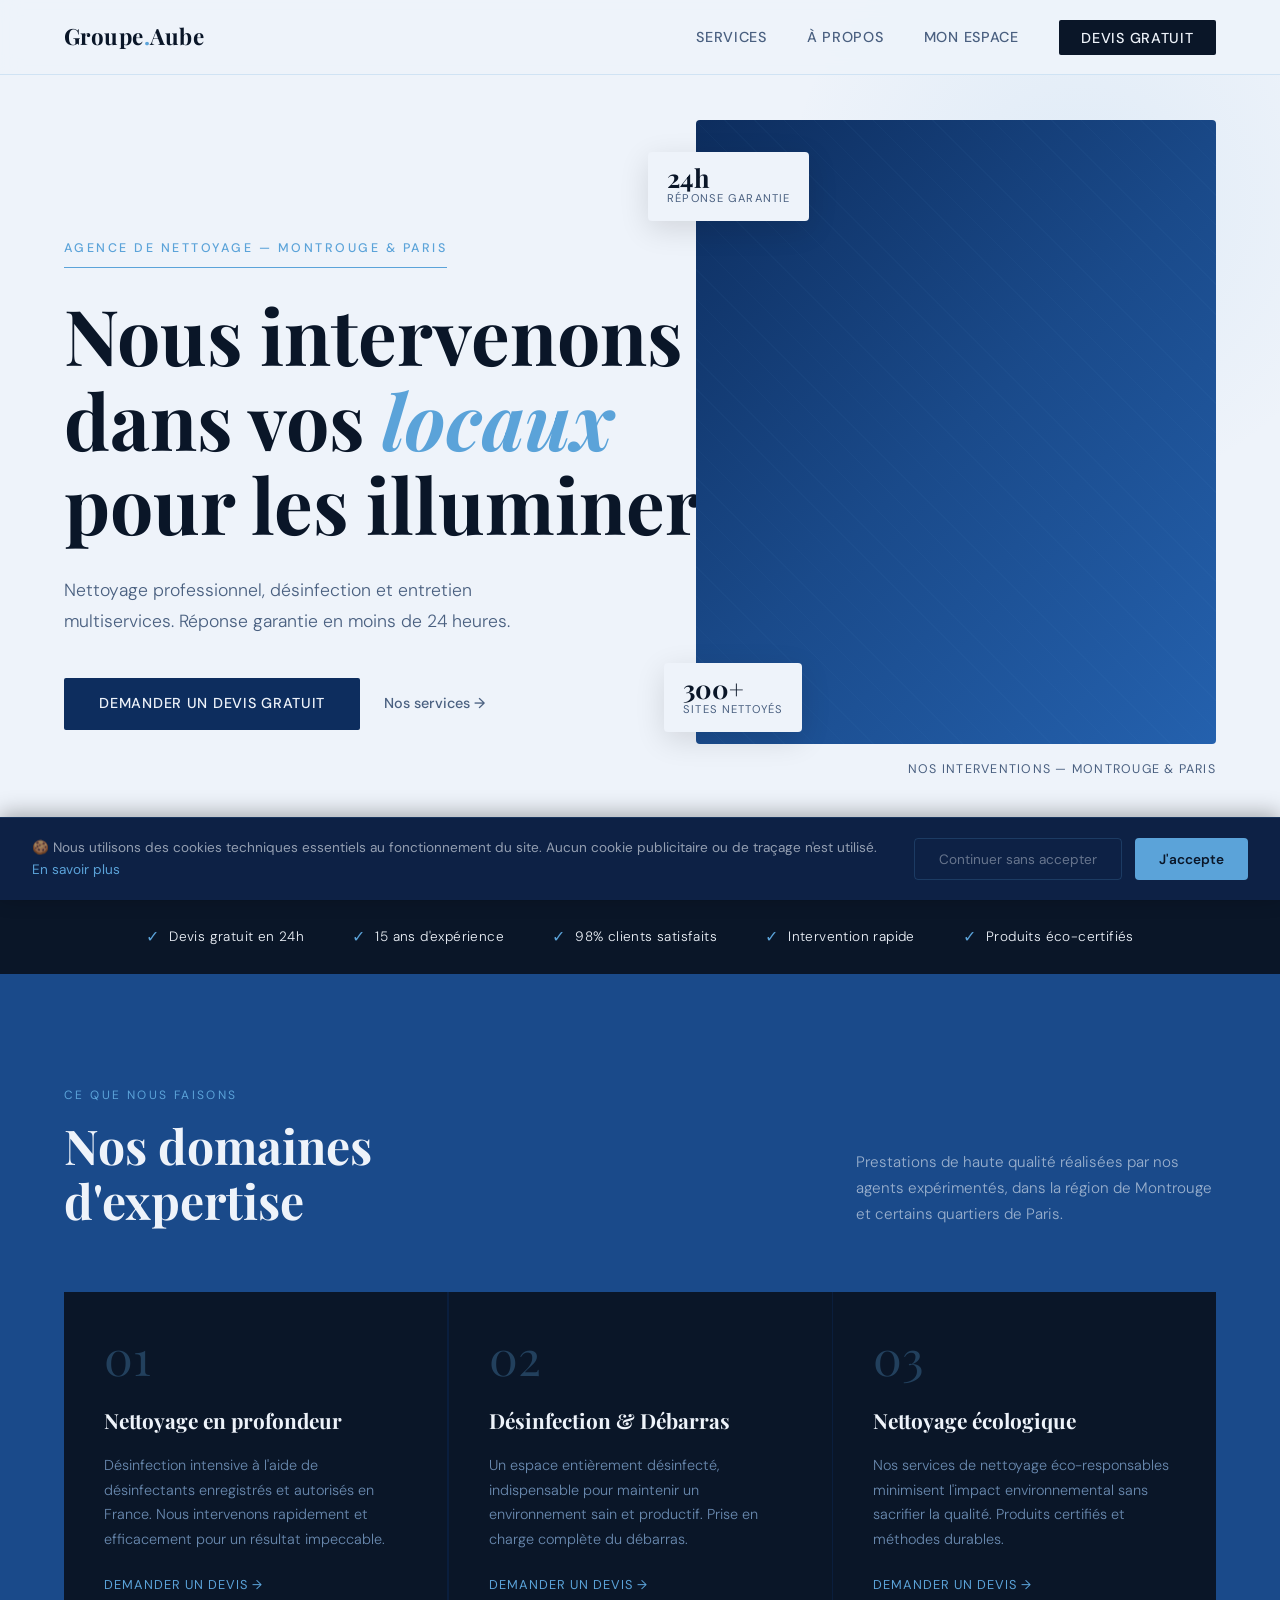
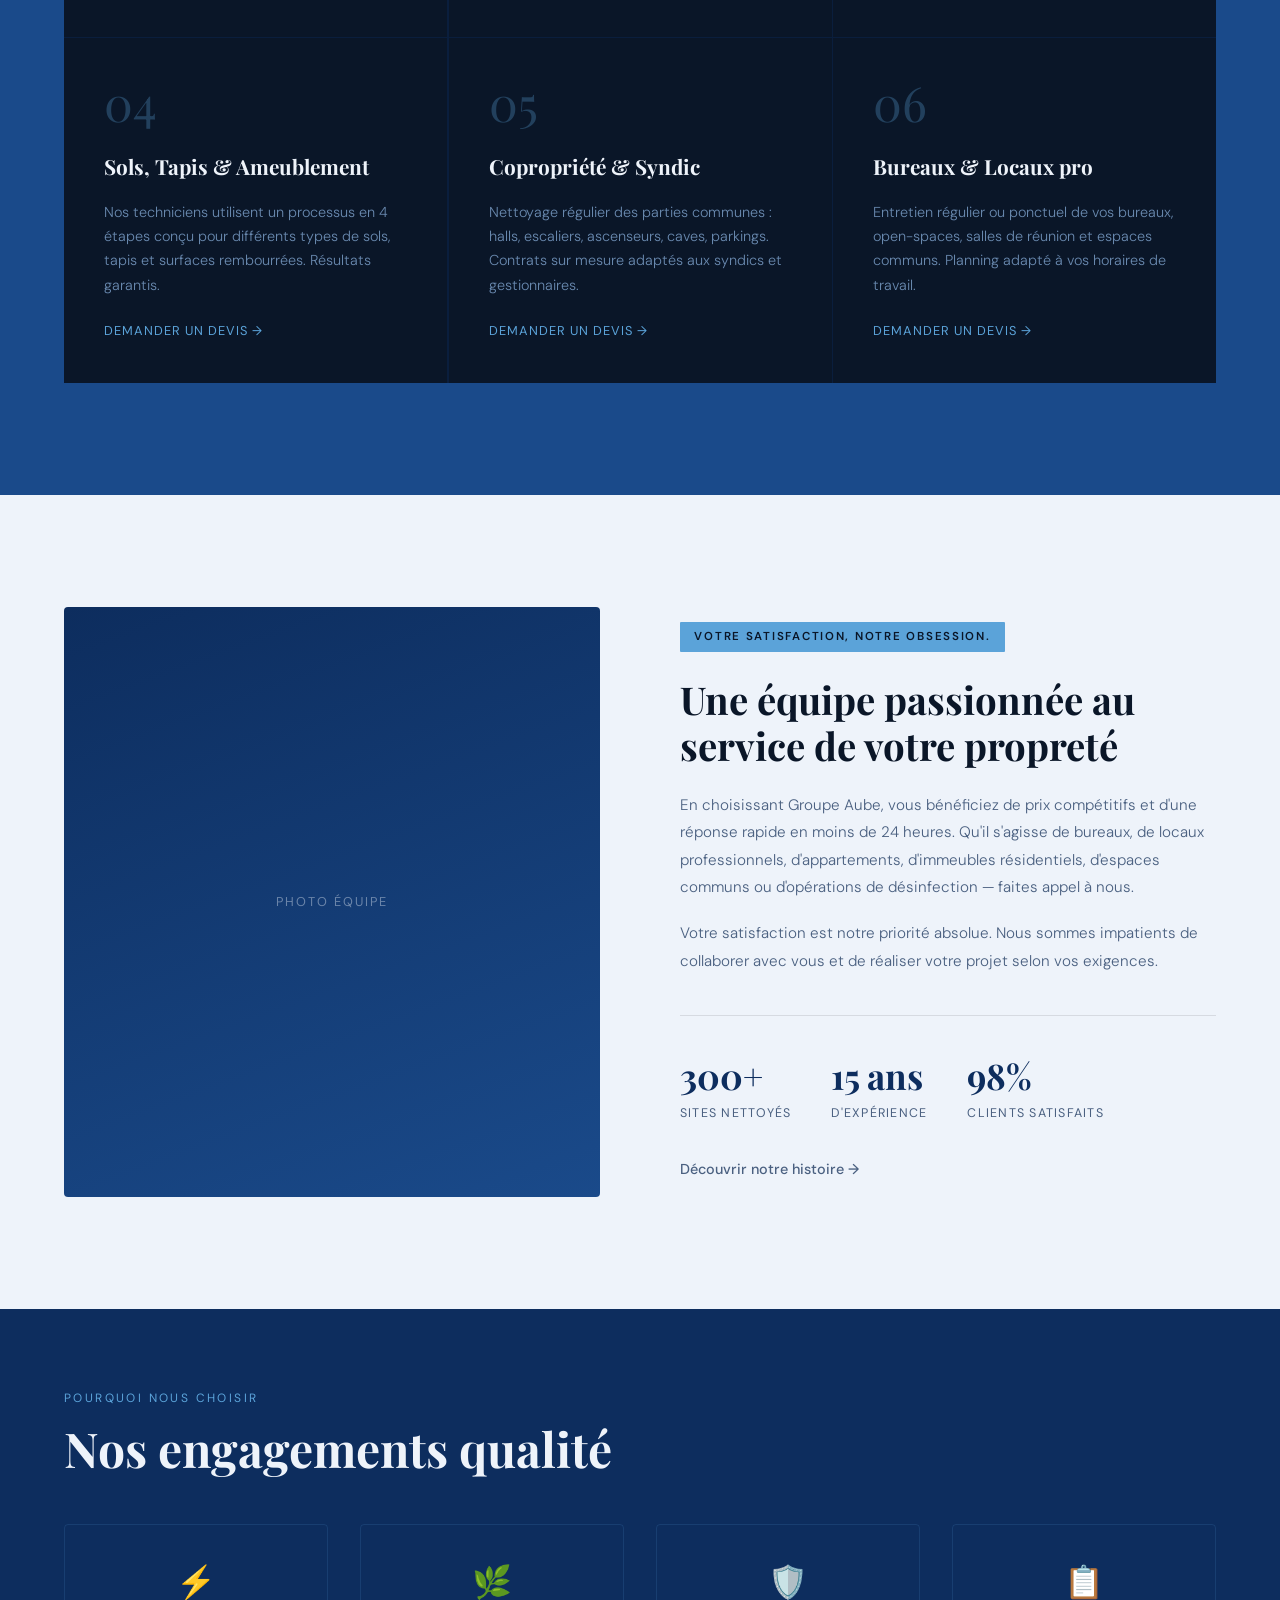
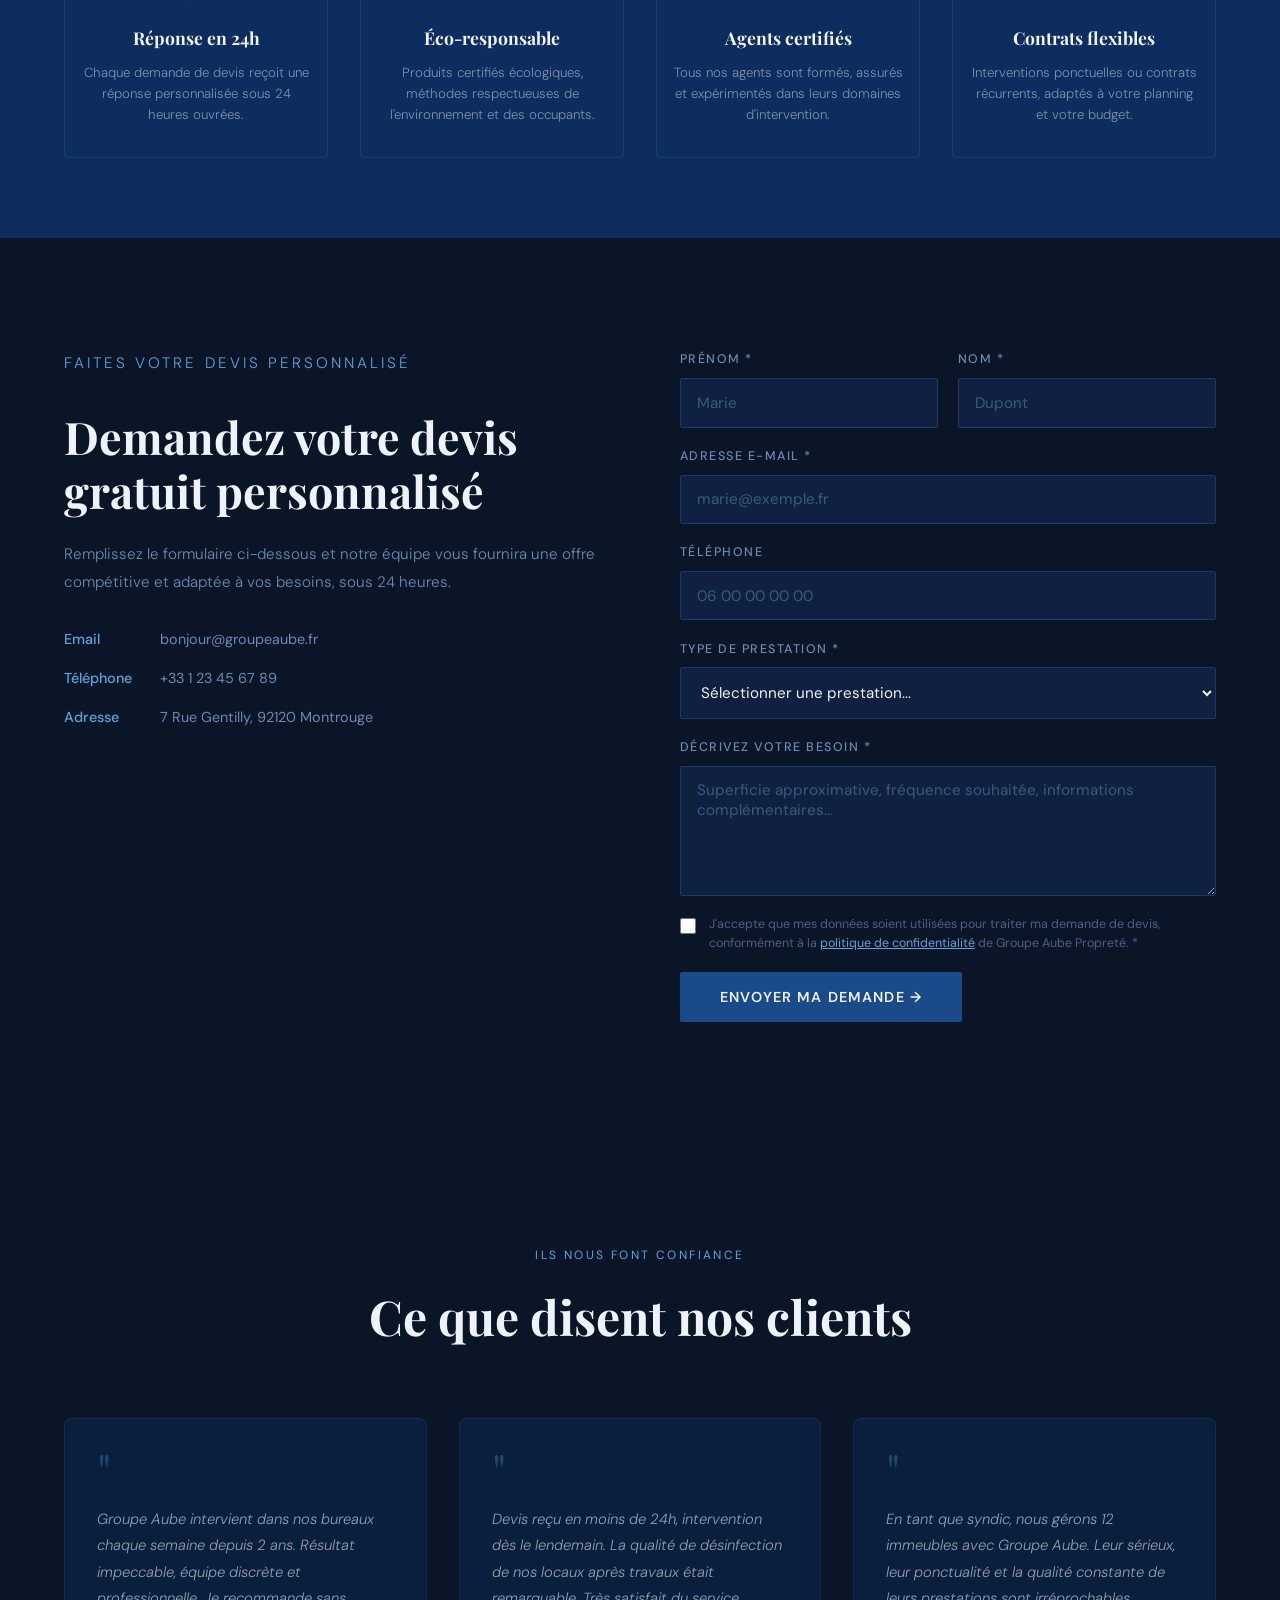
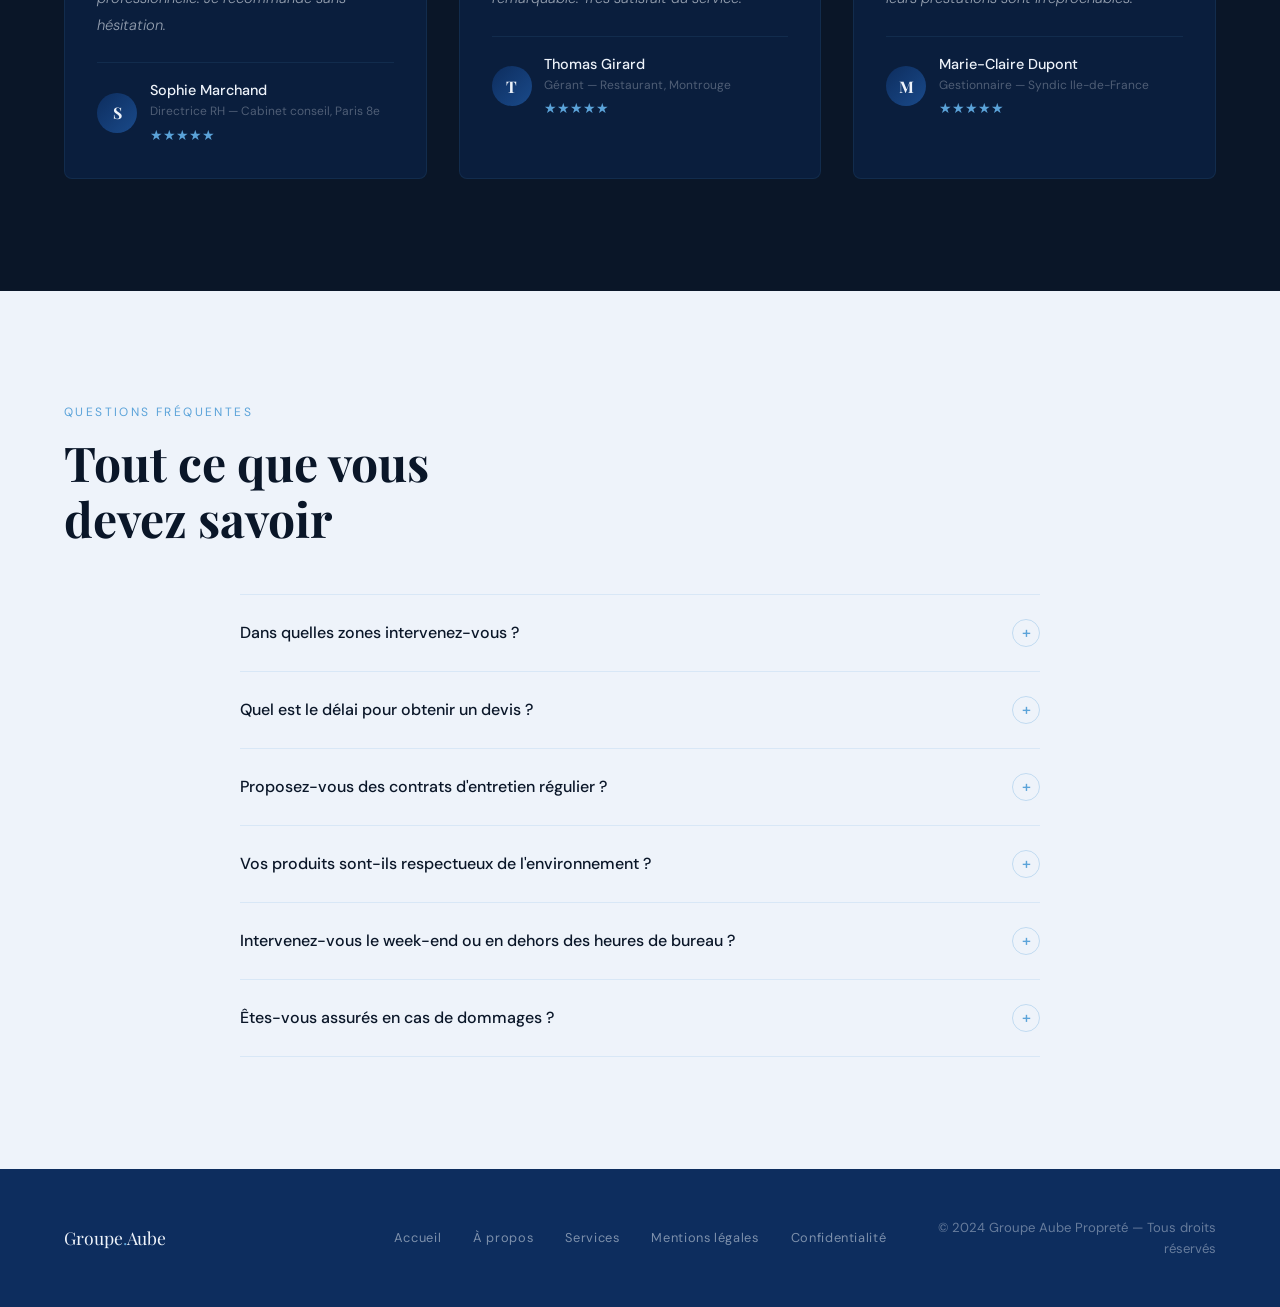
<file: index.html>
<!DOCTYPE html>
<html lang="fr">
<head>
  <meta charset="UTF-8" />
  <meta name="viewport" content="width=device-width, initial-scale=1.0"/>

  <!-- TITRE & DESCRIPTION (SEO de base) -->
  <title>Groupe Aube Propreté — Nettoyage professionnel à Montrouge & Paris</title>
  <meta name="description" content="Groupe Aube Propreté : prestations de nettoyage professionnel, désinfection et entretien pour entreprises à Montrouge et Paris. Devis gratuit en 24h."/>

  <!-- POLICE GOOGLE FONTS -->
  <link href="https://fonts.googleapis.com/css2?family=Playfair+Display:wght@400;700&family=DM+Sans:wght@300;400;500&display=swap" rel="stylesheet"/>

  <!-- FEUILLE DE STYLE EXTERNE (notre fichier CSS centralisé) -->
  <link rel="stylesheet" href="assets/css/style.css"/>

  <!-- Styles d'animation fade-in (légers, gardés ici pour clarté) -->
  <style>
    .fade-in {
      opacity: 0;
      transform: translateY(20px);
      transition: opacity 0.6s ease, transform 0.6s ease;
    }
    .fade-in.visible {
      opacity: 1;
      transform: translateY(0);
    }
  </style>
</head>
<body>

  <!-- =============================================
       NAVIGATION
  ============================================= -->
  <nav>
    <!-- Logo -->
    <a href="index.html" class="nav-logo">Groupe<span>.</span>Aube</a>

    <!-- Bouton hamburger (visible uniquement sur mobile) -->
    <button class="nav-toggle" aria-label="Ouvrir le menu" aria-expanded="false">
      <span></span>
      <span></span>
      <span></span>
    </button>

    <!-- Liens de navigation -->
    <ul class="nav-links">
      <li><a href="services.html">Services</a></li>
      <li><a href="about.html">À propos</a></li>
      <li><a href="connexion.php">Mon espace</a></li>
      <li><a href="devis-pro.php" class="nav-cta">Devis gratuit</a></li>
    </ul>
  </nav>

  <!-- =============================================
       HERO — Section d'accroche principale
  ============================================= -->
  <section class="hero" id="accueil">
    <div class="hero-content fade-in">
      <span class="hero-eyebrow">Agence de nettoyage — Montrouge & Paris</span>
      <h1>Nous intervenons<br>dans vos <em>locaux</em><br>pour les illuminer</h1>
      <p class="hero-desc">Nettoyage professionnel, désinfection et entretien multiservices. Réponse garantie en moins de 24 heures.</p>
      <div class="hero-btns">
        <a href="devis-pro.php" class="btn-primary">Demander un devis gratuit</a>
        <a href="#services" class="btn-secondary">Nos services →</a>
      </div>
    </div>

    <!-- Image/visuel à droite -->
    <div class="hero-image">
      <!-- Badge flottant haut -->
      <div class="hero-badge badge-top">
        <div class="badge-value">24h</div>
        <div class="badge-label">Réponse garantie</div>
      </div>

      <div class="image-box"></div>

      <!-- Badge flottant bas -->
      <div class="hero-badge badge-bottom">
        <div class="badge-value">300+</div>
        <div class="badge-label">Sites nettoyés</div>
      </div>

      <p class="image-caption">Nos interventions — Montrouge & Paris</p>
    </div>
  </section>

  <!-- =============================================
       BANDEAU DE CONFIANCE
       (Conversion : rassure le visiteur immédiatement)
  ============================================= -->
  <div class="trust-bar">
    <div class="trust-item">
      <span class="trust-icon">✓</span>
      Devis gratuit en 24h
    </div>
    <div class="trust-item">
      <span class="trust-icon">✓</span>
      15 ans d'expérience
    </div>
    <div class="trust-item">
      <span class="trust-icon">✓</span>
      98% clients satisfaits
    </div>
    <div class="trust-item">
      <span class="trust-icon">✓</span>
      Intervention rapide
    </div>
    <div class="trust-item">
      <span class="trust-icon">✓</span>
      Produits éco-certifiés
    </div>
  </div>

  <!-- =============================================
       SERVICES
  ============================================= -->
  <section class="services" id="services">
    <div class="section-header">
      <div>
        <p class="section-label">Ce que nous faisons</p>
        <h2 class="section-title">Nos domaines<br>d'expertise</h2>
      </div>
      <p class="section-desc">Prestations de haute qualité réalisées par nos agents expérimentés, dans la région de Montrouge et certains quartiers de Paris.</p>
    </div>

    <div class="services-grid">

      <div class="service-card fade-in">
        <div class="service-number">01</div>
        <h3>Nettoyage en profondeur</h3>
        <p>Désinfection intensive à l'aide de désinfectants enregistrés et autorisés en France. Nous intervenons rapidement et efficacement pour un résultat impeccable.</p>
        <a href="#contact" class="service-link">Demander un devis →</a>
      </div>

      <div class="service-card fade-in">
        <div class="service-number">02</div>
        <h3>Désinfection & Débarras</h3>
        <p>Un espace entièrement désinfecté, indispensable pour maintenir un environnement sain et productif. Prise en charge complète du débarras.</p>
        <a href="#contact" class="service-link">Demander un devis →</a>
      </div>

      <div class="service-card fade-in">
        <div class="service-number">03</div>
        <h3>Nettoyage écologique</h3>
        <p>Nos services de nettoyage éco-responsables minimisent l'impact environnemental sans sacrifier la qualité. Produits certifiés et méthodes durables.</p>
        <a href="#contact" class="service-link">Demander un devis →</a>
      </div>

      <div class="service-card fade-in">
        <div class="service-number">04</div>
        <h3>Sols, Tapis & Ameublement</h3>
        <p>Nos techniciens utilisent un processus en 4 étapes conçu pour différents types de sols, tapis et surfaces rembourrées. Résultats garantis.</p>
        <a href="#contact" class="service-link">Demander un devis →</a>
      </div>

      <div class="service-card fade-in">
        <div class="service-number">05</div>
        <h3>Copropriété & Syndic</h3>
        <p>Nettoyage régulier des parties communes : halls, escaliers, ascenseurs, caves, parkings. Contrats sur mesure adaptés aux syndics et gestionnaires.</p>
        <a href="#contact" class="service-link">Demander un devis →</a>
      </div>

      <div class="service-card fade-in">
        <div class="service-number">06</div>
        <h3>Bureaux & Locaux pro</h3>
        <p>Entretien régulier ou ponctuel de vos bureaux, open-spaces, salles de réunion et espaces communs. Planning adapté à vos horaires de travail.</p>
        <a href="#contact" class="service-link">Demander un devis →</a>
      </div>

    </div>
  </section>

  <!-- =============================================
       À PROPOS — Résumé sur la page d'accueil
  ============================================= -->
  <section class="about" id="about">
    <div class="about-image fade-in">
      <div class="img-wrapper"></div>
    </div>
    <div class="about-text fade-in">
      <span class="about-tag">Votre satisfaction, notre obsession.</span>
      <h2>Une équipe passionnée au service de votre propreté</h2>
      <p>En choisissant Groupe Aube, vous bénéficiez de prix compétitifs et d'une réponse rapide en moins de 24 heures. Qu'il s'agisse de bureaux, de locaux professionnels, d'appartements, d'immeubles résidentiels, d'espaces communs ou d'opérations de désinfection — faites appel à nous.</p>
      <p>Votre satisfaction est notre priorité absolue. Nous sommes impatients de collaborer avec vous et de réaliser votre projet selon vos exigences.</p>
      <div class="about-stats">
        <div>
          <div class="stat-value">300+</div>
          <div class="stat-label">Sites nettoyés</div>
        </div>
        <div>
          <div class="stat-value">15 ans</div>
          <div class="stat-label">D'expérience</div>
        </div>
        <div>
          <div class="stat-value">98%</div>
          <div class="stat-label">Clients satisfaits</div>
        </div>
      </div>
      <div style="margin-top: 2rem;">
        <a href="about.html" class="btn-secondary">Découvrir notre histoire →</a>
      </div>
    </div>
  </section>

  <!-- =============================================
       RÉASSURANCE — Bloc de conversion
       (Pourquoi nous choisir ?)
  ============================================= -->
  <section class="reassurance">
    <div class="section-header" style="color: var(--creme); margin-bottom: 3rem;">
      <div>
        <span class="section-label">Pourquoi nous choisir</span>
        <h2 class="section-title">Nos engagements qualité</h2>
      </div>
    </div>
    <div class="reassurance-grid">
      <div class="reassurance-item fade-in">
        <span class="reassurance-icon">⚡</span>
        <h3>Réponse en 24h</h3>
        <p>Chaque demande de devis reçoit une réponse personnalisée sous 24 heures ouvrées.</p>
      </div>
      <div class="reassurance-item fade-in">
        <span class="reassurance-icon">🌿</span>
        <h3>Éco-responsable</h3>
        <p>Produits certifiés écologiques, méthodes respectueuses de l'environnement et des occupants.</p>
      </div>
      <div class="reassurance-item fade-in">
        <span class="reassurance-icon">🛡️</span>
        <h3>Agents certifiés</h3>
        <p>Tous nos agents sont formés, assurés et expérimentés dans leurs domaines d'intervention.</p>
      </div>
      <div class="reassurance-item fade-in">
        <span class="reassurance-icon">📋</span>
        <h3>Contrats flexibles</h3>
        <p>Interventions ponctuelles ou contrats récurrents, adaptés à votre planning et votre budget.</p>
      </div>
    </div>
  </section>

  <!-- =============================================
       CONTACT — Formulaire de devis
  ============================================= -->
  <section class="contact" id="contact">
    <div class="contact-info fade-in">
      <p class="section-label">Faites votre devis personnalisé</p>
      <h2>Demandez votre devis gratuit personnalisé</h2>
      <p>Remplissez le formulaire ci-dessous et notre équipe vous fournira une offre compétitive et adaptée à vos besoins, sous 24 heures.</p>
      <div class="contact-details">
        <div class="contact-item">
          <strong>Email</strong>
          bonjour@groupeaube.fr
        </div>
        <div class="contact-item">
          <strong>Téléphone</strong>
          +33 1 23 45 67 89
        </div>
        <div class="contact-item">
          <strong>Adresse</strong>
          7 Rue Gentilly, 92120 Montrouge
        </div>
      </div>
    </div>

    <form class="contact-form fade-in"
          action="https://formsubmit.co/djeunyhean@gmail.com"
          method="POST">

      <!-- Options Formsubmit.co -->
      <input type="hidden" name="_captcha" value="false"/>
      <input type="hidden" name="_subject" value="Nouveau devis — Groupe Aube Propreté"/>
      <input type="hidden" name="_next" value="merci.html"/>

      <div class="form-row">
        <div class="form-group">
          <label for="prenom">Prénom *</label>
          <input type="text" id="prenom" name="prenom" placeholder="Marie" required/>
        </div>
        <div class="form-group">
          <label for="nom">Nom *</label>
          <input type="text" id="nom" name="nom" placeholder="Dupont" required/>
        </div>
      </div>

      <div class="form-group">
        <label for="email">Adresse e-mail *</label>
        <input type="email" id="email" name="email" placeholder="marie@exemple.fr" required/>
      </div>

      <div class="form-group">
        <label for="telephone">Téléphone</label>
        <input type="tel" id="telephone" name="telephone" placeholder="06 00 00 00 00"/>
      </div>

      <div class="form-group">
        <label for="sujet">Type de prestation *</label>
        <select id="sujet" name="sujet" required>
          <option value="">Sélectionner une prestation...</option>
          <option value="nettoyage-profondeur">Nettoyage en profondeur</option>
          <option value="desinfection">Désinfection</option>
          <option value="debarras">Débarras</option>
          <option value="sols-tapis">Nettoyage de Sols, Tapis et Ameublement</option>
          <option value="copropriete">Copropriété & Syndic</option>
          <option value="bureaux">Bureaux & Locaux professionnels</option>
          <option value="autre">Autre demande</option>
        </select>
      </div>

      <div class="form-group">
        <label for="message">Décrivez votre besoin *</label>
        <textarea id="message" name="message" placeholder="Superficie approximative, fréquence souhaitée, informations complémentaires..." required></textarea>
      </div>

      <!-- Case RGPD — obligatoire -->
      <div class="rgpd-group">
        <input type="checkbox" id="rgpd" name="rgpd" required/>
        <label for="rgpd">
          J'accepte que mes données soient utilisées pour traiter ma demande de devis, conformément à la
          <a href="#">politique de confidentialité</a> de Groupe Aube Propreté. *
        </label>
      </div>

      <button type="submit" class="btn-submit">Envoyer ma demande →</button>
    </form>
  </section>


  <!-- =============================================
       TÉMOIGNAGES CLIENTS
  ============================================= -->
  <section class="temoignages fade-in">
    <div class="temoignages-header">
      <span class="section-label">Ils nous font confiance</span>
      <h2>Ce que disent nos clients</h2>
    </div>
    <div class="temoignages-grid">

      <div class="temoignage-card fade-in">
        <div class="temoignage-quote">"</div>
        <p class="temoignage-texte">Groupe Aube intervient dans nos bureaux chaque semaine depuis 2 ans. Résultat impeccable, équipe discrète et professionnelle. Je recommande sans hésitation.</p>
        <div class="temoignage-auteur">
          <div class="temoignage-avatar">S</div>
          <div>
            <div class="temoignage-nom">Sophie Marchand</div>
            <div class="temoignage-poste">Directrice RH — Cabinet conseil, Paris 8e</div>
            <div class="temoignage-etoiles">★★★★★</div>
          </div>
        </div>
      </div>

      <div class="temoignage-card fade-in">
        <div class="temoignage-quote">"</div>
        <p class="temoignage-texte">Devis reçu en moins de 24h, intervention dès le lendemain. La qualité de désinfection de nos locaux après travaux était remarquable. Très satisfait du service.</p>
        <div class="temoignage-auteur">
          <div class="temoignage-avatar">T</div>
          <div>
            <div class="temoignage-nom">Thomas Girard</div>
            <div class="temoignage-poste">Gérant — Restaurant, Montrouge</div>
            <div class="temoignage-etoiles">★★★★★</div>
          </div>
        </div>
      </div>

      <div class="temoignage-card fade-in">
        <div class="temoignage-quote">"</div>
        <p class="temoignage-texte">En tant que syndic, nous gérons 12 immeubles avec Groupe Aube. Leur sérieux, leur ponctualité et la qualité constante de leurs prestations sont irréprochables.</p>
        <div class="temoignage-auteur">
          <div class="temoignage-avatar">M</div>
          <div>
            <div class="temoignage-nom">Marie-Claire Dupont</div>
            <div class="temoignage-poste">Gestionnaire — Syndic Ile-de-France</div>
            <div class="temoignage-etoiles">★★★★★</div>
          </div>
        </div>
      </div>

    </div>
  </section>

  <!-- =============================================
       FAQ INTERACTIVE
  ============================================= -->
  <section class="faq-section fade-in">
    <div class="section-header">
      <div>
        <span class="section-label">Questions fréquentes</span>
        <h2 class="section-title">Tout ce que vous<br>devez savoir</h2>
      </div>
    </div>
    <div class="faq-list">

      <div class="faq-item">
        <button class="faq-question">
          Dans quelles zones intervenez-vous ?
          <span class="faq-icon">+</span>
        </button>
        <div class="faq-answer">
          <div class="faq-answer-inner">
            Nous intervenons principalement à Montrouge et dans les arrondissements parisiens limitrophes (13e, 14e, 15e). Nous couvrons également les communes du Val-de-Marne et des Hauts-de-Seine. Contactez-nous pour vérifier votre zone.
          </div>
        </div>
      </div>

      <div class="faq-item">
        <button class="faq-question">
          Quel est le délai pour obtenir un devis ?
          <span class="faq-icon">+</span>
        </button>
        <div class="faq-answer">
          <div class="faq-answer-inner">
            Notre engagement : réponse sous 24 heures ouvrées. Pour les demandes urgentes, n'hésitez pas à nous appeler directement au +33 1 23 45 67 89. Nous faisons le maximum pour intervenir rapidement.
          </div>
        </div>
      </div>

      <div class="faq-item">
        <button class="faq-question">
          Proposez-vous des contrats d'entretien régulier ?
          <span class="faq-icon">+</span>
        </button>
        <div class="faq-answer">
          <div class="faq-answer-inner">
            Oui, nous proposons des contrats hebdomadaires, bimensuels et mensuels adaptés à vos besoins. Les contrats annuels bénéficient d'une réduction pouvant aller jusqu'à 30% par rapport au tarif ponctuel.
          </div>
        </div>
      </div>

      <div class="faq-item">
        <button class="faq-question">
          Vos produits sont-ils respectueux de l'environnement ?
          <span class="faq-icon">+</span>
        </button>
        <div class="faq-answer">
          <div class="faq-answer-inner">
            Absolument. Nous utilisons exclusivement des produits certifiés Écolabel européen, biodégradables et non toxiques. Notre engagement écologique est au cœur de notre démarche, sans compromis sur l'efficacité.
          </div>
        </div>
      </div>

      <div class="faq-item">
        <button class="faq-question">
          Intervenez-vous le week-end ou en dehors des heures de bureau ?
          <span class="faq-icon">+</span>
        </button>
        <div class="faq-answer">
          <div class="faq-answer-inner">
            Oui, nous nous adaptons à vos contraintes. Nous pouvons intervenir tôt le matin avant l'ouverture, en soirée ou le week-end pour ne pas perturber votre activité. Ces créneaux font l'objet d'un tarif spécifique.
          </div>
        </div>
      </div>

      <div class="faq-item">
        <button class="faq-question">
          Êtes-vous assurés en cas de dommages ?
          <span class="faq-icon">+</span>
        </button>
        <div class="faq-answer">
          <div class="faq-answer-inner">
            Tous nos agents sont couverts par une assurance responsabilité civile professionnelle. En cas de dommage exceptionnel lors d'une intervention, notre assurance prend en charge les réparations. Nous travaillons avec la plus grande rigueur pour éviter tout incident.
          </div>
        </div>
      </div>

    </div>
  </section>

  <!-- Bouton retour en haut -->
  <button class="scroll-top-btn" aria-label="Retour en haut">↑</button>

  <!-- =============================================
       FOOTER
  ============================================= -->
  <footer>
    <span class="footer-logo">Groupe<span>.</span>Aube</span>
    <ul class="footer-links">
      <li><a href="index.html">Accueil</a></li>
      <li><a href="about.html">À propos</a></li>
      <li><a href="#services">Services</a></li>
      <li><a href="mentions-legales.html">Mentions légales</a></li>
      <li><a href="politique-confidentialite.html">Confidentialité</a></li>
    </ul>
    <span class="footer-copy">© 2024 Groupe Aube Propreté — Tous droits réservés</span>
  </footer>

  <!-- SCRIPT JAVASCRIPT EXTERNE -->
  <script src="assets/js/main.js"></script>

  <!-- BANNIÈRE COOKIES RGPD -->
<div class="cookie-banner" id="cookie-banner">
  <div class="cookie-banner-text">
    <p>
      🍪 Nous utilisons des cookies techniques essentiels au fonctionnement du site.
      Aucun cookie publicitaire ou de traçage n'est utilisé.
      <a href="politique-confidentialite.html">En savoir plus</a>
    </p>
  </div>
  <div class="cookie-banner-btns">
    <button class="cookie-btn-refuse" onclick="refuserCookies()">Continuer sans accepter</button>
    <button class="cookie-btn-accept" onclick="accepterCookies()">J'accepte</button>
  </div>
</div>

</body>
</html>
</file>
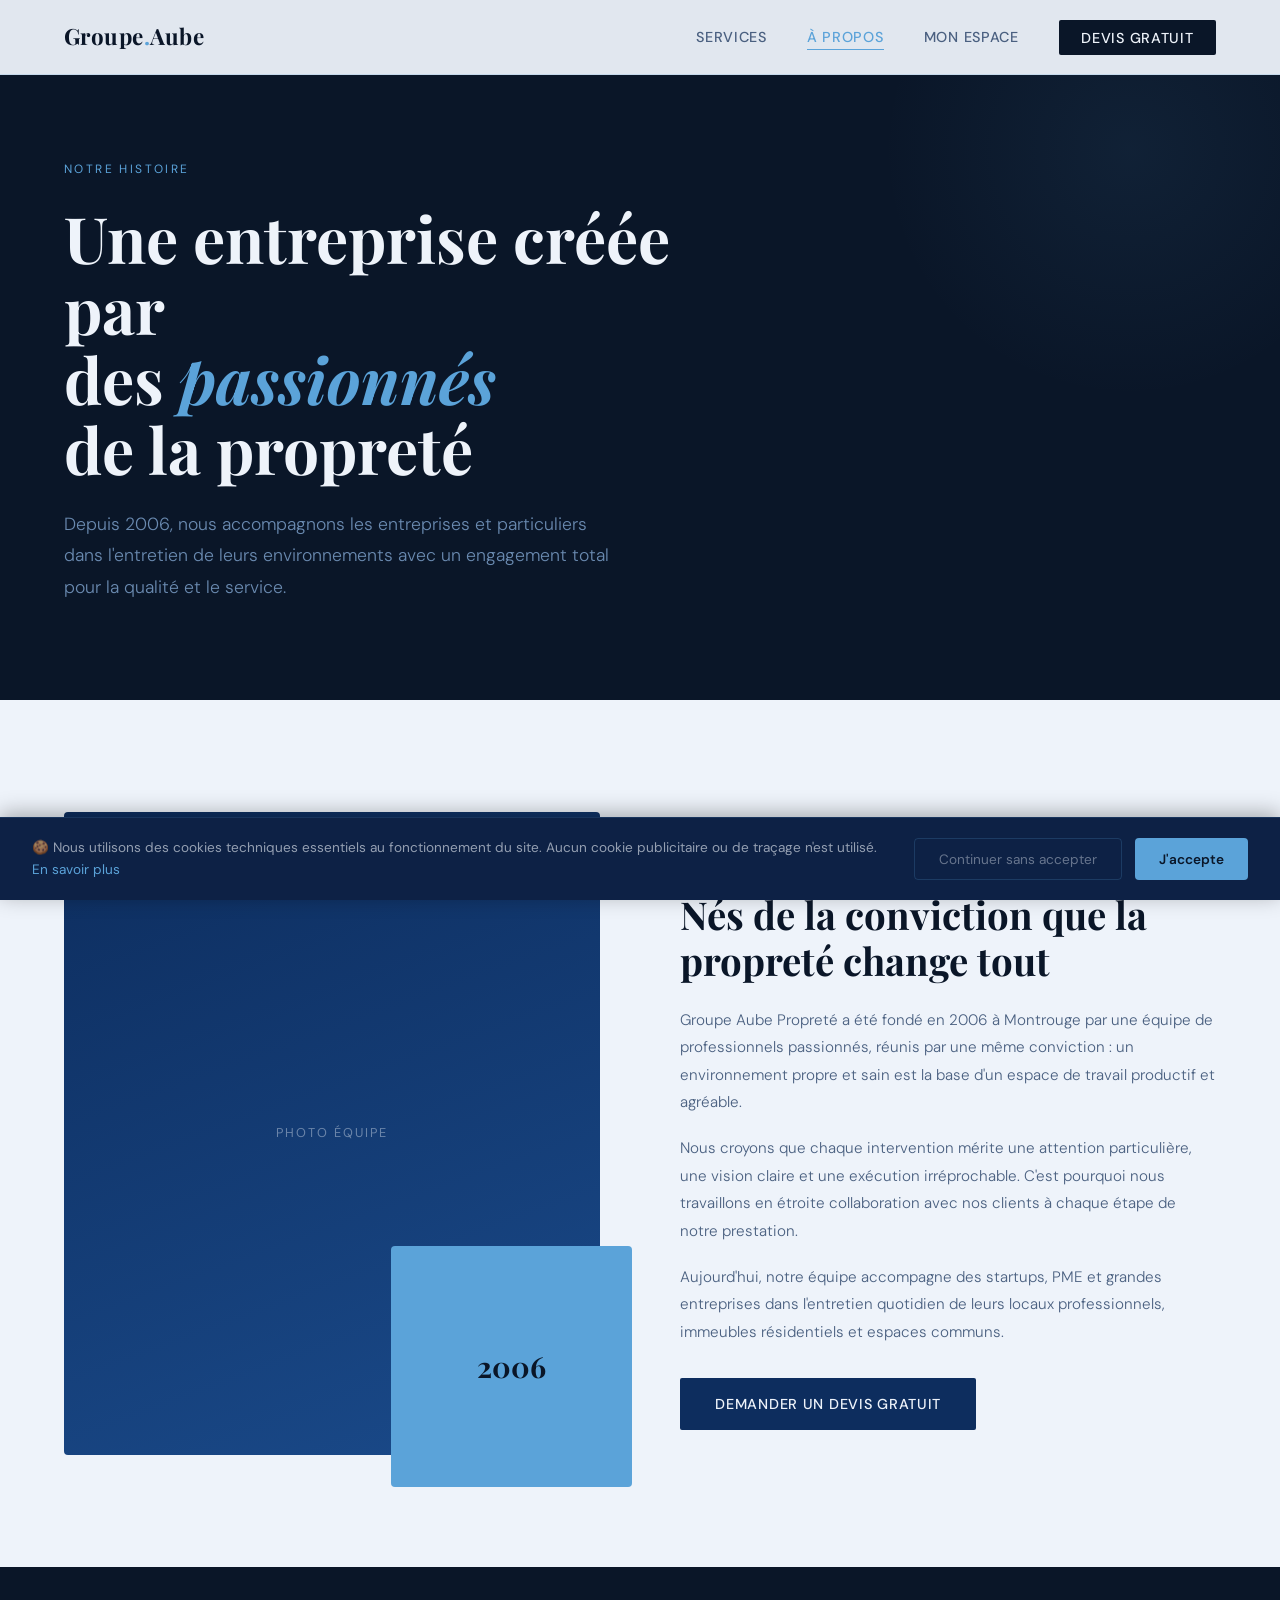
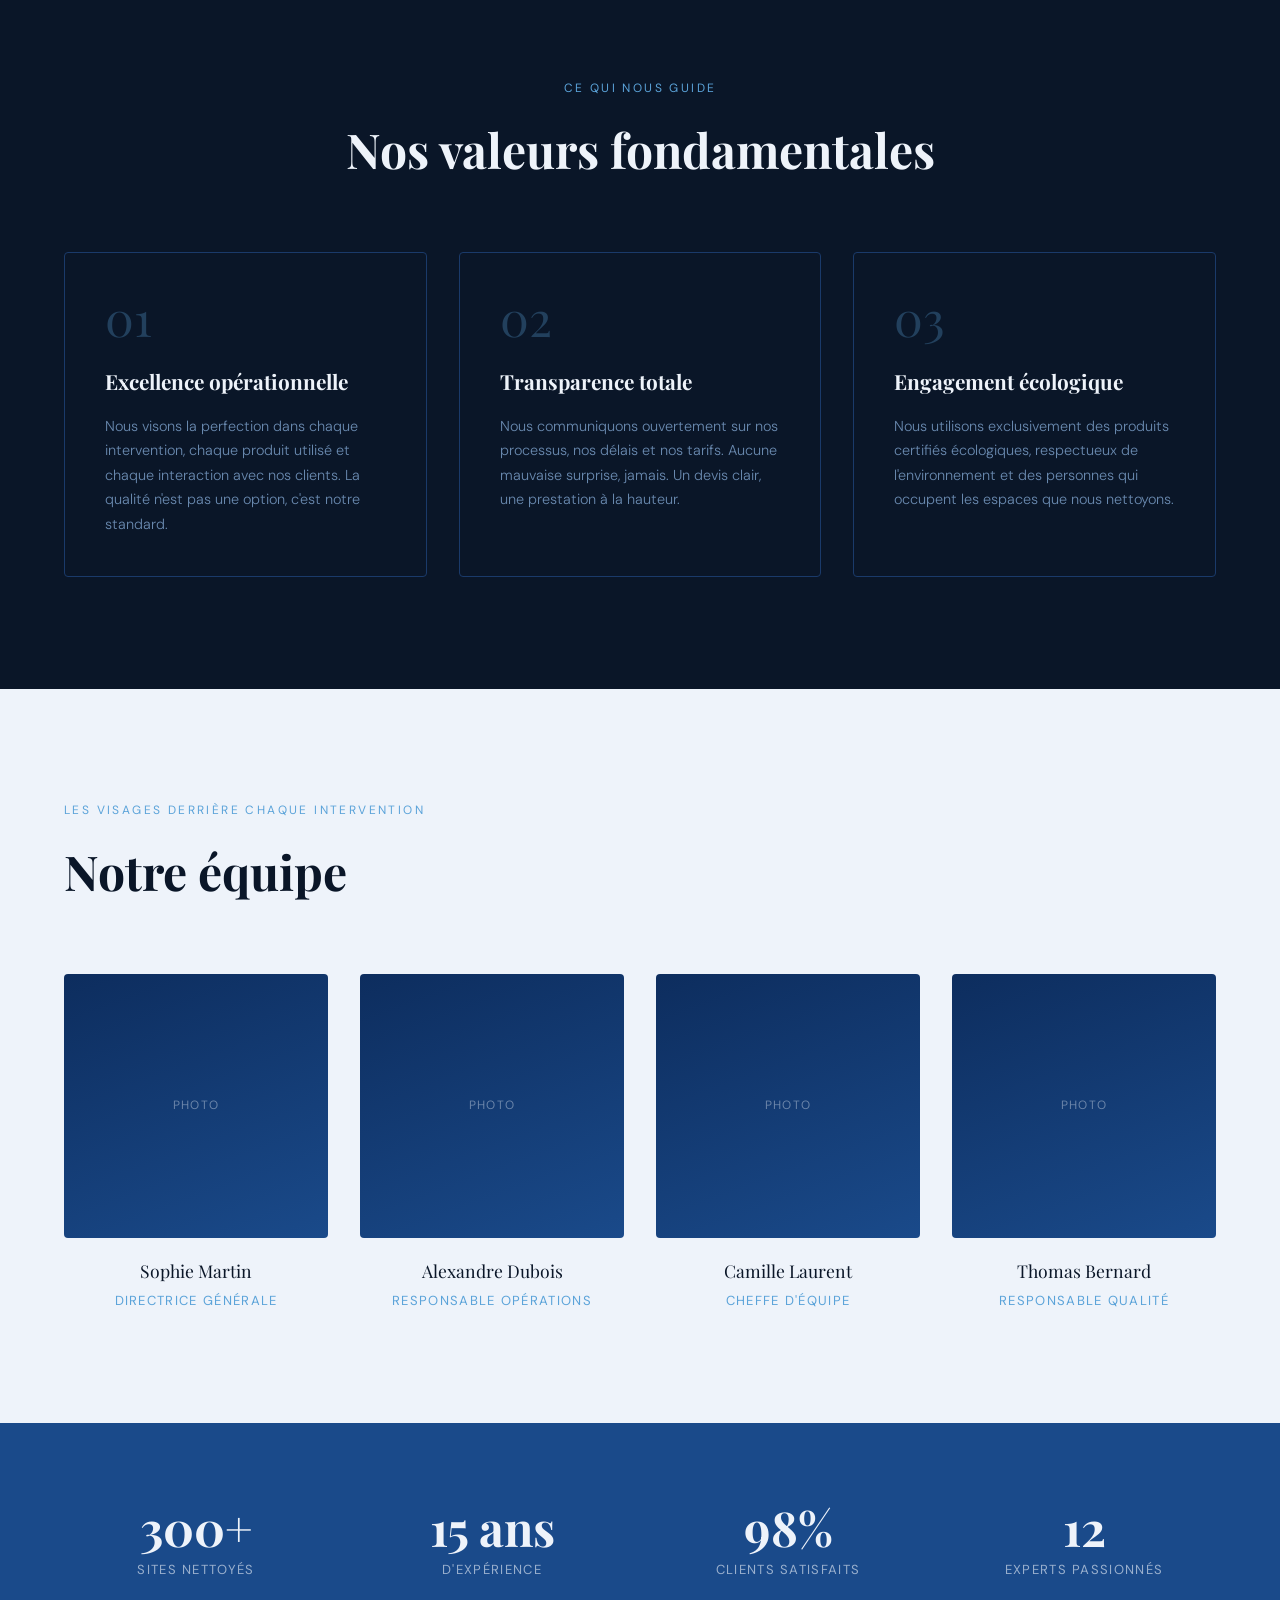
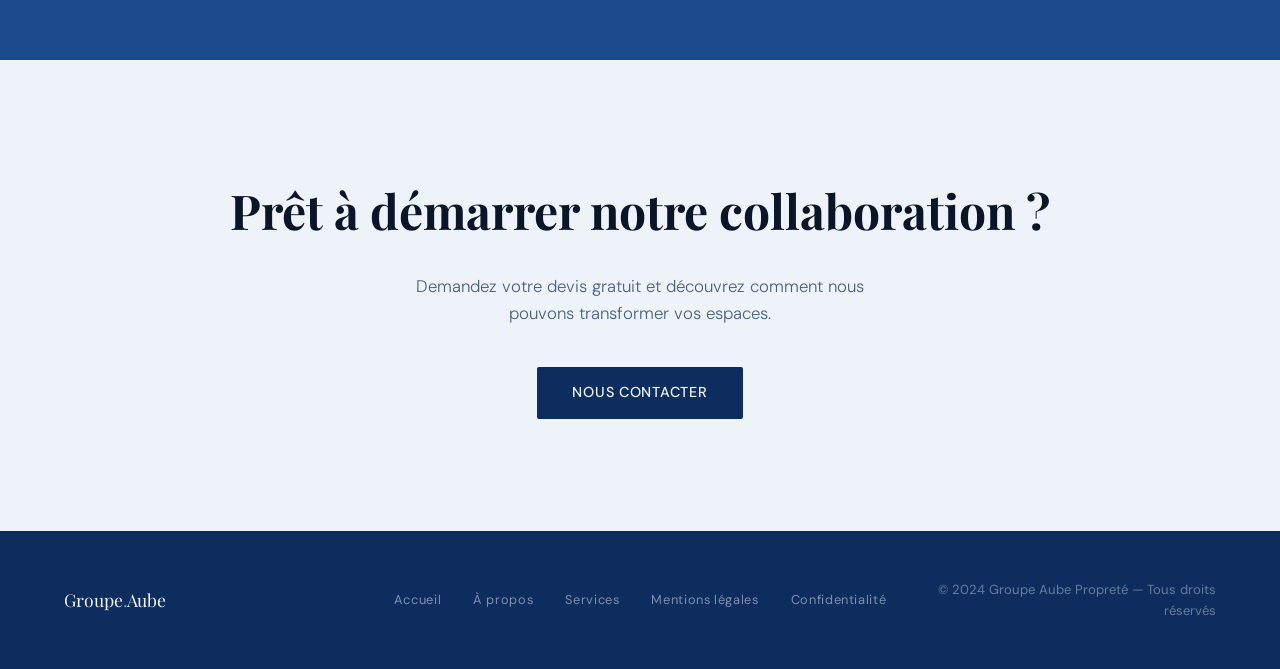
<file: about.html>
<!DOCTYPE html>
<html lang="fr">
<head>
  <meta charset="UTF-8" />
  <meta name="viewport" content="width=device-width, initial-scale=1.0"/>
  <title>À propos — Groupe Aube Propreté</title>
  <meta name="description" content="Découvrez l'histoire, les valeurs et l'équipe de Groupe Aube Propreté, spécialiste du nettoyage professionnel depuis 2006 à Montrouge et Paris."/>
  <!-- SEO avancé -->
  <meta name="robots" content="index, follow"/>
  <meta name="author" content="Groupe Aube Propreté"/>
  <meta property="og:title" content="Groupe Aube Propreté — Nettoyage professionnel Paris & Montrouge"/>
  <meta property="og:description" content="Prestations de nettoyage professionnel, désinfection et entretien. Devis gratuit en 24h."/>
  <meta name="robots" content="index, follow"/>
  <meta name="author" content="Groupe Aube Propreté"/>
  <meta property="og:title" content="À propos — Groupe Aube Propreté"/>
  <meta property="og:description" content="Découvrez l'histoire et les valeurs de Groupe Aube Propreté depuis 2006."/>
  <meta property="og:type" content="website"/>
  <link rel="canonical" href="https://groupeaube.fr/about.html"/>
  <meta property="og:type" content="website"/>
<link rel="canonical" href="https://groupeaube.fr/"/>
  <link href="https://fonts.googleapis.com/css2?family=Playfair+Display:wght@400;700&family=DM+Sans:wght@300;400;500&display=swap" rel="stylesheet"/>
  <link rel="stylesheet" href="assets/css/style.css"/>
  <style>
    .fade-in {
      opacity: 0;
      transform: translateY(20px);
      transition: opacity 0.6s ease, transform 0.6s ease;
    }
    .fade-in.visible {
      opacity: 1;
      transform: translateY(0);
    }
  </style>
</head>
<body>

  <!-- NAVIGATION -->
  <nav>
    <a href="index.html" class="nav-logo">Groupe<span>.</span>Aube</a>
    <button class="nav-toggle" aria-label="Ouvrir le menu" aria-expanded="false">
      <span></span>
      <span></span>
      <span></span>
    </button>
    <ul class="nav-links">
      <li><a href="index.html#services">Services</a></li>
      <li><a href="about.html" class="active">À propos</a></li>
      <li><a href="connexion.php">Mon espace</a></li>
      <li><a href="devis-pro.php" class="nav-cta">Devis gratuit</a></li>
    </ul>
  </nav>

  <!-- HERO -->
  <section class="page-hero">
    <span class="page-hero-label">Notre histoire</span>
    <h1>Une entreprise créée par<br>des <em>passionnés</em><br>de la propreté</h1>
    <p>Depuis 2006, nous accompagnons les entreprises et particuliers dans l'entretien de leurs environnements avec un engagement total pour la qualité et le service.</p>
  </section>

  <!-- NOTRE HISTOIRE -->
  <section class="histoire">
    <div class="histoire-image fade-in">
      <div class="img-main"></div>
      <div class="img-accent"></div>
    </div>
    <div class="histoire-texte fade-in">
      <span class="histoire-tag">Qui sommes-nous</span>
      <h2>Nés de la conviction que la propreté change tout</h2>
      <p>Groupe Aube Propreté a été fondé en 2006 à Montrouge par une équipe de professionnels passionnés, réunis par une même conviction : un environnement propre et sain est la base d'un espace de travail productif et agréable.</p>
      <p>Nous croyons que chaque intervention mérite une attention particulière, une vision claire et une exécution irréprochable. C'est pourquoi nous travaillons en étroite collaboration avec nos clients à chaque étape de notre prestation.</p>
      <p>Aujourd'hui, notre équipe accompagne des startups, PME et grandes entreprises dans l'entretien quotidien de leurs locaux professionnels, immeubles résidentiels et espaces communs.</p>
      <div style="margin-top: 2rem;">
        <a href="index.html#contact" class="btn-primary">Demander un devis gratuit</a>
      </div>
    </div>
  </section>

  <!-- VALEURS -->
  <section class="valeurs">
    <div class="valeurs-header">
      <span class="section-label">Ce qui nous guide</span>
      <h2>Nos valeurs fondamentales</h2>
    </div>
    <div class="valeurs-grid">
      <div class="valeur-card fade-in">
        <div class="valeur-number">01</div>
        <h3>Excellence opérationnelle</h3>
        <p>Nous visons la perfection dans chaque intervention, chaque produit utilisé et chaque interaction avec nos clients. La qualité n'est pas une option, c'est notre standard.</p>
      </div>
      <div class="valeur-card fade-in">
        <div class="valeur-number">02</div>
        <h3>Transparence totale</h3>
        <p>Nous communiquons ouvertement sur nos processus, nos délais et nos tarifs. Aucune mauvaise surprise, jamais. Un devis clair, une prestation à la hauteur.</p>
      </div>
      <div class="valeur-card fade-in">
        <div class="valeur-number">03</div>
        <h3>Engagement écologique</h3>
        <p>Nous utilisons exclusivement des produits certifiés écologiques, respectueux de l'environnement et des personnes qui occupent les espaces que nous nettoyons.</p>
      </div>
    </div>
  </section>

  <!-- ÉQUIPE -->
  <section class="equipe">
    <div class="equipe-header">
      <span class="section-label">Les visages derrière chaque intervention</span>
      <h2>Notre équipe</h2>
    </div>
    <div class="equipe-grid">
      <div class="membre-card fade-in">
        <div class="membre-photo"></div>
        <div class="membre-nom">Sophie Martin</div>
        <div class="membre-role">Directrice Générale</div>
      </div>
      <div class="membre-card fade-in">
        <div class="membre-photo"></div>
        <div class="membre-nom">Alexandre Dubois</div>
        <div class="membre-role">Responsable Opérations</div>
      </div>
      <div class="membre-card fade-in">
        <div class="membre-photo"></div>
        <div class="membre-nom">Camille Laurent</div>
        <div class="membre-role">Cheffe d'équipe</div>
      </div>
      <div class="membre-card fade-in">
        <div class="membre-photo"></div>
        <div class="membre-nom">Thomas Bernard</div>
        <div class="membre-role">Responsable Qualité</div>
      </div>
    </div>
  </section>

  <!-- CHIFFRES CLÉS -->
  <section class="chiffres">
    <div class="chiffres-grid">
      <div class="fade-in">
        <div class="chiffre-value">300+</div>
        <div class="chiffre-label">Sites nettoyés</div>
      </div>
      <div class="fade-in">
        <div class="chiffre-value">15 ans</div>
        <div class="chiffre-label">D'expérience</div>
      </div>
      <div class="fade-in">
        <div class="chiffre-value">98%</div>
        <div class="chiffre-label">Clients satisfaits</div>
      </div>
      <div class="fade-in">
        <div class="chiffre-value">12</div>
        <div class="chiffre-label">Experts passionnés</div>
      </div>
    </div>
  </section>

  <!-- CTA -->
  <section class="cta-section">
    <h2>Prêt à démarrer notre collaboration ?</h2>
    <p>Demandez votre devis gratuit et découvrez comment nous pouvons transformer vos espaces.</p>
    <a href="index.html#contact" class="btn-primary">Nous contacter</a>
  </section>

  <!-- FOOTER -->
  <footer>
    <span class="footer-logo">Groupe<span>.</span>Aube</span>
    <ul class="footer-links">
      <li><a href="index.html">Accueil</a></li>
      <li><a href="about.html">À propos</a></li>
      <li><a href="services.html">Services</a></li>
      <li><a href="mentions-legales.html">Mentions légales</a></li>
      <li><a href="politique-confidentialite.html">Confidentialité</a></li>
    </ul>
    <span class="footer-copy">© 2024 Groupe Aube Propreté — Tous droits réservés</span>
  </footer>

  <script src="assets/js/main.js"></script>
  <button class="scroll-top-btn" aria-label="Retour en haut">↑</button>


  <!-- BANNIÈRE COOKIES RGPD -->
<div class="cookie-banner" id="cookie-banner">
  <div class="cookie-banner-text">
    <p>
      🍪 Nous utilisons des cookies techniques essentiels au fonctionnement du site.
      Aucun cookie publicitaire ou de traçage n'est utilisé.
      <a href="politique-confidentialite.html">En savoir plus</a>
    </p>
  </div>
  <div class="cookie-banner-btns">
    <button class="cookie-btn-refuse" onclick="refuserCookies()">Continuer sans accepter</button>
    <button class="cookie-btn-accept" onclick="accepterCookies()">J'accepte</button>
  </div>
</div>
</body>
</html>
</file>
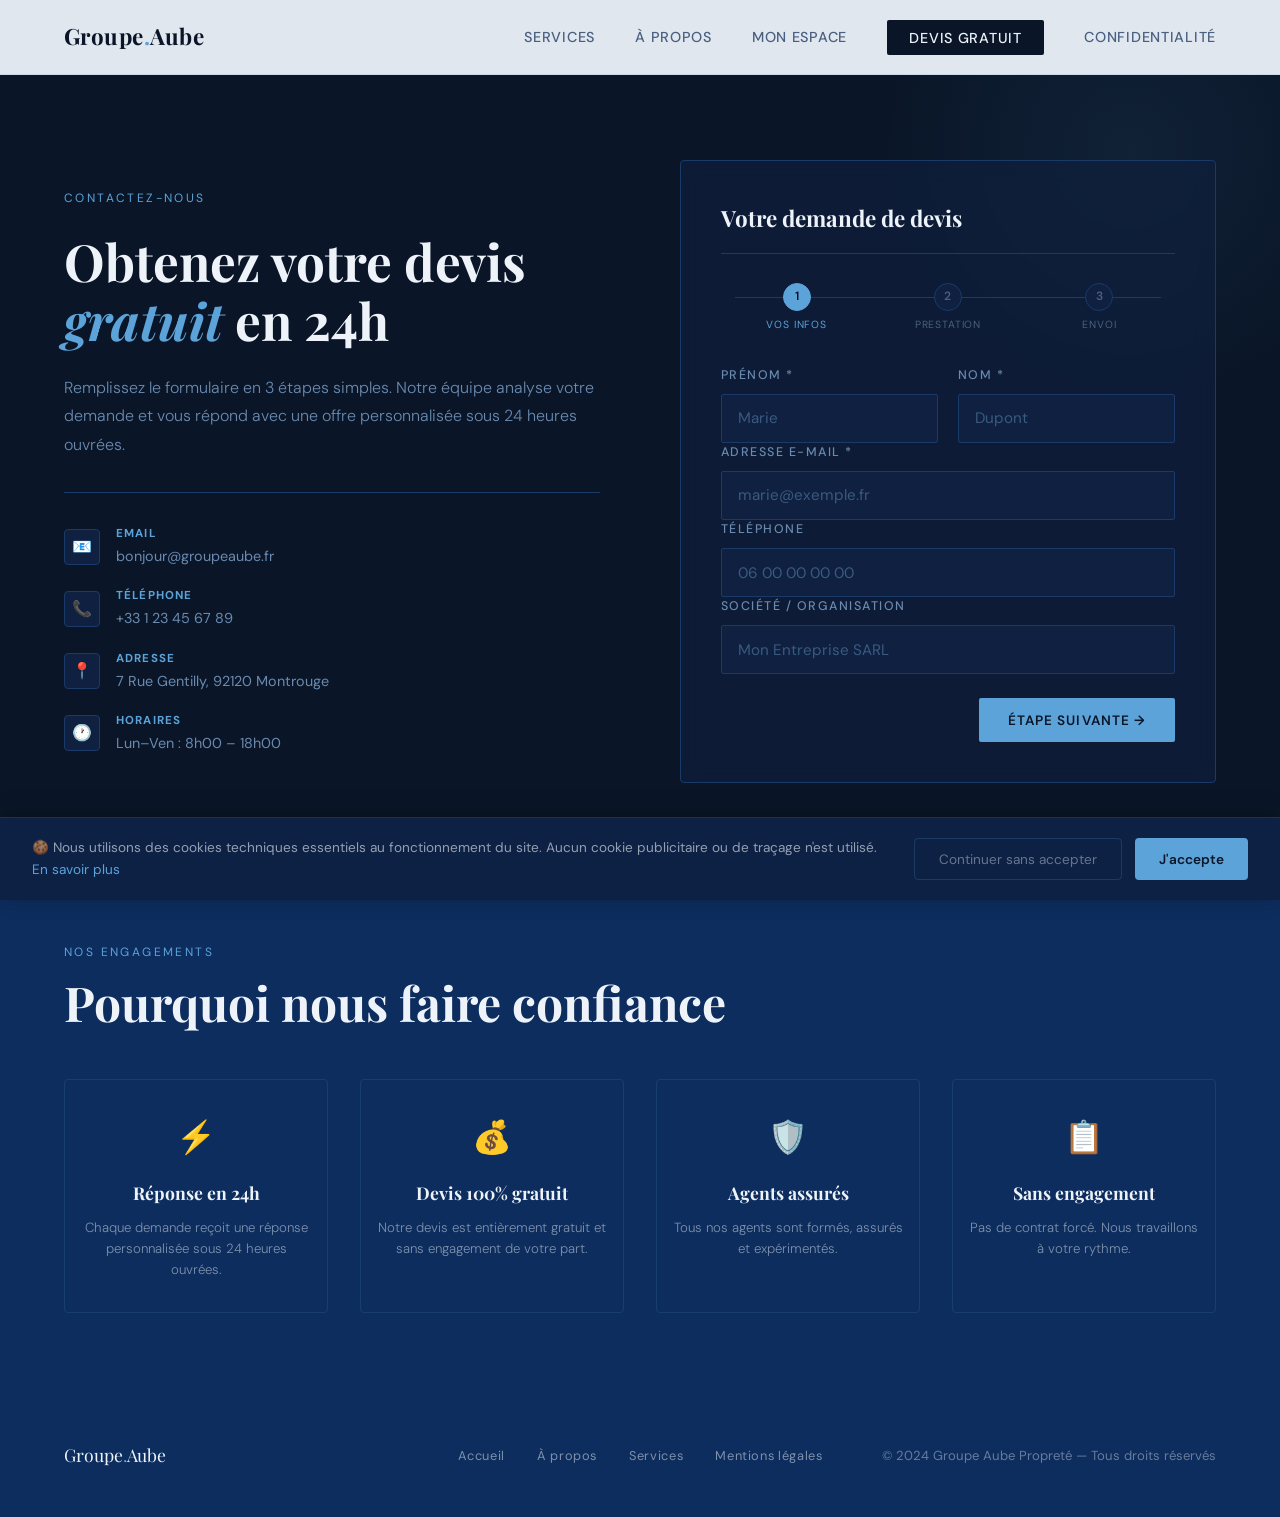
<file: contact.html>
<!DOCTYPE html>
<html lang="fr">
<head>
  <meta charset="UTF-8" />
  <meta name="viewport" content="width=device-width, initial-scale=1.0"/>
  <title>Contact & Devis — Groupe Aube Propreté</title>
  <meta name="description" content="Demandez votre devis gratuit à Groupe Aube Propreté. Réponse garantie sous 24h pour tous vos besoins de nettoyage professionnel."/>
  <meta name="robots" content="index, follow"/>
  <meta name="author" content="Groupe Aube Propreté"/>
  <meta property="og:title" content="Devis gratuit — Groupe Aube Propreté"/>
  <meta property="og:description" content="Demandez votre devis gratuit. Réponse garantie sous 24h."/>
  <meta property="og:type" content="website"/>
  <link rel="canonical" href="https://groupeaube.fr/contact.html"/>
  <link href="https://fonts.googleapis.com/css2?family=Playfair+Display:wght@400;700&family=DM+Sans:wght@300;400;500&display=swap" rel="stylesheet"/>
  <link rel="stylesheet" href="assets/css/style.css"/>
  <style>
    .fade-in {
      opacity: 0;
      transform: translateY(20px);
      transition: opacity 0.6s ease, transform 0.6s ease;
    }
    .fade-in.visible {
      opacity: 1;
      transform: translateY(0);
    }
  </style>
</head>
<body>

  <!-- NAVIGATION -->
  <nav>
    <a href="index.html" class="nav-logo">Groupe<span>.</span>Aube</a>
    <button class="nav-toggle" aria-label="Ouvrir le menu" aria-expanded="false">
      <span></span>
      <span></span>
      <span></span>
    </button>
    <ul class="nav-links">
      <li><a href="services.html">Services</a></li>
      <li><a href="about.html">À propos</a></li>
      <li><a href="connexion.php">Mon espace</a></li>
      <li><a href="contact.html" class="active nav-cta">Devis gratuit</a></li>
      <li><a href="politique-confidentialite.html">Confidentialité</a></li>
    </ul>
  </nav>

  <!-- HERO CONTACT + FORMULAIRE -->
  <section class="contact-page-hero">

    <!-- Colonne gauche : infos -->
    <div class="contact-page-hero-text fade-in">
      <span class="page-hero-label">Contactez-nous</span>
      <h1>Obtenez votre devis<br><em>gratuit</em> en 24h</h1>
      <p>Remplissez le formulaire en 3 étapes simples. Notre équipe analyse votre demande et vous répond avec une offre personnalisée sous 24 heures ouvrées.</p>

      <div class="hero-contact-details">
        <div class="hero-contact-item">
          <div class="hero-contact-icon">📧</div>
          <div>
            <strong>Email</strong>
            bonjour@groupeaube.fr
          </div>
        </div>
        <div class="hero-contact-item">
          <div class="hero-contact-icon">📞</div>
          <div>
            <strong>Téléphone</strong>
            +33 1 23 45 67 89
          </div>
        </div>
        <div class="hero-contact-item">
          <div class="hero-contact-icon">📍</div>
          <div>
            <strong>Adresse</strong>
            7 Rue Gentilly, 92120 Montrouge
          </div>
        </div>
        <div class="hero-contact-item">
          <div class="hero-contact-icon">🕐</div>
          <div>
            <strong>Horaires</strong>
            Lun–Ven : 8h00 – 18h00
          </div>
        </div>
      </div>
    </div>

    <!-- Colonne droite : formulaire multi-étapes -->
    <div class="contact-page-form-wrapper fade-in">
      <h2>Votre demande de devis</h2>

      <!-- Indicateur d'étapes -->
      <div class="form-steps">
        <div class="form-step active" id="step-indicator-1">
          <div class="step-circle">1</div>
          <span class="step-label">Vos infos</span>
        </div>
        <div class="form-step" id="step-indicator-2">
          <div class="step-circle">2</div>
          <span class="step-label">Prestation</span>
        </div>
        <div class="form-step" id="step-indicator-3">
          <div class="step-circle">3</div>
          <span class="step-label">Envoi</span>
        </div>
      </div>

      <!-- Formulaire -->
      <form class="contact-form"
            id="devis-form"
            action="https://formsubmit.co/djeunyhean@gmail.com"
            method="POST">

        <!-- Options Formsubmit -->
        <input type="hidden" name="_captcha" value="false"/>
        <input type="hidden" name="_subject" value="Nouveau devis — Groupe Aube Propreté"/>
        <input type="hidden" name="_next" value="merci.html"/>

        <!-- ÉTAPE 1 : Informations personnelles -->
        <div class="form-panel active" id="panel-1">
          <div class="form-row">
            <div class="form-group">
              <label for="prenom">Prénom *</label>
              <input type="text" id="prenom" name="prenom" placeholder="Marie" required/>
            </div>
            <div class="form-group">
              <label for="nom">Nom *</label>
              <input type="text" id="nom" name="nom" placeholder="Dupont" required/>
            </div>
          </div>
          <div class="form-group">
            <label for="email">Adresse e-mail *</label>
            <input type="email" id="email" name="email" placeholder="marie@exemple.fr" required/>
          </div>
          <div class="form-group">
            <label for="telephone">Téléphone</label>
            <input type="tel" id="telephone" name="telephone" placeholder="06 00 00 00 00"/>
          </div>
          <div class="form-group">
            <label for="societe">Société / Organisation</label>
            <input type="text" id="societe" name="societe" placeholder="Mon Entreprise SARL"/>
          </div>
          <div class="form-nav-btns">
            <button type="button" class="btn-next" onclick="allerEtape(2)">
              Étape suivante →
            </button>
          </div>
        </div>

        <!-- ÉTAPE 2 : Détails de la prestation -->
        <div class="form-panel" id="panel-2">
          <div class="form-group">
            <label for="sujet">Type de prestation *</label>
            <select id="sujet" name="sujet" required>
              <option value="">Sélectionner une prestation...</option>
              <option value="nettoyage-profondeur">Nettoyage en profondeur</option>
              <option value="desinfection">Désinfection & Débarras</option>
              <option value="ecologique">Nettoyage écologique</option>
              <option value="sols-tapis">Sols, Tapis & Ameublement</option>
              <option value="copropriete">Copropriété & Syndic</option>
              <option value="bureaux">Bureaux & Locaux professionnels</option>
              <option value="autre">Autre demande</option>
            </select>
          </div>
          <div class="form-group">
            <label for="superficie">Superficie approximative</label>
            <select id="superficie" name="superficie">
              <option value="">Sélectionner...</option>
              <option value="moins-50">Moins de 50 m²</option>
              <option value="50-200">50 à 200 m²</option>
              <option value="200-500">200 à 500 m²</option>
              <option value="plus-500">Plus de 500 m²</option>
            </select>
          </div>
          <div class="form-group">
            <label for="frequence">Fréquence souhaitée</label>
            <select id="frequence" name="frequence">
              <option value="">Sélectionner...</option>
              <option value="ponctuel">Intervention ponctuelle</option>
              <option value="hebdomadaire">Hebdomadaire</option>
              <option value="mensuel">Mensuelle</option>
              <option value="contrat">Contrat annuel</option>
            </select>
          </div>
          <div class="form-group">
            <label for="message">Décrivez votre besoin *</label>
            <textarea id="message" name="message"
              placeholder="Informations complémentaires : type de locaux, contraintes horaires, besoins spécifiques..." required></textarea>
          </div>
          <div class="form-nav-btns">
            <button type="button" class="btn-prev" onclick="allerEtape(1)">
              ← Retour
            </button>
            <button type="button" class="btn-next" onclick="allerEtape(3)">
              Étape suivante →
            </button>
          </div>
        </div>

        <!-- ÉTAPE 3 : Confirmation et envoi -->
        <div class="form-panel" id="panel-3">
          <p style="color: #6a8ab0; font-size: 0.9rem; margin-bottom: 1.5rem; line-height: 1.7;">
            Vérifiez vos informations avant d'envoyer. Notre équipe vous contactera sous 24 heures ouvrées avec une offre personnalisée.
          </p>

          <!-- Récapitulatif dynamique -->
          <div id="recap" style="background: #0a1e3d; border: 1px solid #1a3a6a; border-radius: 4px; padding: 1.2rem; margin-bottom: 1.5rem; font-size: 0.85rem; color: #6a8ab0; display: flex; flex-direction: column; gap: 0.6rem;">
          </div>

          <!-- Case RGPD -->
          <div class="rgpd-group">
            <input type="checkbox" id="rgpd" name="rgpd" required/>
            <label for="rgpd">
              J'accepte que mes données soient utilisées pour traiter ma demande de devis, conformément à la
              <a href="#">politique de confidentialité</a> de Groupe Aube Propreté. *
            </label>
          </div>

          <div class="form-nav-btns">
            <button type="button" class="btn-prev" onclick="allerEtape(2)">
              ← Retour
            </button>
            <button type="submit" class="btn-submit">
              Envoyer ma demande →
            </button>
          </div>
        </div>

      </form>
    </div>
  </section>

  <!-- RÉASSURANCE -->
  <section class="reassurance">
    <div class="section-header" style="color: var(--creme); margin-bottom: 3rem;">
      <div>
        <span class="section-label">Nos engagements</span>
        <h2 class="section-title">Pourquoi nous faire confiance</h2>
      </div>
    </div>
    <div class="reassurance-grid">
      <div class="reassurance-item fade-in">
        <span class="reassurance-icon">⚡</span>
        <h3>Réponse en 24h</h3>
        <p>Chaque demande reçoit une réponse personnalisée sous 24 heures ouvrées.</p>
      </div>
      <div class="reassurance-item fade-in">
        <span class="reassurance-icon">💰</span>
        <h3>Devis 100% gratuit</h3>
        <p>Notre devis est entièrement gratuit et sans engagement de votre part.</p>
      </div>
      <div class="reassurance-item fade-in">
        <span class="reassurance-icon">🛡️</span>
        <h3>Agents assurés</h3>
        <p>Tous nos agents sont formés, assurés et expérimentés.</p>
      </div>
      <div class="reassurance-item fade-in">
        <span class="reassurance-icon">📋</span>
        <h3>Sans engagement</h3>
        <p>Pas de contrat forcé. Nous travaillons à votre rythme.</p>
      </div>
    </div>
  </section>

  <!-- FOOTER -->
  <footer>
    <span class="footer-logo">Groupe<span>.</span>Aube</span>
    <ul class="footer-links">
      <li><a href="index.html">Accueil</a></li>
      <li><a href="about.html">À propos</a></li>
      <li><a href="services.html">Services</a></li>
      <li><a href="mentions-legales.html">Mentions légales</a></li>
    </ul>
    <span class="footer-copy">© 2024 Groupe Aube Propreté — Tous droits réservés</span>
  </footer>

  <script src="assets/js/main.js"></script>
  <script>
    /* =============================================
       FORMULAIRE MULTI-ÉTAPES
       Gère la navigation entre les 3 panneaux
    ============================================= */

    /* Fonction principale : aller à une étape donnée */
    function allerEtape(numeroEtape) {

      /* 1. Valider l'étape actuelle avant d'avancer */
      const etapeActuelle = document.querySelector('.form-panel.active');
      if (numeroEtape > parseInt(etapeActuelle.id.replace('panel-', ''))) {
        if (!validerEtape(etapeActuelle)) return;
      }

      /* 2. Cacher tous les panneaux */
      document.querySelectorAll('.form-panel').forEach(function(panel) {
        panel.classList.remove('active');
      });

      /* 3. Afficher le panneau cible */
      document.getElementById('panel-' + numeroEtape).classList.add('active');

      /* 4. Mettre à jour les indicateurs d'étapes */
      document.querySelectorAll('.form-step').forEach(function(step, index) {
        step.classList.remove('active', 'done');
        if (index + 1 < numeroEtape) step.classList.add('done');
        if (index + 1 === numeroEtape) step.classList.add('active');
      });

      /* 5. Si on arrive à l'étape 3, générer le récapitulatif */
      if (numeroEtape === 3) {
        genererRecap();
      }
    }

    /* Valide les champs requis d'un panneau */
    function validerEtape(panel) {
      let valide = true;

      /* Nettoyer les erreurs précédentes */
      panel.querySelectorAll('.form-error').forEach(function(e) { e.remove(); });

      /* Vérifier chaque champ requis dans ce panneau */
      panel.querySelectorAll('[required]').forEach(function(champ) {
        if (!champ.value.trim()) {
          valide = false;
          const erreur = document.createElement('span');
          erreur.className = 'form-error';
          erreur.textContent = 'Ce champ est obligatoire.';
          erreur.style.cssText = 'color:#e05a5a; font-size:0.75rem; margin-top:0.3rem; display:block;';
          champ.parentNode.appendChild(erreur);
          champ.style.borderColor = '#e05a5a';
          champ.addEventListener('input', function() {
            champ.style.borderColor = '';
            if (erreur.parentNode) erreur.remove();
          }, { once: true });
        }
      });

      /* Validation email spécifique */
      const email = panel.querySelector('#email');
      if (email && email.value.trim()) {
        const emailRegex = /^[^\s@]+@[^\s@]+\.[^\s@]+$/;
        if (!emailRegex.test(email.value.trim())) {
          valide = false;
          const erreur = document.createElement('span');
          erreur.className = 'form-error';
          erreur.textContent = 'Adresse email invalide.';
          erreur.style.cssText = 'color:#e05a5a; font-size:0.75rem; margin-top:0.3rem; display:block;';
          email.parentNode.appendChild(erreur);
          email.style.borderColor = '#e05a5a';
        }
      }

      return valide;
    }

    /* Génère le récapitulatif à l'étape 3 */
    function genererRecap() {
      const recap = document.getElementById('recap');
      const prenom = document.getElementById('prenom').value;
      const nom = document.getElementById('nom').value;
      const email = document.getElementById('email').value;
      const sujet = document.getElementById('sujet');
      const sujetTexte = sujet.options[sujet.selectedIndex].text;

      recap.innerHTML = `
        <div>👤 <strong style="color:var(--or)">Contact :</strong> ${prenom} ${nom}</div>
        <div>📧 <strong style="color:var(--or)">Email :</strong> ${email}</div>
        <div>🧹 <strong style="color:var(--or)">Prestation :</strong> ${sujetTexte || 'Non renseignée'}</div>
      `;
    }
  </script>
<button class="scroll-top-btn" aria-label="Retour en haut">↑</button>

<!-- BANNIÈRE COOKIES RGPD -->
<div class="cookie-banner" id="cookie-banner">
  <div class="cookie-banner-text">
    <p>
      🍪 Nous utilisons des cookies techniques essentiels au fonctionnement du site.
      Aucun cookie publicitaire ou de traçage n'est utilisé.
      <a href="politique-confidentialite.html">En savoir plus</a>
    </p>
  </div>
  <div class="cookie-banner-btns">
    <button class="cookie-btn-refuse" onclick="refuserCookies()">Continuer sans accepter</button>
    <button class="cookie-btn-accept" onclick="accepterCookies()">J'accepte</button>
  </div>
</div>
</body>
</html>
</file>
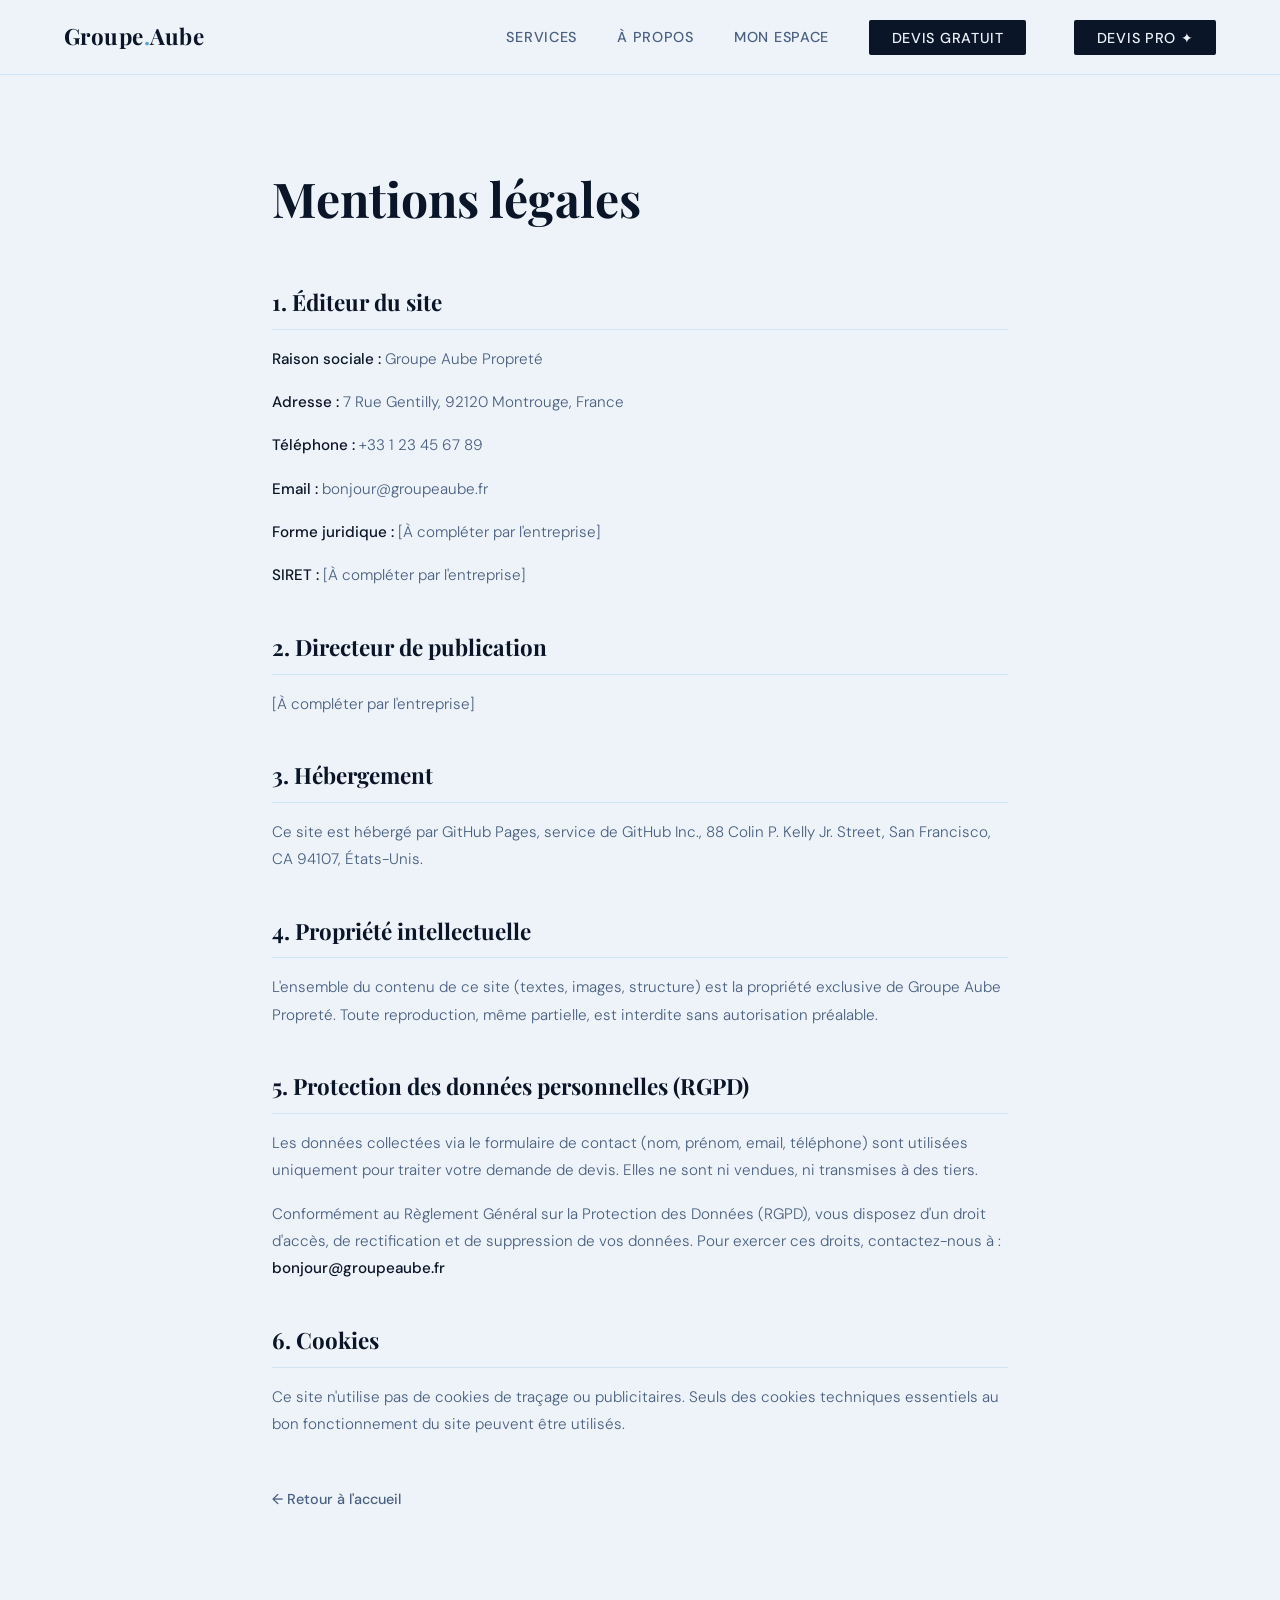
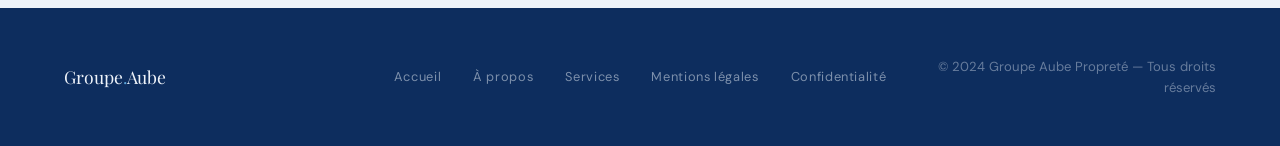
<file: mentions-legales.html>
<!DOCTYPE html>
<html lang="fr">
<head>
  <meta charset="UTF-8" />
  <meta name="viewport" content="width=device-width, initial-scale=1.0"/>
  <title>Mentions légales — Groupe Aube Propreté</title>
  <meta name="robots" content="noindex, follow"/>
  <link href="https://fonts.googleapis.com/css2?family=Playfair+Display:wght@400;700&family=DM+Sans:wght@300;400;500&display=swap" rel="stylesheet"/>
  <link rel="stylesheet" href="assets/css/style.css"/>
  <style>
    .mentions-content {
      max-width: 800px;
      margin: 0 auto;
      padding: 10rem 2rem 6rem;
    }
    .mentions-content h1 {
      font-family: 'Playfair Display', serif;
      font-size: clamp(2rem, 4vw, 3rem);
      color: var(--noir);
      margin-bottom: 3rem;
    }
    .mentions-content h2 {
      font-family: 'Playfair Display', serif;
      font-size: 1.4rem;
      color: var(--noir);
      margin: 2.5rem 0 1rem;
      padding-bottom: 0.5rem;
      border-bottom: 1px solid rgba(91,163,217,0.2);
    }
    .mentions-content p {
      color: var(--gris);
      font-size: 0.95rem;
      line-height: 1.8;
      font-weight: 300;
      margin-bottom: 1rem;
    }
    .mentions-content strong { color: var(--noir); font-weight: 500; }
  </style>
</head>
<body>

  <nav>
    <a href="index.html" class="nav-logo">Groupe<span>.</span>Aube</a>
    <button class="nav-toggle" aria-label="Ouvrir le menu" aria-expanded="false">
      <span></span><span></span><span></span>
    </button>
    <ul class="nav-links">
      <li><a href="services.html">Services</a></li>
      <li><a href="about.html">À propos</a></li>
      <li><a href="connexion.php">Mon espace</a></li>
      <li><a href="contact.html" class="nav-cta">Devis gratuit</a></li>
      <li><a href="devis-pro.php" class="nav-cta" style="margin-left:0.5rem; background:var(--or); color:var(--noir);">Devis Pro ✦</a></li>
    </ul>
  </nav>

  <div class="mentions-content">
    <h1>Mentions légales</h1>

    <h2>1. Éditeur du site</h2>
    <p><strong>Raison sociale :</strong> Groupe Aube Propreté</p>
    <p><strong>Adresse :</strong> 7 Rue Gentilly, 92120 Montrouge, France</p>
    <p><strong>Téléphone :</strong> +33 1 23 45 67 89</p>
    <p><strong>Email :</strong> bonjour@groupeaube.fr</p>
    <p><strong>Forme juridique :</strong> [À compléter par l'entreprise]</p>
    <p><strong>SIRET :</strong> [À compléter par l'entreprise]</p>

    <h2>2. Directeur de publication</h2>
    <p>[À compléter par l'entreprise]</p>

    <h2>3. Hébergement</h2>
    <p>Ce site est hébergé par GitHub Pages, service de GitHub Inc., 88 Colin P. Kelly Jr. Street, San Francisco, CA 94107, États-Unis.</p>

    <h2>4. Propriété intellectuelle</h2>
    <p>L'ensemble du contenu de ce site (textes, images, structure) est la propriété exclusive de Groupe Aube Propreté. Toute reproduction, même partielle, est interdite sans autorisation préalable.</p>

    <h2>5. Protection des données personnelles (RGPD)</h2>
    <p>Les données collectées via le formulaire de contact (nom, prénom, email, téléphone) sont utilisées uniquement pour traiter votre demande de devis. Elles ne sont ni vendues, ni transmises à des tiers.</p>
    <p>Conformément au Règlement Général sur la Protection des Données (RGPD), vous disposez d'un droit d'accès, de rectification et de suppression de vos données. Pour exercer ces droits, contactez-nous à : <strong>bonjour@groupeaube.fr</strong></p>

    <h2>6. Cookies</h2>
    <p>Ce site n'utilise pas de cookies de traçage ou publicitaires. Seuls des cookies techniques essentiels au bon fonctionnement du site peuvent être utilisés.</p>

    <div style="margin-top: 3rem;">
      <a href="index.html" class="btn-secondary">← Retour à l'accueil</a>
    </div>
  </div>

  <footer>
    <span class="footer-logo">Groupe<span>.</span>Aube</span>
    <ul class="footer-links">
      <li><a href="index.html">Accueil</a></li>
      <li><a href="about.html">À propos</a></li>
      <li><a href="services.html">Services</a></li>
      <li><a href="mentions-legales.html">Mentions légales</a></li>
      <li><a href="politique-confidentialite.html">Confidentialité</a></li>
    </ul>
    <span class="footer-copy">© 2024 Groupe Aube Propreté — Tous droits réservés</span>
  </footer>

  <script src="assets/js/main.js"></script>
</body>
</html>
</file>
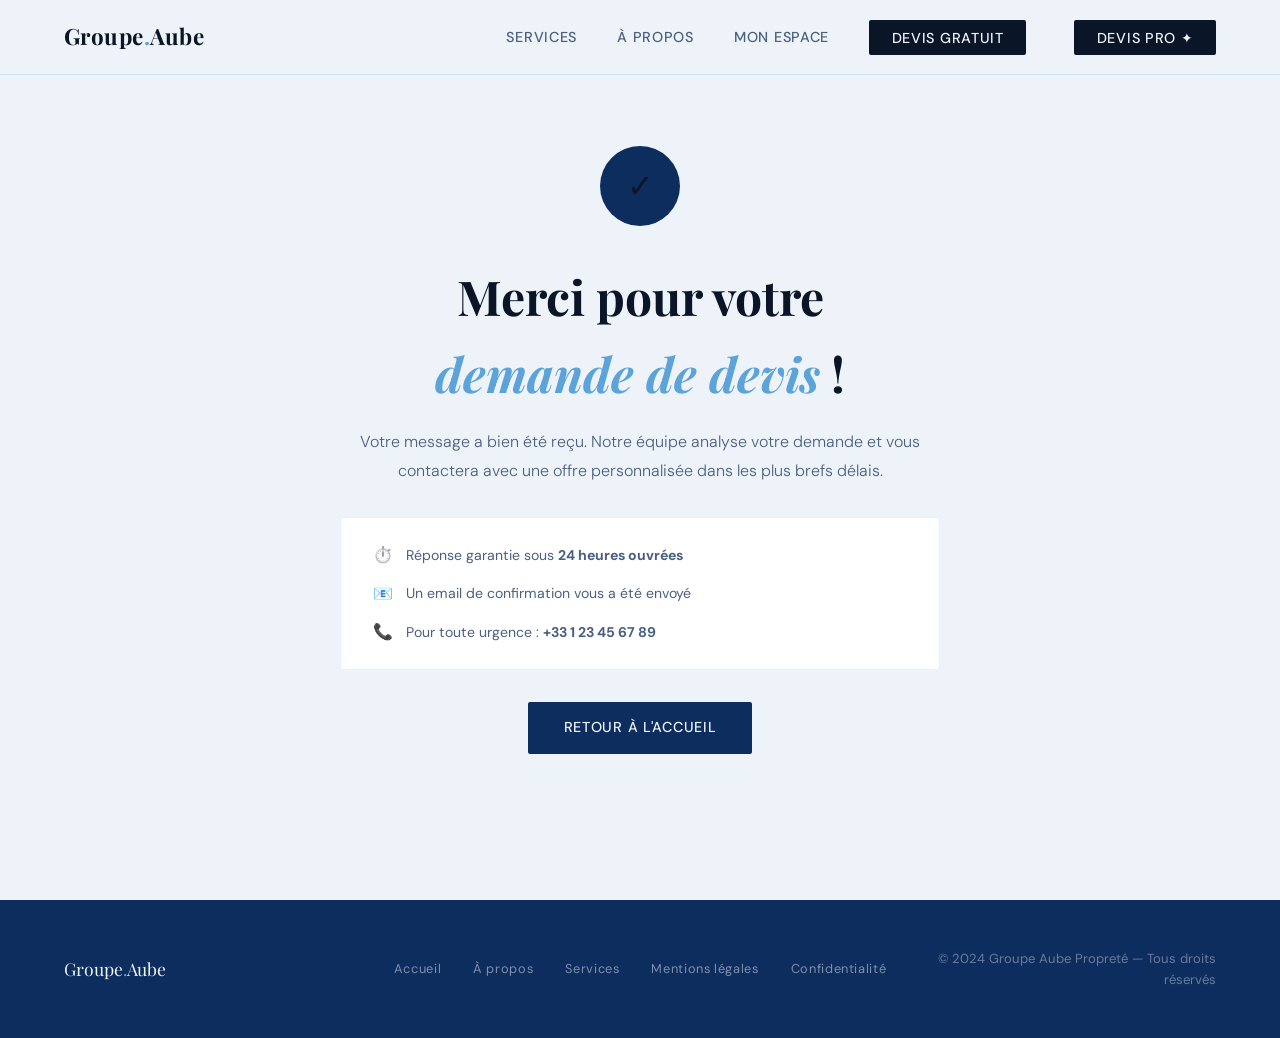
<file: merci.html>
<!DOCTYPE html>
<html lang="fr">
<head>
  <meta charset="UTF-8" />
  <meta name="viewport" content="width=device-width, initial-scale=1.0"/>
  <title>Merci — Groupe Aube Propreté</title>
  <link href="https://fonts.googleapis.com/css2?family=Playfair+Display:wght@400;700&family=DM+Sans:wght@300;400;500&display=swap" rel="stylesheet"/>
  <link rel="stylesheet" href="assets/css/style.css"/>
</head>
<body>

  <!-- NAVIGATION -->
  <nav>
    <a href="index.html" class="nav-logo">Groupe<span>.</span>Aube</a>
    <button class="nav-toggle" aria-label="Ouvrir le menu" aria-expanded="false">
      <span></span>
      <span></span>
      <span></span>
    </button>
    <ul class="nav-links">
      <li><a href="services.html">Services</a></li>
      <li><a href="about.html">À propos</a></li>
      <li><a href="connexion.php">Mon espace</a></li>
      <li><a href="contact.html" class="nav-cta">Devis gratuit</a></li>
      <li><a href="devis-pro.php" class="nav-cta" style="margin-left:0.5rem; background:var(--or); color:var(--noir);">Devis Pro ✦</a></li>
    </ul>
  </nav>

  <!-- SECTION MERCI -->
  <section class="merci-section">
    <div class="merci-content">
      <div class="merci-icon">✓</div>
      <h1>Merci pour votre<br><em>demande de devis</em> !</h1>
      <p>Votre message a bien été reçu. Notre équipe analyse votre demande et vous contactera avec une offre personnalisée dans les plus brefs délais.</p>

      <div class="merci-details">
        <div class="merci-detail-item">
          <span>⏱️</span>
          <span>Réponse garantie sous <strong>24 heures ouvrées</strong></span>
        </div>
        <div class="merci-detail-item">
          <span>📧</span>
          <span>Un email de confirmation vous a été envoyé</span>
        </div>
        <div class="merci-detail-item">
          <span>📞</span>
          <span>Pour toute urgence : <strong>+33 1 23 45 67 89</strong></span>
        </div>
      </div>

      <a href="index.html" class="btn-primary">Retour à l'accueil</a>
    </div>
  </section>

  <!-- FOOTER -->
  <footer>
    <span class="footer-logo">Groupe<span>.</span>Aube</span>
    <ul class="footer-links">
      <li><a href="index.html">Accueil</a></li>
      <li><a href="about.html">À propos</a></li>
      <li><a href="services.html">Services</a></li>
      <li><a href="mentions-legales.html">Mentions légales</a></li>
      <li><a href="politique-confidentialite.html">Confidentialité</a></li>
    </ul>
    <span class="footer-copy">© 2024 Groupe Aube Propreté — Tous droits réservés</span>
  </footer>

  <script src="assets/js/main.js"></script>

</body>
</html>
</file>
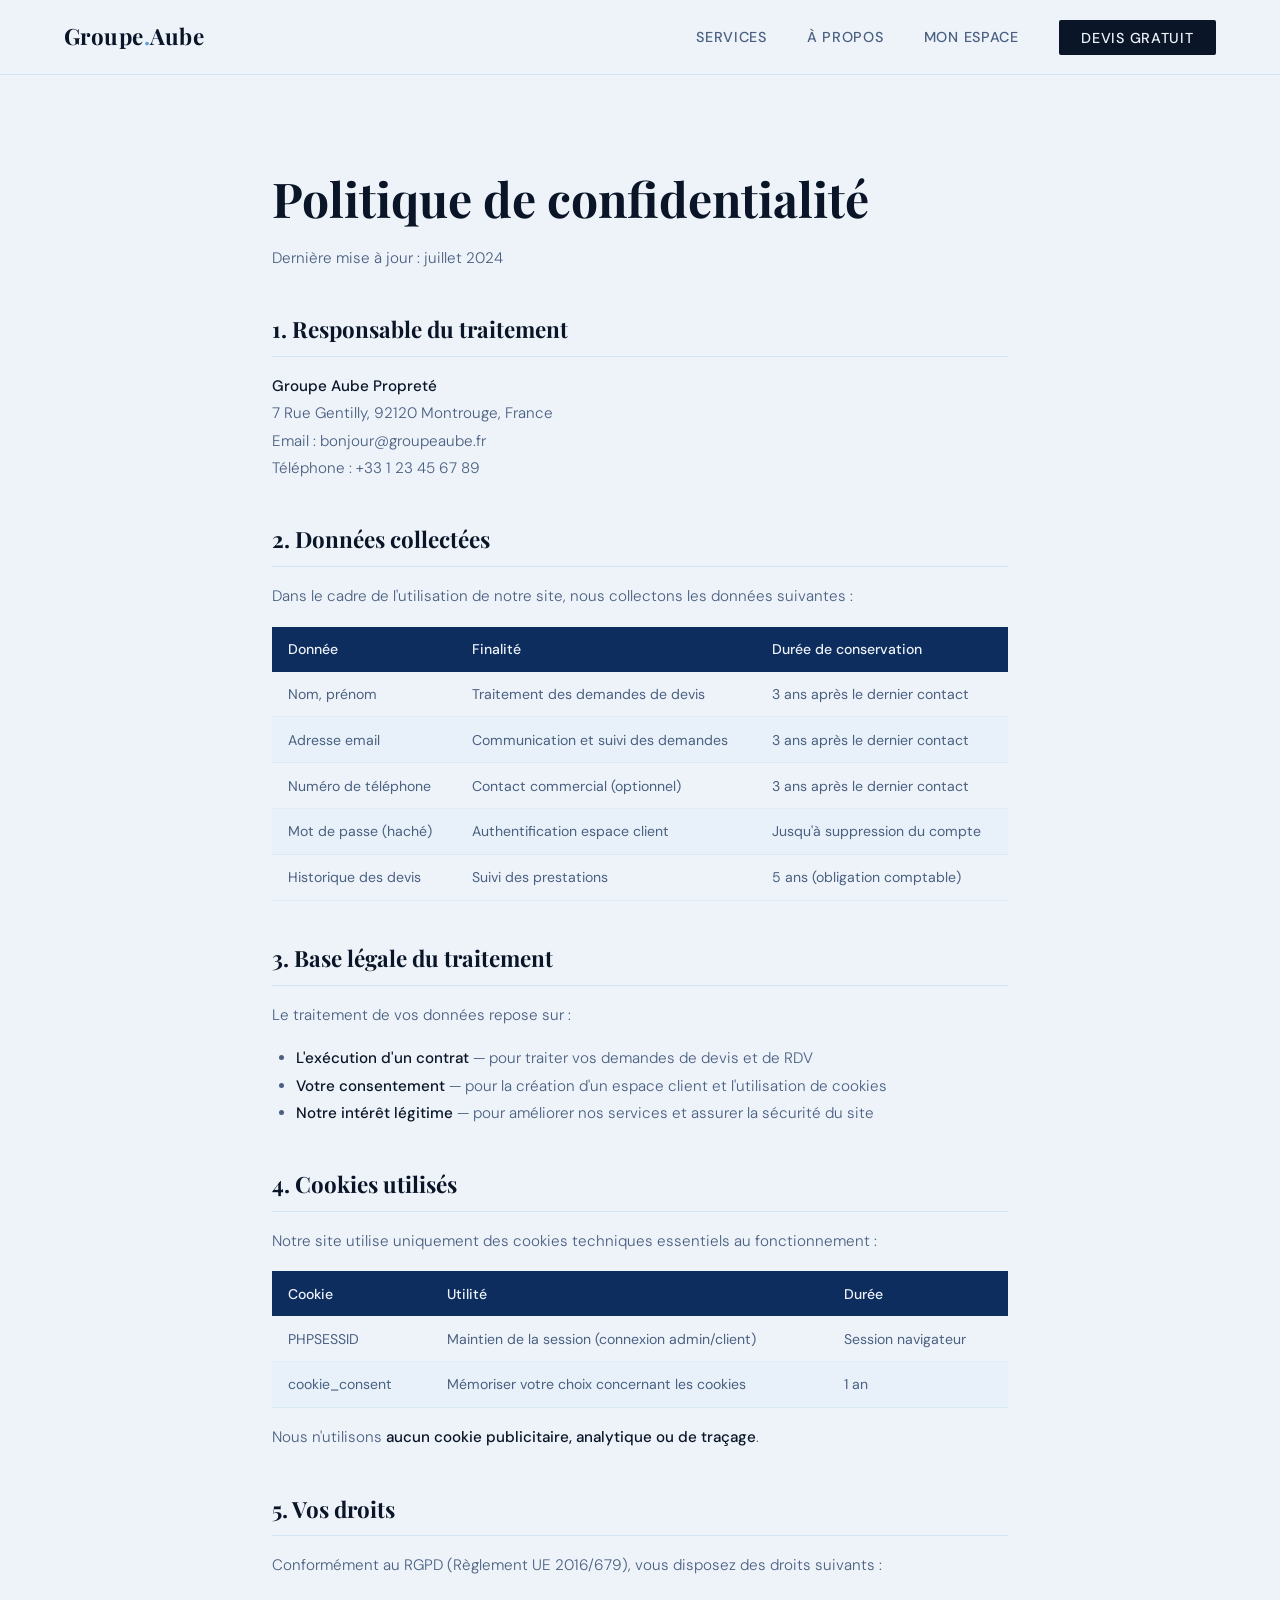
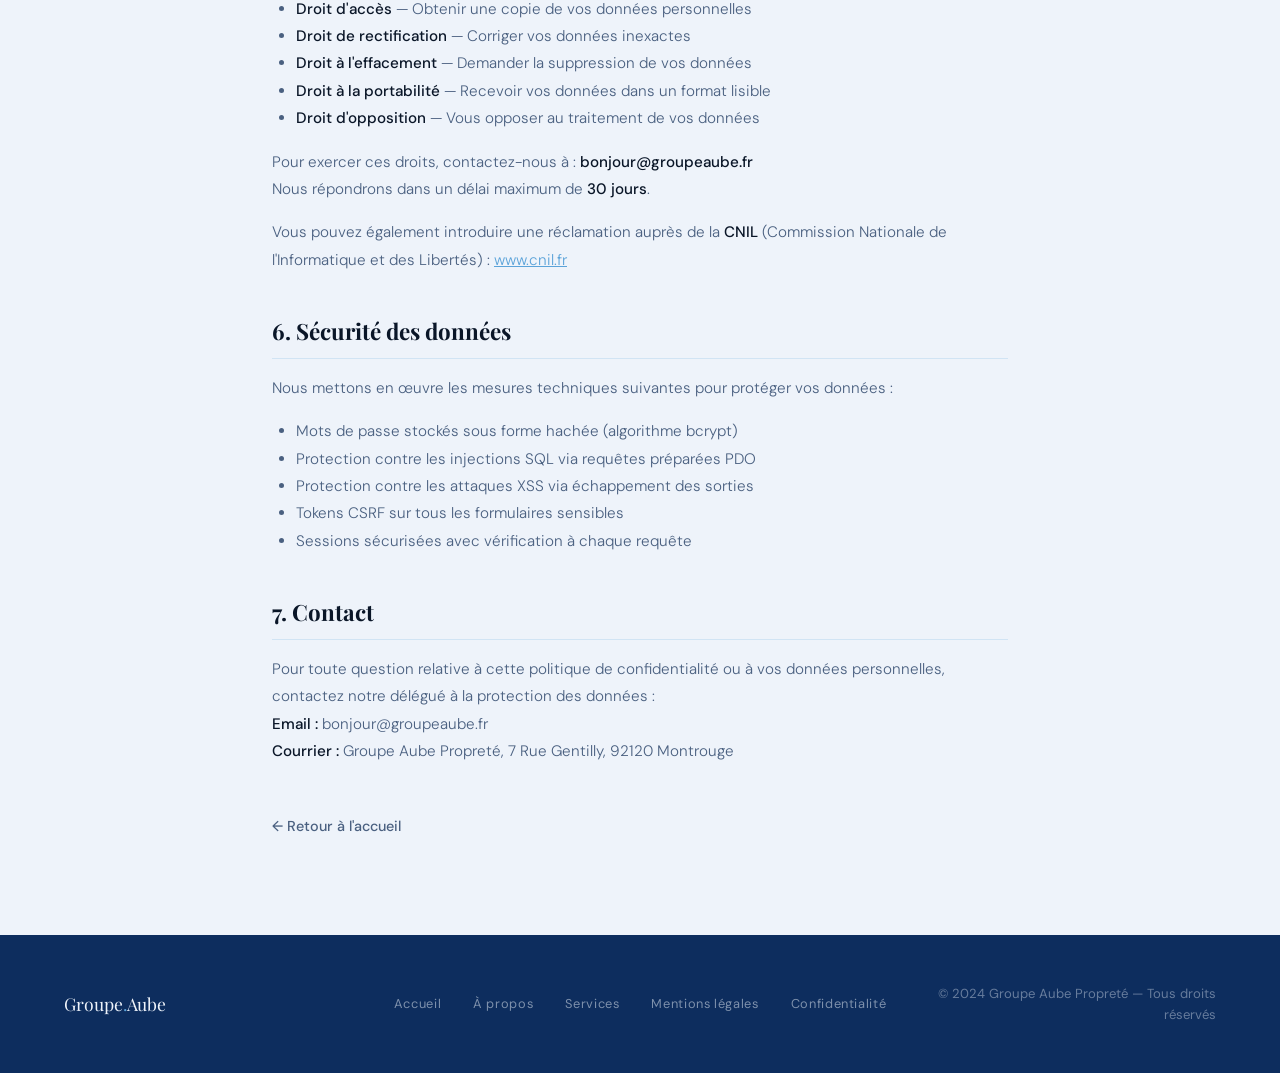
<file: politique-confidentialite.html>
<!DOCTYPE html>
<html lang="fr">
<head>
  <meta charset="UTF-8"/>
  <meta name="viewport" content="width=device-width, initial-scale=1.0"/>
  <title>Politique de confidentialité — Groupe Aube Propreté</title>
  <meta name="robots" content="noindex, follow"/>
  <link href="https://fonts.googleapis.com/css2?family=Playfair+Display:wght@400;700&family=DM+Sans:wght@300;400;500&display=swap" rel="stylesheet"/>
  <link rel="stylesheet" href="assets/css/style.css"/>
  <style>
    .politique-content {
      max-width: 800px;
      margin: 0 auto;
      padding: 10rem 2rem 6rem;
    }
    .politique-content h1 {
      font-family: 'Playfair Display', serif;
      font-size: clamp(2rem, 4vw, 3rem);
      color: var(--noir);
      margin-bottom: 0.5rem;
    }
    .politique-date {
      font-size: 0.82rem;
      color: var(--gris);
      margin-bottom: 3rem;
    }
    .politique-content h2 {
      font-family: 'Playfair Display', serif;
      font-size: 1.4rem;
      color: var(--noir);
      margin: 2.5rem 0 1rem;
      padding-bottom: 0.5rem;
      border-bottom: 1px solid rgba(91,163,217,0.2);
    }
    .politique-content p {
      color: var(--gris);
      font-size: 0.95rem;
      line-height: 1.8;
      font-weight: 300;
      margin-bottom: 1rem;
    }
    .politique-content ul {
      color: var(--gris);
      font-size: 0.95rem;
      line-height: 1.8;
      font-weight: 300;
      margin: 0.5rem 0 1rem 1.5rem;
    }
    .politique-content strong { color: var(--noir); font-weight: 500; }
    .politique-table {
      width: 100%;
      border-collapse: collapse;
      margin: 1rem 0;
      font-size: 0.88rem;
    }
    .politique-table th {
      background: var(--bleu);
      color: var(--creme);
      padding: 0.7rem 1rem;
      text-align: left;
      font-weight: 500;
    }
    .politique-table td {
      padding: 0.7rem 1rem;
      border-bottom: 1px solid rgba(91,163,217,0.1);
      color: var(--gris);
    }
    .politique-table tr:nth-child(even) td {
      background: rgba(91,163,217,0.04);
    }
  </style>
</head>
<body>

  <nav>
    <a href="index.html" class="nav-logo">Groupe<span>.</span>Aube</a>
    <button class="nav-toggle" aria-label="Ouvrir le menu" aria-expanded="false">
      <span></span><span></span><span></span>
    </button>
    <ul class="nav-links">
      <li><a href="services.html">Services</a></li>
      <li><a href="about.html">À propos</a></li>
      <li><a href="connexion.php">Mon espace</a></li>
      <li><a href="devis-pro.php" class="nav-cta">Devis gratuit</a></li>
    </ul>
  </nav>

  <div class="politique-content">
    <h1>Politique de confidentialité</h1>
    <p class="politique-date">Dernière mise à jour : juillet 2024</p>

    <h2>1. Responsable du traitement</h2>
    <p>
      <strong>Groupe Aube Propreté</strong><br>
      7 Rue Gentilly, 92120 Montrouge, France<br>
      Email : bonjour@groupeaube.fr<br>
      Téléphone : +33 1 23 45 67 89
    </p>

    <h2>2. Données collectées</h2>
    <p>Dans le cadre de l'utilisation de notre site, nous collectons les données suivantes :</p>
    <table class="politique-table">
      <thead>
        <tr>
          <th>Donnée</th>
          <th>Finalité</th>
          <th>Durée de conservation</th>
        </tr>
      </thead>
      <tbody>
        <tr>
          <td>Nom, prénom</td>
          <td>Traitement des demandes de devis</td>
          <td>3 ans après le dernier contact</td>
        </tr>
        <tr>
          <td>Adresse email</td>
          <td>Communication et suivi des demandes</td>
          <td>3 ans après le dernier contact</td>
        </tr>
        <tr>
          <td>Numéro de téléphone</td>
          <td>Contact commercial (optionnel)</td>
          <td>3 ans après le dernier contact</td>
        </tr>
        <tr>
          <td>Mot de passe (haché)</td>
          <td>Authentification espace client</td>
          <td>Jusqu'à suppression du compte</td>
        </tr>
        <tr>
          <td>Historique des devis</td>
          <td>Suivi des prestations</td>
          <td>5 ans (obligation comptable)</td>
        </tr>
      </tbody>
    </table>

    <h2>3. Base légale du traitement</h2>
    <p>Le traitement de vos données repose sur :</p>
    <ul>
      <li><strong>L'exécution d'un contrat</strong> — pour traiter vos demandes de devis et de RDV</li>
      <li><strong>Votre consentement</strong> — pour la création d'un espace client et l'utilisation de cookies</li>
      <li><strong>Notre intérêt légitime</strong> — pour améliorer nos services et assurer la sécurité du site</li>
    </ul>

    <h2>4. Cookies utilisés</h2>
    <p>Notre site utilise uniquement des cookies techniques essentiels au fonctionnement :</p>
    <table class="politique-table">
      <thead>
        <tr>
          <th>Cookie</th>
          <th>Utilité</th>
          <th>Durée</th>
        </tr>
      </thead>
      <tbody>
        <tr>
          <td>PHPSESSID</td>
          <td>Maintien de la session (connexion admin/client)</td>
          <td>Session navigateur</td>
        </tr>
        <tr>
          <td>cookie_consent</td>
          <td>Mémoriser votre choix concernant les cookies</td>
          <td>1 an</td>
        </tr>
      </tbody>
    </table>
    <p>Nous n'utilisons <strong>aucun cookie publicitaire, analytique ou de traçage</strong>.</p>

    <h2>5. Vos droits</h2>
    <p>Conformément au RGPD (Règlement UE 2016/679), vous disposez des droits suivants :</p>
    <ul>
      <li><strong>Droit d'accès</strong> — Obtenir une copie de vos données personnelles</li>
      <li><strong>Droit de rectification</strong> — Corriger vos données inexactes</li>
      <li><strong>Droit à l'effacement</strong> — Demander la suppression de vos données</li>
      <li><strong>Droit à la portabilité</strong> — Recevoir vos données dans un format lisible</li>
      <li><strong>Droit d'opposition</strong> — Vous opposer au traitement de vos données</li>
    </ul>
    <p>
      Pour exercer ces droits, contactez-nous à : <strong>bonjour@groupeaube.fr</strong><br>
      Nous répondrons dans un délai maximum de <strong>30 jours</strong>.
    </p>
    <p>
      Vous pouvez également introduire une réclamation auprès de la
      <strong>CNIL</strong> (Commission Nationale de l'Informatique et des Libertés) :
      <a href="https://www.cnil.fr" target="_blank" style="color:var(--or);">www.cnil.fr</a>
    </p>

    <h2>6. Sécurité des données</h2>
    <p>Nous mettons en œuvre les mesures techniques suivantes pour protéger vos données :</p>
    <ul>
      <li>Mots de passe stockés sous forme hachée (algorithme bcrypt)</li>
      <li>Protection contre les injections SQL via requêtes préparées PDO</li>
      <li>Protection contre les attaques XSS via échappement des sorties</li>
      <li>Tokens CSRF sur tous les formulaires sensibles</li>
      <li>Sessions sécurisées avec vérification à chaque requête</li>
    </ul>

    <h2>7. Contact</h2>
    <p>
      Pour toute question relative à cette politique de confidentialité ou à vos données personnelles,
      contactez notre délégué à la protection des données :<br>
      <strong>Email :</strong> bonjour@groupeaube.fr<br>
      <strong>Courrier :</strong> Groupe Aube Propreté, 7 Rue Gentilly, 92120 Montrouge
    </p>

    <div style="margin-top:3rem;">
      <a href="index.html" class="btn-secondary">← Retour à l'accueil</a>
    </div>
  </div>

  <footer>
    <span class="footer-logo">Groupe<span>.</span>Aube</span>
    <ul class="footer-links">
      <li><a href="index.html">Accueil</a></li>
      <li><a href="about.html">À propos</a></li>
      <li><a href="services.html">Services</a></li>
      <li><a href="mentions-legales.html">Mentions légales</a></li>
      <li><a href="politique-confidentialite.html">Confidentialité</a></li>
    </ul>
    <span class="footer-copy">© 2024 Groupe Aube Propreté — Tous droits réservés</span>
  </footer>

  <script src="assets/js/main.js"></script>
</body>
</html>
</file>
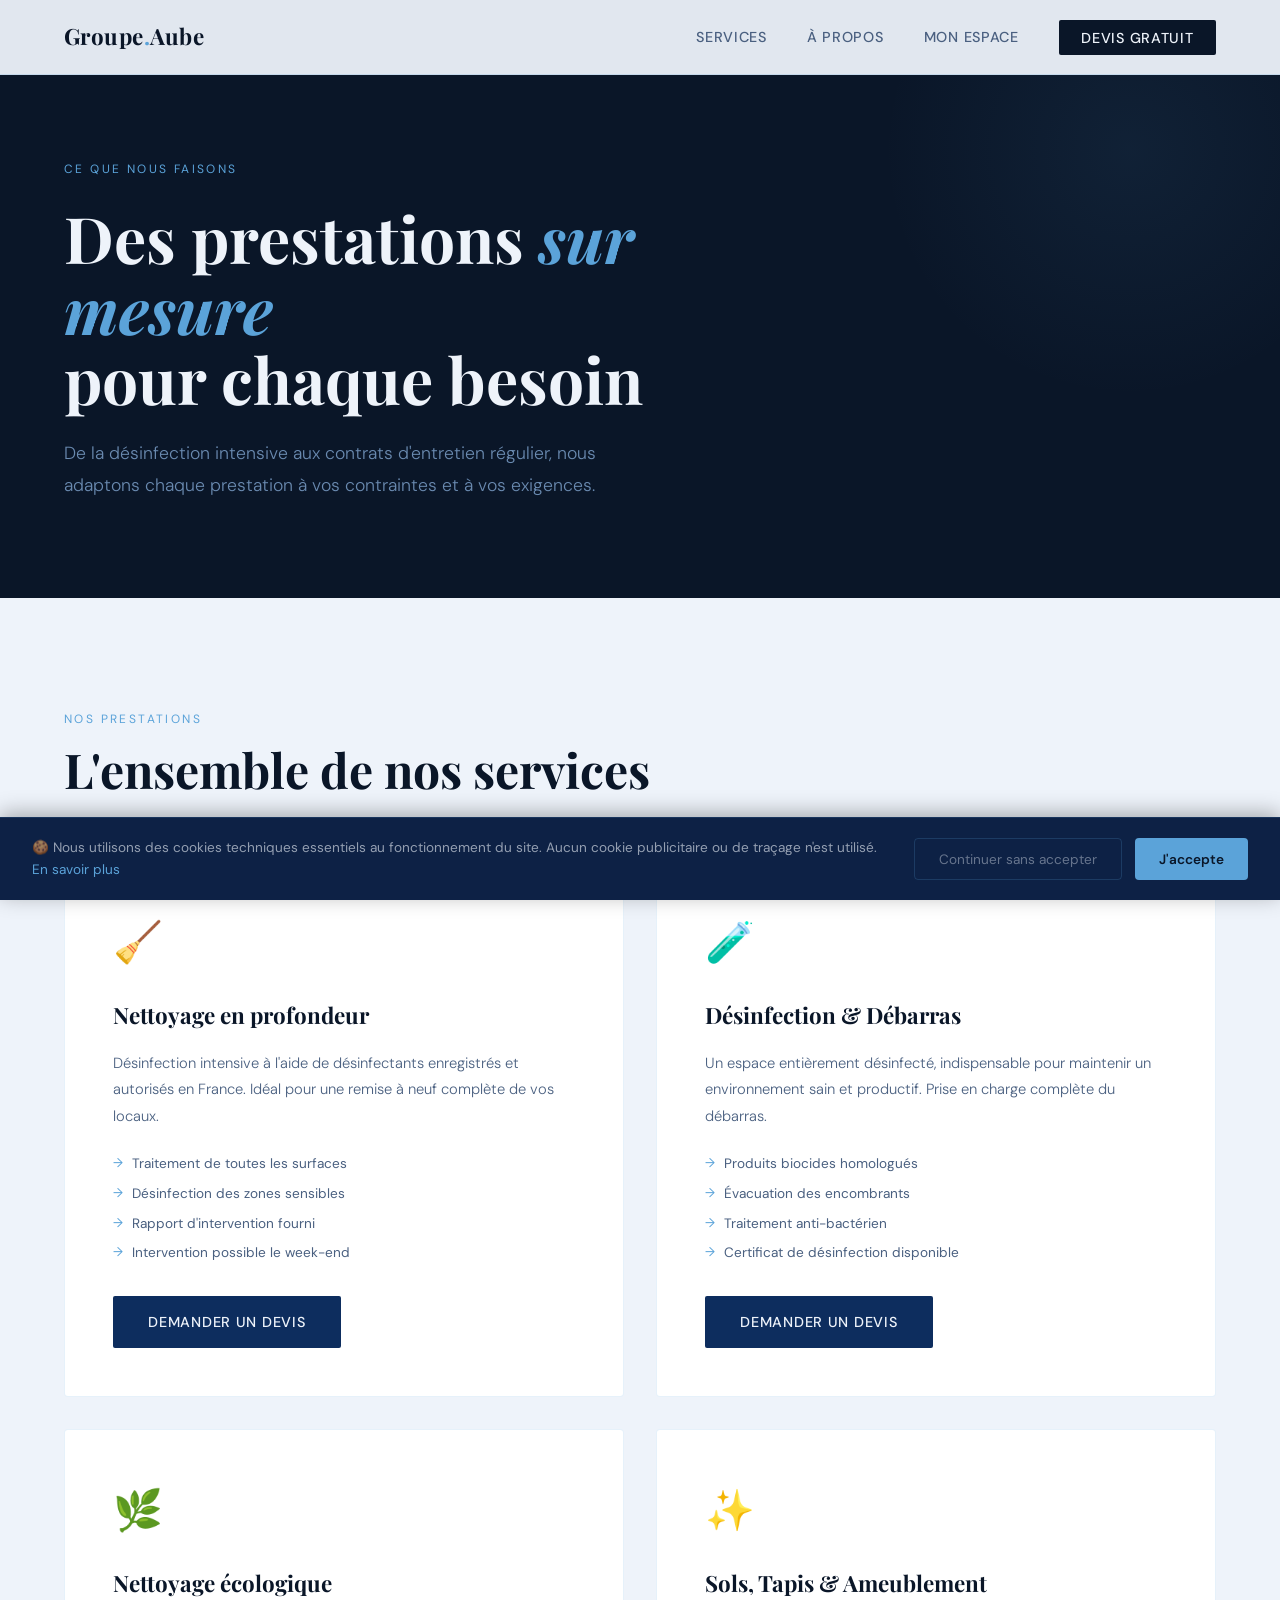
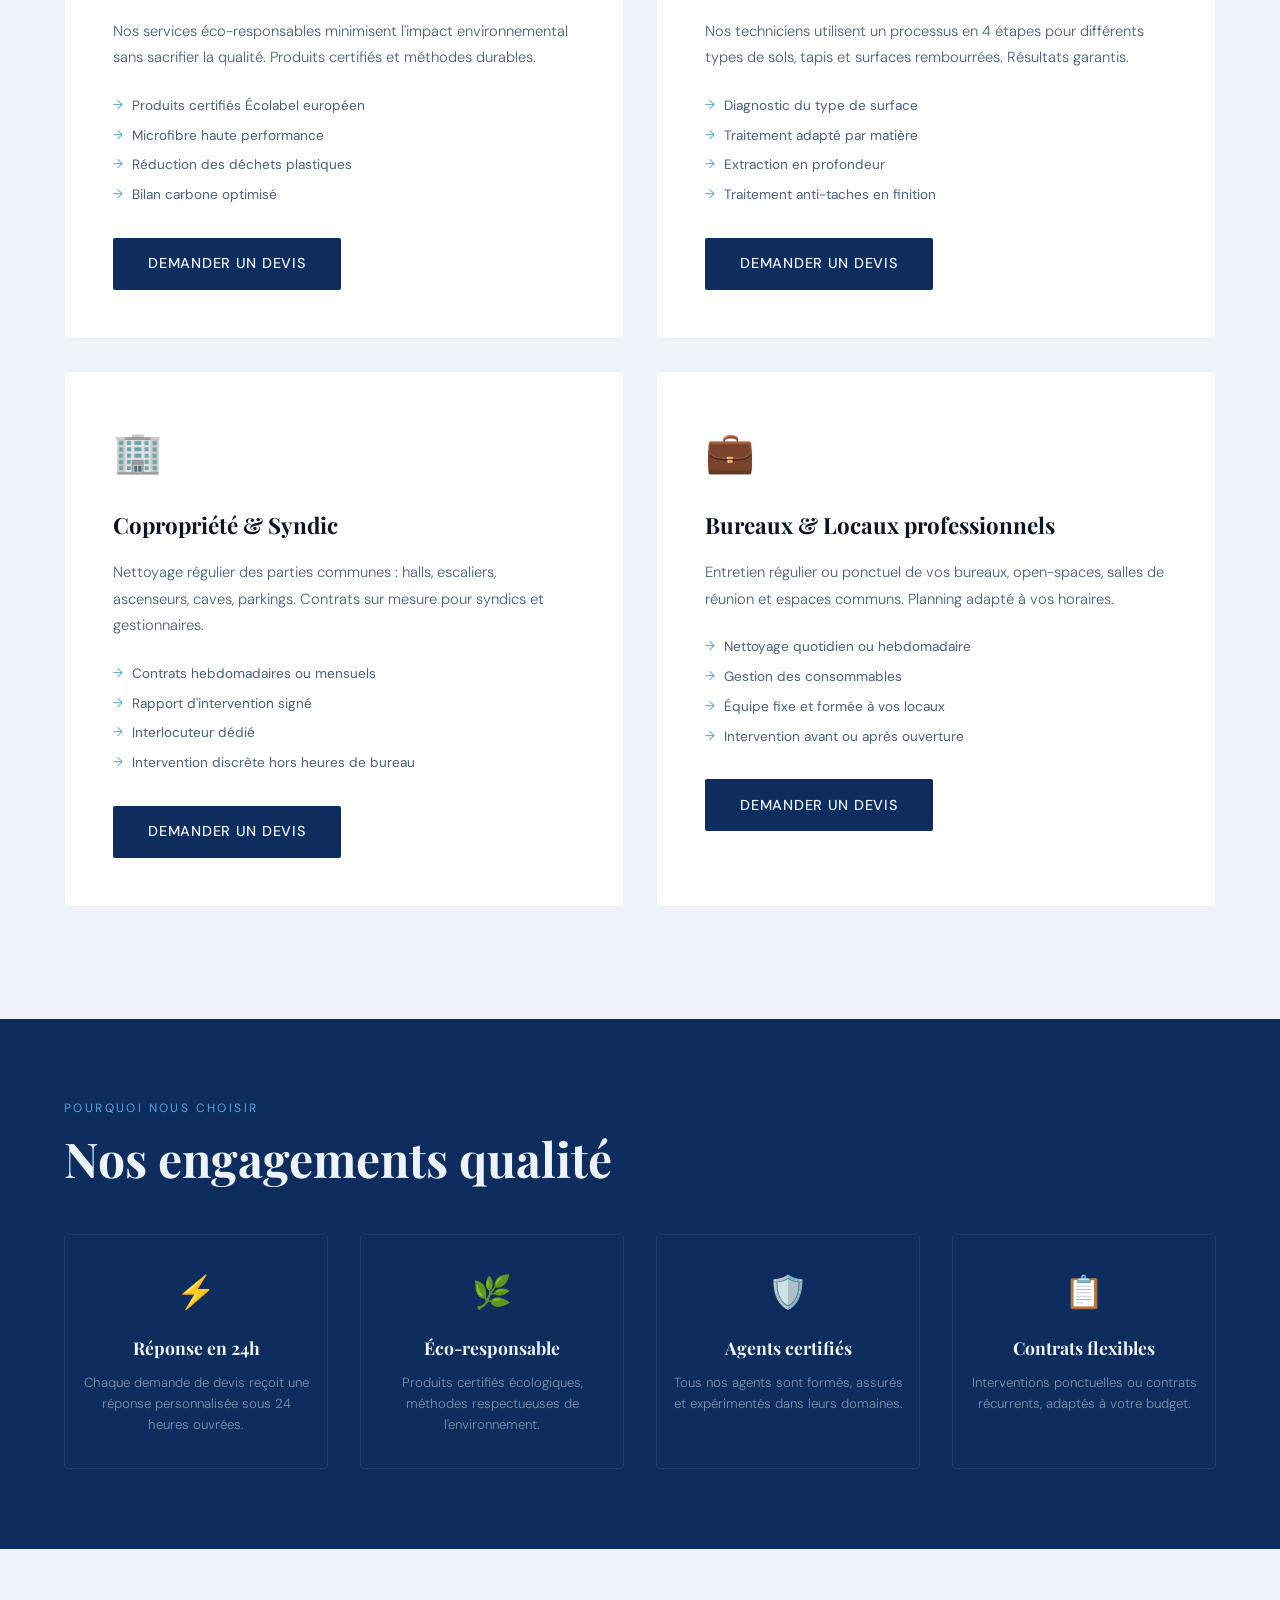
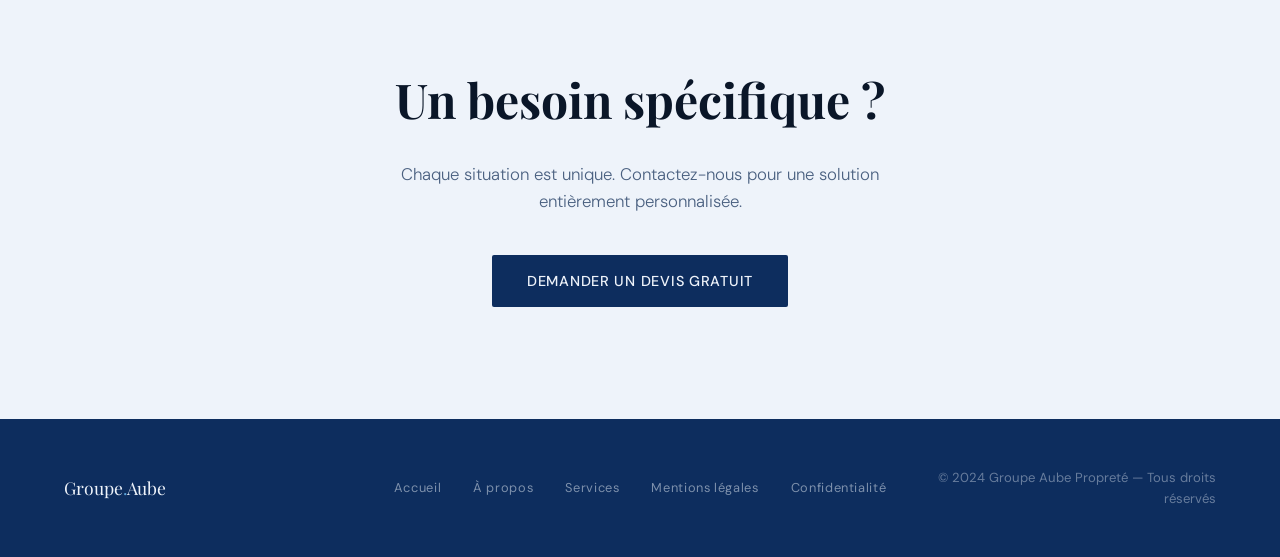
<file: services.html>
<!DOCTYPE html>
<html lang="fr">
<head>
  <meta charset="UTF-8" />
  <meta name="viewport" content="width=device-width, initial-scale=1.0"/>
  <title>Nos Services — Groupe Aube Propreté</title>
  <meta name="description" content="Découvrez toutes les prestations de nettoyage professionnel de Groupe Aube Propreté : nettoyage en profondeur, désinfection, sols, copropriétés et plus encore."/>
    <meta name="robots" content="index, follow"/>
  <meta name="author" content="Groupe Aube Propreté"/>
  <meta property="og:title" content="Nos Services — Groupe Aube Propreté"/>
  <meta property="og:description" content="Nettoyage en profondeur, désinfection, sols, copropriétés et plus. Devis gratuit."/>
  <meta property="og:type" content="website"/>
  <link rel="canonical" href="https://groupeaube.fr/services.html"/>
  <link href="https://fonts.googleapis.com/css2?family=Playfair+Display:wght@400;700&family=DM+Sans:wght@300;400;500&display=swap" rel="stylesheet"/>
  <link rel="stylesheet" href="assets/css/style.css"/>
  <style>
    .fade-in {
      opacity: 0;
      transform: translateY(20px);
      transition: opacity 0.6s ease, transform 0.6s ease;
    }
    .fade-in.visible {
      opacity: 1;
      transform: translateY(0);
    }
  </style>
</head>
<body>

  <!-- NAVIGATION -->
  <nav>
    <a href="index.html" class="nav-logo">Groupe<span>.</span>Aube</a>
    <button class="nav-toggle" aria-label="Ouvrir le menu" aria-expanded="false">
      <span></span>
      <span></span>
      <span></span>
    </button>
    <ul class="nav-links">
         <li><a href="services.html">Services</a></li>
        <li><a href="about.html">À propos</a></li>
        <li><a href="connexion.php">Mon espace</a></li>
        <li><a href="#contact" class="nav-cta">Devis gratuit</a></li>
    </ul>
  </nav>

  <!-- HERO -->
  <section class="page-hero">
    <span class="page-hero-label">Ce que nous faisons</span>
    <h1>Des prestations <em>sur mesure</em><br>pour chaque besoin</h1>
    <p>De la désinfection intensive aux contrats d'entretien régulier, nous adaptons chaque prestation à vos contraintes et à vos exigences.</p>
  </section>

  <!-- SERVICES DÉTAILLÉS -->
  <section class="services-page">
    <div>
      <span class="section-label">Nos prestations</span>
      <h2 class="section-title">L'ensemble de nos services</h2>
    </div>
    <div class="services-page-grid">

      <div class="service-detail-card fade-in">
        <span class="service-detail-icon">🧹</span>
        <h3>Nettoyage en profondeur</h3>
        <p>Désinfection intensive à l'aide de désinfectants enregistrés et autorisés en France. Idéal pour une remise à neuf complète de vos locaux.</p>
        <ul class="service-detail-list">
          <li>Traitement de toutes les surfaces</li>
          <li>Désinfection des zones sensibles</li>
          <li>Rapport d'intervention fourni</li>
          <li>Intervention possible le week-end</li>
        </ul>
        <a href="index.html#contact" class="btn-primary">Demander un devis</a>
      </div>

      <div class="service-detail-card fade-in">
        <span class="service-detail-icon">🧪</span>
        <h3>Désinfection & Débarras</h3>
        <p>Un espace entièrement désinfecté, indispensable pour maintenir un environnement sain et productif. Prise en charge complète du débarras.</p>
        <ul class="service-detail-list">
          <li>Produits biocides homologués</li>
          <li>Évacuation des encombrants</li>
          <li>Traitement anti-bactérien</li>
          <li>Certificat de désinfection disponible</li>
        </ul>
        <a href="index.html#contact" class="btn-primary">Demander un devis</a>
      </div>

      <div class="service-detail-card fade-in">
        <span class="service-detail-icon">🌿</span>
        <h3>Nettoyage écologique</h3>
        <p>Nos services éco-responsables minimisent l'impact environnemental sans sacrifier la qualité. Produits certifiés et méthodes durables.</p>
        <ul class="service-detail-list">
          <li>Produits certifiés Écolabel européen</li>
          <li>Microfibre haute performance</li>
          <li>Réduction des déchets plastiques</li>
          <li>Bilan carbone optimisé</li>
        </ul>
        <a href="index.html#contact" class="btn-primary">Demander un devis</a>
      </div>

      <div class="service-detail-card fade-in">
        <span class="service-detail-icon">✨</span>
        <h3>Sols, Tapis & Ameublement</h3>
        <p>Nos techniciens utilisent un processus en 4 étapes pour différents types de sols, tapis et surfaces rembourrées. Résultats garantis.</p>
        <ul class="service-detail-list">
          <li>Diagnostic du type de surface</li>
          <li>Traitement adapté par matière</li>
          <li>Extraction en profondeur</li>
          <li>Traitement anti-taches en finition</li>
        </ul>
        <a href="index.html#contact" class="btn-primary">Demander un devis</a>
      </div>

      <div class="service-detail-card fade-in">
        <span class="service-detail-icon">🏢</span>
        <h3>Copropriété & Syndic</h3>
        <p>Nettoyage régulier des parties communes : halls, escaliers, ascenseurs, caves, parkings. Contrats sur mesure pour syndics et gestionnaires.</p>
        <ul class="service-detail-list">
          <li>Contrats hebdomadaires ou mensuels</li>
          <li>Rapport d'intervention signé</li>
          <li>Interlocuteur dédié</li>
          <li>Intervention discrète hors heures de bureau</li>
        </ul>
        <a href="index.html#contact" class="btn-primary">Demander un devis</a>
      </div>

      <div class="service-detail-card fade-in">
        <span class="service-detail-icon">💼</span>
        <h3>Bureaux & Locaux professionnels</h3>
        <p>Entretien régulier ou ponctuel de vos bureaux, open-spaces, salles de réunion et espaces communs. Planning adapté à vos horaires.</p>
        <ul class="service-detail-list">
          <li>Nettoyage quotidien ou hebdomadaire</li>
          <li>Gestion des consommables</li>
          <li>Équipe fixe et formée à vos locaux</li>
          <li>Intervention avant ou après ouverture</li>
        </ul>
        <a href="index.html#contact" class="btn-primary">Demander un devis</a>
      </div>

    </div>
  </section>

  <!-- RÉASSURANCE -->
  <section class="reassurance">
    <div class="section-header" style="color: var(--creme); margin-bottom: 3rem;">
      <div>
        <span class="section-label">Pourquoi nous choisir</span>
        <h2 class="section-title">Nos engagements qualité</h2>
      </div>
    </div>
    <div class="reassurance-grid">
      <div class="reassurance-item fade-in">
        <span class="reassurance-icon">⚡</span>
        <h3>Réponse en 24h</h3>
        <p>Chaque demande de devis reçoit une réponse personnalisée sous 24 heures ouvrées.</p>
      </div>
      <div class="reassurance-item fade-in">
        <span class="reassurance-icon">🌿</span>
        <h3>Éco-responsable</h3>
        <p>Produits certifiés écologiques, méthodes respectueuses de l'environnement.</p>
      </div>
      <div class="reassurance-item fade-in">
        <span class="reassurance-icon">🛡️</span>
        <h3>Agents certifiés</h3>
        <p>Tous nos agents sont formés, assurés et expérimentés dans leurs domaines.</p>
      </div>
      <div class="reassurance-item fade-in">
        <span class="reassurance-icon">📋</span>
        <h3>Contrats flexibles</h3>
        <p>Interventions ponctuelles ou contrats récurrents, adaptés à votre budget.</p>
      </div>
    </div>
  </section>

  <!-- CTA -->
  <section class="cta-section">
    <h2>Un besoin spécifique ?</h2>
    <p>Chaque situation est unique. Contactez-nous pour une solution entièrement personnalisée.</p>
    <a href="index.html#contact" class="btn-primary">Demander un devis gratuit</a>
  </section>

  <!-- FOOTER -->
  <footer>
    <span class="footer-logo">Groupe<span>.</span>Aube</span>
    <ul class="footer-links">
      <li><a href="index.html">Accueil</a></li>
      <li><a href="about.html">À propos</a></li>
      <li><a href="services.html">Services</a></li>
      <li><a href="#">Mentions légales</a></li>
      <li><a href="politique-confidentialite.html">Confidentialité</a></li>
    </ul>
    <span class="footer-copy">© 2024 Groupe Aube Propreté — Tous droits réservés</span>
  </footer>

  <script src="assets/js/main.js"></script>
  <button class="scroll-top-btn" aria-label="Retour en haut">↑</button>
<!-- BANNIÈRE COOKIES RGPD -->
<div class="cookie-banner" id="cookie-banner">
  <div class="cookie-banner-text">
    <p>
      🍪 Nous utilisons des cookies techniques essentiels au fonctionnement du site.
      Aucun cookie publicitaire ou de traçage n'est utilisé.
      <a href="politique-confidentialite.html">En savoir plus</a>
    </p>
  </div>
  <div class="cookie-banner-btns">
    <button class="cookie-btn-refuse" onclick="refuserCookies()">Continuer sans accepter</button>
    <button class="cookie-btn-accept" onclick="accepterCookies()">J'accepte</button>
  </div>
</div>
</body>
</html>
</file>
<file: assets/css/style.css>
/* ============================================================
   GROUPE AUBE PROPRETÉ — Feuille de style globale
   Auteur : [Ton Prénom] — Stage 2024
   Description : CSS centralisé pour toutes les pages du site
   ============================================================ */

/* ========================
   VARIABLES DE COULEURS
   (Charte graphique Groupe Aube — à ne jamais modifier)
======================== */
:root {
  --noir:       #0a1628;   /* Fond sombre, textes foncés */
  --bleu:       #0d2d5e;   /* Bleu marine profond */
  --bleu-clair: #1a4a8a;   /* Bleu intermédiaire */
  --creme:      #eef3fa;   /* Fond clair, textes sur fond sombre */
  --or:         #5ba3d9;   /* Couleur accent (bleu ciel) */
  --or-clair:   #89c0e8;   /* Accent clair pour hover */
  --gris:       #4a6080;   /* Textes secondaires */
  --blanc:      #ffffff;
}

/* ========================
   RESET & BASE
======================== */
*, *::before, *::after {
  margin: 0;
  padding: 0;
  box-sizing: border-box;
}

html { scroll-behavior: smooth; }

body {
  font-family: 'DM Sans', sans-serif;
  background-color: var(--creme);
  color: var(--noir);
  font-size: 16px;
  line-height: 1.6;
}

/* ========================
   NAVIGATION FIXE
======================== */
nav {
  position: fixed;
  top: 0; left: 0; right: 0;
  z-index: 100;
  display: flex;
  justify-content: space-between;
  align-items: center;
  padding: 1.2rem 4rem;
  background: rgba(238, 243, 250, 0.95);
  backdrop-filter: blur(10px);
  border-bottom: 1px solid rgba(91,163,217,0.2);
  transition: box-shadow 0.3s, padding 0.3s;
}

/* Navigation compacte au scroll */
nav.scrolled {
  padding: 0.8rem 4rem;
  box-shadow: 0 2px 20px rgba(0,0,0,0.08);
}

.nav-logo {
  font-family: 'Playfair Display', serif;
  font-size: 1.4rem;
  font-weight: 700;
  color: var(--noir);
  letter-spacing: 0.02em;
  text-decoration: none;
  transition: opacity 0.3s;
}

.nav-logo:hover { opacity: 0.8; }
.nav-logo span { color: var(--or); }

.nav-links {
  display: flex;
  gap: 2.5rem;
  list-style: none;
  align-items: center;
}

.nav-links a {
  text-decoration: none;
  color: var(--gris);
  font-size: 0.9rem;
  font-weight: 500;
  letter-spacing: 0.05em;
  text-transform: uppercase;
  transition: color 0.3s;
  position: relative;
}

/* Soulignement animé au hover */
.nav-links a::after {
  content: '';
  position: absolute;
  bottom: -4px; left: 0;
  width: 0; height: 1px;
  background: var(--or);
  transition: width 0.3s;
}

.nav-links a:hover::after { width: 100%; }
.nav-links a:hover { color: var(--or); }
.nav-links a.active { color: var(--or); }
.nav-links a.active::after { width: 100%; }

/* Bouton CTA dans la nav */
.nav-cta {
  background: var(--noir) !important;
  color: var(--creme) !important;
  padding: 0.55rem 1.4rem;
  border-radius: 2px;
  transition: background 0.3s, transform 0.2s !important;
}

.nav-cta::after { display: none !important; } /* Pas de soulignement sur le CTA */
.nav-cta:hover {
  background: var(--or) !important;
  color: var(--noir) !important;
  transform: translateY(-1px);
}

/* ── Menu hamburger mobile ── */
.nav-toggle {
  display: none;
  flex-direction: column;
  gap: 5px;
  cursor: pointer;
  background: none;
  border: none;
  padding: 4px;
}

.nav-toggle span {
  display: block;
  width: 24px; height: 2px;
  background: var(--noir);
  border-radius: 2px;
  transition: all 0.3s;
}

/* ========================
   BOUTONS RÉUTILISABLES
======================== */
.btn-primary {
  background: var(--bleu);
  color: var(--creme);
  padding: 0.9rem 2.2rem;
  text-decoration: none;
  font-size: 0.9rem;
  font-weight: 500;
  letter-spacing: 0.05em;
  text-transform: uppercase;
  border-radius: 2px;
  transition: background 0.3s, transform 0.2s;
  display: inline-block;
  border: none;
  cursor: pointer;
  font-family: 'DM Sans', sans-serif;
}

.btn-primary:hover {
  background: var(--or);
  color: var(--noir);
  transform: translateY(-2px);
}

.btn-secondary {
  color: var(--gris);
  text-decoration: none;
  font-size: 0.9rem;
  font-weight: 500;
  display: inline-flex;
  align-items: center;
  gap: 0.5rem;
  transition: color 0.3s, gap 0.3s;
}

.btn-secondary:hover {
  color: var(--or);
  gap: 0.8rem; /* La flèche s'éloigne au hover → effet dynamique */
}

/* ========================
   ÉLÉMENTS DE SECTION RÉUTILISABLES
======================== */
.section-label {
  font-size: 0.75rem;
  letter-spacing: 0.2em;
  text-transform: uppercase;
  color: var(--or);
  margin-bottom: 0.8rem;
  display: block;
}

.section-title {
  font-family: 'Playfair Display', serif;
  font-size: clamp(2rem, 4vw, 3rem);
  line-height: 1.15;
}

/* ========================
   HERO — Section principale
======================== */
.hero {
  min-height: 100vh;
  display: flex;
  align-items: center;
  padding: 8rem 4rem 4rem;
  position: relative;
  overflow: hidden;
  background: var(--creme);
}

/* Halo décoratif en arrière-plan */
.hero::before {
  content: '';
  position: absolute;
  top: -100px; right: -100px;
  width: 600px; height: 600px;
  background: radial-gradient(circle, rgba(91,163,217,0.1) 0%, transparent 70%);
  pointer-events: none;
  animation: pulse-halo 4s ease-in-out infinite alternate;
}

@keyframes pulse-halo {
  from { transform: scale(1); opacity: 0.6; }
  to   { transform: scale(1.1); opacity: 1; }
}

.hero-content { max-width: 680px; }

.hero-eyebrow {
  display: inline-block;
  font-size: 0.78rem;
  font-weight: 500;
  letter-spacing: 0.2em;
  text-transform: uppercase;
  color: var(--or);
  margin-bottom: 1.5rem;
  padding-bottom: 0.5rem;
  border-bottom: 1px solid var(--or);
}

.hero h1 {
  font-family: 'Playfair Display', serif;
  font-size: clamp(2.8rem, 6vw, 5rem);
  line-height: 1.1;
  color: var(--noir);
  margin-bottom: 1.8rem;
}

.hero h1 em {
  font-style: italic;
  color: var(--or);
}

.hero-desc {
  font-size: 1.1rem;
  color: var(--gris);
  max-width: 480px;
  margin-bottom: 2.5rem;
  font-weight: 300;
  line-height: 1.8;
}

.hero-btns {
  display: flex;
  gap: 1.5rem;
  align-items: center;
  flex-wrap: wrap;
}

/* Bloc image à droite du hero */
.hero-image {
  position: absolute;
  right: 4rem; top: 50%;
  transform: translateY(-50%);
  width: 42%;
  max-width: 520px;
}

.hero-image .image-box {
  width: 100%;
  padding-bottom: 120%;
  background: linear-gradient(135deg, #0d2d5e 0%, #1a4a8a 50%, #2461ae 100%);
  border-radius: 4px;
  position: relative;
  overflow: hidden;
}

/* Motif hachuré décoratif sur l'image placeholder */
.hero-image .image-box::after {
  content: '';
  position: absolute;
  inset: 0;
  background: repeating-linear-gradient(
    45deg,
    transparent,
    transparent 20px,
    rgba(91,163,217,0.04) 20px,
    rgba(91,163,217,0.04) 21px
  );
}

/* Pastille badges sur l'image hero */
.hero-badge {
  position: absolute;
  background: var(--creme);
  border-radius: 4px;
  padding: 0.8rem 1.2rem;
  box-shadow: 0 8px 30px rgba(0,0,0,0.12);
  z-index: 2;
}

.hero-badge.badge-top {
  top: 2rem; left: -3rem;
}

.hero-badge.badge-bottom {
  bottom: 3rem; left: -2rem;
}

.badge-value {
  font-family: 'Playfair Display', serif;
  font-size: 1.6rem;
  font-weight: 700;
  color: var(--noir);
  line-height: 1;
}

.badge-label {
  font-size: 0.7rem;
  color: var(--gris);
  text-transform: uppercase;
  letter-spacing: 0.1em;
}

.image-caption {
  margin-top: 1rem;
  font-size: 0.78rem;
  color: var(--gris);
  letter-spacing: 0.1em;
  text-transform: uppercase;
  text-align: right;
}

/* ========================
   BANDEAU DE CONFIANCE
   (Nouveau — juste sous le hero)
======================== */
.trust-bar {
  background: var(--noir);
  padding: 1.5rem 4rem;
  display: flex;
  justify-content: center;
  align-items: center;
  gap: 3rem;
  flex-wrap: wrap;
}

.trust-item {
  display: flex;
  align-items: center;
  gap: 0.6rem;
  color: var(--creme);
  font-size: 0.85rem;
  font-weight: 300;
  letter-spacing: 0.03em;
}

.trust-item .trust-icon {
  color: var(--or);
  font-size: 1rem;
  flex-shrink: 0;
}

/* ========================
   SERVICES
======================== */
.services {
  padding: 7rem 4rem;
  background: var(--bleu-clair);
  color: var(--creme);
}

.section-header {
  display: flex;
  justify-content: space-between;
  align-items: flex-end;
  margin-bottom: 4rem;
  gap: 2rem;
}

.section-desc {
  max-width: 360px;
  color: rgba(238,243,250,0.6);
  font-size: 0.95rem;
  font-weight: 300;
  line-height: 1.7;
}

.services-grid {
  display: grid;
  grid-template-columns: repeat(3, 1fr);
  gap: 1.5px;
  background: #0a1e3d;
}

.service-card {
  background: var(--noir);
  padding: 2.5rem;
  transition: background 0.3s, transform 0.3s;
  cursor: default;
}

.service-card:hover {
  background: #0f2040;
  transform: translateY(-3px);
}

.service-number {
  font-family: 'Playfair Display', serif;
  font-size: 3rem;
  color: var(--or);
  opacity: 0.3;
  line-height: 1;
  margin-bottom: 1.5rem;
}

.service-card h3 {
  font-family: 'Playfair Display', serif;
  font-size: 1.3rem;
  margin-bottom: 1rem;
  color: var(--creme);
}

.service-card p {
  font-size: 0.9rem;
  color: #6a8ab0;
  line-height: 1.7;
  font-weight: 300;
}

/* Lien "En savoir plus" dans la carte service */
.service-link {
  display: inline-flex;
  align-items: center;
  gap: 0.4rem;
  margin-top: 1.5rem;
  font-size: 0.8rem;
  color: var(--or);
  text-decoration: none;
  letter-spacing: 0.08em;
  text-transform: uppercase;
  transition: gap 0.3s;
}

.service-link:hover { gap: 0.7rem; }

/* ========================
   À PROPOS (section accueil)
======================== */
.about {
  padding: 7rem 4rem;
  display: grid;
  grid-template-columns: 1fr 1fr;
  gap: 5rem;
  align-items: center;
}

.about-image .img-wrapper {
  width: 100%;
  padding-bottom: 110%;
  background: linear-gradient(160deg, var(--bleu) 0%, var(--bleu-clair) 100%);
  border-radius: 4px;
  position: relative;
}

.about-image .img-wrapper::before {
  content: 'Photo équipe';
  position: absolute;
  top: 50%; left: 50%;
  transform: translate(-50%,-50%);
  font-size: 0.8rem;
  letter-spacing: 0.15em;
  color: rgba(238,243,250,0.4);
  text-transform: uppercase;
}

.about-tag {
  display: inline-block;
  background: var(--or);
  color: var(--noir);
  font-size: 0.72rem;
  font-weight: 600;
  letter-spacing: 0.15em;
  text-transform: uppercase;
  padding: 0.35rem 0.9rem;
  border-radius: 1px;
  margin-bottom: 1.5rem;
}

.about h2 {
  font-family: 'Playfair Display', serif;
  font-size: clamp(1.8rem, 3vw, 2.6rem);
  line-height: 1.2;
  margin-bottom: 1.5rem;
}

.about p {
  color: var(--gris);
  font-size: 0.95rem;
  line-height: 1.8;
  font-weight: 300;
  margin-bottom: 1.2rem;
}

.about-stats {
  display: flex;
  gap: 2.5rem;
  margin-top: 2.5rem;
  padding-top: 2rem;
  border-top: 1px solid rgba(0,0,0,0.1);
}

.stat-value {
  font-family: 'Playfair Display', serif;
  font-size: 2.2rem;
  color: var(--bleu);
  font-weight: 700;
}

.stat-label {
  font-size: 0.78rem;
  color: var(--gris);
  text-transform: uppercase;
  letter-spacing: 0.1em;
}

/* ========================
   SECTION RÉASSURANCE
   (Nouveau — bloc de confiance avant contact)
======================== */
.reassurance {
  padding: 5rem 4rem;
  background: var(--bleu);
  color: var(--creme);
}

.reassurance-grid {
  display: grid;
  grid-template-columns: repeat(4, 1fr);
  gap: 2rem;
  text-align: center;
}

.reassurance-item {
  padding: 2rem 1rem;
  border: 1px solid rgba(91,163,217,0.15);
  border-radius: 4px;
  transition: border-color 0.3s, transform 0.3s;
}

.reassurance-item:hover {
  border-color: var(--or);
  transform: translateY(-4px);
}

.reassurance-icon {
  font-size: 2rem;
  margin-bottom: 1rem;
  display: block;
}

.reassurance-item h3 {
  font-family: 'Playfair Display', serif;
  font-size: 1.1rem;
  margin-bottom: 0.6rem;
  color: var(--creme);
}

.reassurance-item p {
  font-size: 0.83rem;
  color: rgba(238,243,250,0.5);
  line-height: 1.6;
  font-weight: 300;
}

/* ========================
   CONTACT
======================== */
.contact {
  padding: 7rem 4rem;
  background: var(--noir);
  display: grid;
  grid-template-columns: 1fr 1fr;
  gap: 5rem;
  align-items: start;
}

.contact-info .section-label { color: var(--or); }

.contact-info h2 {
  font-family: 'Playfair Display', serif;
  font-size: clamp(2rem, 3.5vw, 2.8rem);
  color: var(--creme);
  line-height: 1.2;
  margin-bottom: 1.5rem;
}

.contact-info p {
  color: #6a8ab0;
  font-size: 0.95rem;
  line-height: 1.8;
  font-weight: 300;
  margin-bottom: 2rem;
}

.contact-details { display: flex; flex-direction: column; gap: 1rem; }

.contact-item {
  display: flex;
  gap: 1rem;
  align-items: center;
  color: #6a8ab0;
  font-size: 0.9rem;
}

.contact-item strong { color: var(--or); font-weight: 500; min-width: 80px; }

/* Formulaire */
.contact-form { display: flex; flex-direction: column; gap: 1.2rem; }

.form-group { display: flex; flex-direction: column; gap: 0.5rem; }

.form-group label {
  font-size: 0.78rem;
  font-weight: 500;
  letter-spacing: 0.12em;
  text-transform: uppercase;
  color: #6a8ab0;
}

.form-group input,
.form-group textarea,
.form-group select {
  background: #0f2040;
  border: 1px solid #1a3a6a;
  color: var(--creme);
  padding: 0.85rem 1rem;
  font-family: 'DM Sans', sans-serif;
  font-size: 0.95rem;
  border-radius: 2px;
  outline: none;
  transition: border-color 0.3s;
}

.form-group input::placeholder,
.form-group textarea::placeholder { color: #3a5a80; }

.form-group select option { background: #0f2040; }

.form-group input:focus,
.form-group textarea:focus,
.form-group select:focus { border-color: var(--or); }

.form-group textarea { resize: vertical; min-height: 130px; }

.form-row { display: grid; grid-template-columns: 1fr 1fr; gap: 1.2rem; }

/* Case RGPD */
.rgpd-group {
  display: flex;
  align-items: flex-start;
  gap: 0.8rem;
}

.rgpd-group input[type="checkbox"] {
  width: 16px; height: 16px;
  flex-shrink: 0;
  margin-top: 3px;
  accent-color: var(--or);
  cursor: pointer;
}

.rgpd-group label {
  font-size: 0.78rem;
  color: #4a6080;
  line-height: 1.5;
  text-transform: none;
  letter-spacing: 0;
}

.rgpd-group label a { color: var(--or); }

.btn-submit {
  background: var(--bleu-clair);
  color: var(--creme);
  border: none;
  padding: 1rem 2.5rem;
  font-family: 'DM Sans', sans-serif;
  font-size: 0.9rem;
  font-weight: 600;
  letter-spacing: 0.08em;
  text-transform: uppercase;
  cursor: pointer;
  border-radius: 2px;
  align-self: flex-start;
  transition: background 0.3s, transform 0.2s;
}

.btn-submit:hover { background: var(--or-clair); transform: translateY(-2px); }

/* ========================
   FOOTER
======================== */
footer {
  background: var(--bleu);
  color: var(--creme);
  padding: 3rem 4rem;
  display: grid;
  grid-template-columns: 1fr auto 1fr;
  align-items: center;
  gap: 2rem;
  font-size: 0.82rem;
}

.footer-logo {
  font-family: 'Playfair Display', serif;
  color: var(--creme);
  font-size: 1.1rem;
}

.footer-logo span { color: var(--or); }

.footer-links {
  display: flex;
  gap: 2rem;
  list-style: none;
  justify-content: center;
}

.footer-links a {
  color: rgba(238,243,250,0.5);
  text-decoration: none;
  font-size: 0.8rem;
  letter-spacing: 0.05em;
  transition: color 0.3s;
}

.footer-links a:hover { color: var(--or); }

.footer-copy {
  text-align: right;
  color: rgba(238,243,250,0.4);
}

/* ========================
   RESPONSIVE — Mobile First
======================== */
@media (max-width: 900px) {
  /* Nav mobile */
  nav { padding: 1.2rem 1.5rem; }
  nav.scrolled { padding: 0.9rem 1.5rem; }

  .nav-links {
    display: none;
    position: absolute;
    top: 100%; left: 0; right: 0;
    background: rgba(238, 243, 250, 0.98);
    backdrop-filter: blur(10px);
    flex-direction: column;
    padding: 1.5rem;
    gap: 1.2rem;
    border-bottom: 1px solid rgba(91,163,217,0.2);
  }

  .nav-links.open { display: flex; }
  .nav-toggle { display: flex; }

  /* Hero mobile */
  .hero {
    flex-direction: column;
    padding: 7rem 1.5rem 3rem;
    min-height: auto;
  }

  .hero-content { max-width: 100%; }

  .hero-image {
    position: relative;
    right: auto; top: auto;
    transform: none;
    width: 100%;
    max-width: 100%;
    margin-top: 2.5rem;
  }

  /* Sections générales */
  .services { padding: 4rem 1.5rem; }
  .services-grid { grid-template-columns: 1fr; gap: 1px; }
  .section-header { flex-direction: column; align-items: flex-start; }
  .section-desc { max-width: 100%; }

  .about { grid-template-columns: 1fr; gap: 2rem; padding: 4rem 1.5rem; }
  .about-stats { gap: 1.5rem; flex-wrap: wrap; }

  .reassurance { padding: 3rem 1.5rem; }
  .reassurance-grid { grid-template-columns: repeat(2, 1fr); }

  .contact { grid-template-columns: 1fr; gap: 2.5rem; padding: 4rem 1.5rem; }
  .form-row { grid-template-columns: 1fr; }

  .trust-bar { padding: 1.2rem 1.5rem; gap: 1rem; justify-content: flex-start; }

  footer { grid-template-columns: 1fr; text-align: center; padding: 2rem 1.5rem; gap: 1rem; }
  .footer-copy { text-align: center; }
  .footer-links { flex-wrap: wrap; justify-content: center; }
}
/* ============================================================
   STYLES PAGES INTÉRIEURES (about.html, services.html)
   Ajouté Jour 2
   ============================================================ */

/* ── Hero des pages intérieures ── */
.page-hero {
  padding: 10rem 4rem 6rem;
  background: var(--noir);
  color: var(--creme);
  position: relative;
  overflow: hidden;
}

.page-hero::before {
  content: '';
  position: absolute;
  top: -100px; right: -100px;
  width: 500px; height: 500px;
  background: radial-gradient(circle, rgba(91,163,217,0.08) 0%, transparent 70%);
  pointer-events: none;
}

.page-hero-label {
  font-size: 0.75rem;
  letter-spacing: 0.2em;
  text-transform: uppercase;
  color: var(--or);
  margin-bottom: 1.5rem;
  display: block;
}

.page-hero h1 {
  font-family: 'Playfair Display', serif;
  font-size: clamp(2.5rem, 5vw, 4rem);
  line-height: 1.1;
  max-width: 700px;
  margin-bottom: 1.5rem;
}

.page-hero h1 em {
  font-style: italic;
  color: var(--or);
}

.page-hero p {
  color: #6a8ab0;
  font-size: 1.1rem;
  max-width: 550px;
  font-weight: 300;
  line-height: 1.8;
}

/* ── Section Histoire (about.html) ── */
.histoire {
  padding: 7rem 4rem;
  display: grid;
  grid-template-columns: 1fr 1fr;
  gap: 5rem;
  align-items: center;
}

.histoire-image {
  position: relative;
}

.histoire-image .img-main {
  width: 100%;
  padding-bottom: 120%;
  background: linear-gradient(160deg, var(--bleu) 0%, var(--bleu-clair) 100%);
  border-radius: 4px;
  position: relative;
  overflow: hidden;
}

.histoire-image .img-main::before {
  content: 'Photo équipe';
  position: absolute;
  top: 50%; left: 50%;
  transform: translate(-50%, -50%);
  font-size: 0.8rem;
  letter-spacing: 0.15em;
  color: rgba(238,243,250,0.4);
  text-transform: uppercase;
}

.histoire-image .img-accent {
  position: absolute;
  bottom: -2rem;
  right: -2rem;
  width: 45%;
  padding-bottom: 45%;
  background: var(--or);
  border-radius: 4px;
}

.histoire-image .img-accent::before {
  content: '2006';
  position: absolute;
  top: 50%; left: 50%;
  transform: translate(-50%, -50%);
  font-family: 'Playfair Display', serif;
  font-size: 1.8rem;
  font-weight: 700;
  color: var(--noir);
}

.histoire-tag {
  display: inline-block;
  background: var(--or);
  color: var(--noir);
  font-size: 0.72rem;
  font-weight: 600;
  letter-spacing: 0.15em;
  text-transform: uppercase;
  padding: 0.35rem 0.9rem;
  border-radius: 1px;
  margin-bottom: 1.5rem;
}

.histoire h2 {
  font-family: 'Playfair Display', serif;
  font-size: clamp(1.8rem, 3vw, 2.6rem);
  line-height: 1.2;
  margin-bottom: 1.5rem;
}

.histoire p {
  color: var(--gris);
  font-size: 0.95rem;
  line-height: 1.8;
  font-weight: 300;
  margin-bottom: 1.2rem;
}

/* ── Section Valeurs (about.html) ── */
.valeurs {
  padding: 7rem 4rem;
  background: var(--noir);
  color: var(--creme);
}

.valeurs-header {
  text-align: center;
  margin-bottom: 4rem;
}

.valeurs-header h2 {
  font-family: 'Playfair Display', serif;
  font-size: clamp(2rem, 4vw, 3rem);
  margin-top: 0.8rem;
}

.valeurs-grid {
  display: grid;
  grid-template-columns: repeat(3, 1fr);
  gap: 2rem;
}

.valeur-card {
  padding: 2.5rem;
  border: 1px solid #1a3a6a;
  border-radius: 4px;
  transition: border-color 0.3s, transform 0.3s;
}

.valeur-card:hover {
  border-color: var(--or);
  transform: translateY(-4px);
}

.valeur-number {
  font-family: 'Playfair Display', serif;
  font-size: 3rem;
  color: var(--or);
  opacity: 0.3;
  line-height: 1;
  margin-bottom: 1.5rem;
}

.valeur-card h3 {
  font-family: 'Playfair Display', serif;
  font-size: 1.3rem;
  margin-bottom: 1rem;
  color: var(--creme);
}

.valeur-card p {
  font-size: 0.9rem;
  color: #6a8ab0;
  line-height: 1.7;
  font-weight: 300;
}

/* ── Section Équipe (about.html) ── */
.equipe {
  padding: 7rem 4rem;
  background: var(--creme);
}

.equipe-header {
  margin-bottom: 4rem;
}

.equipe-header h2 {
  font-family: 'Playfair Display', serif;
  font-size: clamp(2rem, 4vw, 3rem);
  margin-top: 0.5rem;
}

.equipe-grid {
  display: grid;
  grid-template-columns: repeat(4, 1fr);
  gap: 2rem;
}

.membre-card {
  text-align: center;
  transition: transform 0.3s;
}

.membre-card:hover { transform: translateY(-4px); }

.membre-photo {
  width: 100%;
  padding-bottom: 100%;
  background: linear-gradient(160deg, var(--bleu) 0%, var(--bleu-clair) 100%);
  border-radius: 4px;
  position: relative;
  margin-bottom: 1.2rem;
  overflow: hidden;
}

.membre-photo::before {
  content: 'Photo';
  position: absolute;
  top: 50%; left: 50%;
  transform: translate(-50%, -50%);
  font-size: 0.75rem;
  letter-spacing: 0.1em;
  color: rgba(238,243,250,0.4);
  text-transform: uppercase;
}

.membre-nom {
  font-family: 'Playfair Display', serif;
  font-size: 1.1rem;
  margin-bottom: 0.3rem;
  color: var(--noir);
}

.membre-role {
  font-size: 0.82rem;
  color: var(--or);
  letter-spacing: 0.1em;
  text-transform: uppercase;
}

/* ── Chiffres clés (about.html) ── */
.chiffres {
  padding: 5rem 4rem;
  background: var(--bleu-clair);
}

.chiffres-grid {
  display: grid;
  grid-template-columns: repeat(4, 1fr);
  gap: 2rem;
  text-align: center;
}

.chiffre-value {
  font-family: 'Playfair Display', serif;
  font-size: 3rem;
  font-weight: 700;
  color: var(--creme);
  line-height: 1;
  margin-bottom: 0.5rem;
}

.chiffre-label {
  font-size: 0.82rem;
  color: rgba(238,243,250,0.6);
  text-transform: uppercase;
  letter-spacing: 0.1em;
}

/* ── Page Services ── */
.services-page {
  padding: 7rem 4rem;
  background: var(--creme);
}

.services-page-grid {
  display: grid;
  grid-template-columns: repeat(2, 1fr);
  gap: 2rem;
  margin-top: 4rem;
}

.service-detail-card {
  background: var(--blanc);
  border: 1px solid rgba(91,163,217,0.15);
  border-radius: 4px;
  padding: 3rem;
  transition: border-color 0.3s, transform 0.3s, box-shadow 0.3s;
  position: relative;
  overflow: hidden;
}

.service-detail-card::before {
  content: '';
  position: absolute;
  top: 0; left: 0;
  width: 3px; height: 0;
  background: var(--or);
  transition: height 0.4s;
}

.service-detail-card:hover::before { height: 100%; }

.service-detail-card:hover {
  border-color: var(--or);
  transform: translateY(-4px);
  box-shadow: 0 12px 40px rgba(91,163,217,0.12);
}

.service-detail-icon {
  font-size: 2.5rem;
  margin-bottom: 1.5rem;
  display: block;
}

.service-detail-card h3 {
  font-family: 'Playfair Display', serif;
  font-size: 1.4rem;
  margin-bottom: 1rem;
  color: var(--noir);
}

.service-detail-card p {
  color: var(--gris);
  font-size: 0.92rem;
  line-height: 1.8;
  font-weight: 300;
  margin-bottom: 1.5rem;
}

.service-detail-list {
  list-style: none;
  display: flex;
  flex-direction: column;
  gap: 0.5rem;
  margin-bottom: 2rem;
}

.service-detail-list li {
  font-size: 0.85rem;
  color: var(--gris);
  padding-left: 1.2rem;
  position: relative;
}

.service-detail-list li::before {
  content: '→';
  position: absolute;
  left: 0;
  color: var(--or);
  font-size: 0.8rem;
}

/* ── CTA section (partagée) ── */
.cta-section {
  padding: 7rem 4rem;
  text-align: center;
  background: var(--creme);
}

.cta-section h2 {
  font-family: 'Playfair Display', serif;
  font-size: clamp(2rem, 4vw, 3rem);
  margin-bottom: 1.5rem;
}

.cta-section p {
  color: var(--gris);
  font-size: 1.05rem;
  max-width: 500px;
  margin: 0 auto 2.5rem;
  font-weight: 300;
}

/* ── Responsive Jour 2 ── */
@media (max-width: 900px) {
  .page-hero { padding: 7rem 1.5rem 4rem; }
  .histoire { grid-template-columns: 1fr; gap: 3rem; padding: 4rem 1.5rem; }
  .histoire-image .img-accent { display: none; }
  .valeurs { padding: 4rem 1.5rem; }
  .valeurs-grid { grid-template-columns: 1fr; }
  .equipe { padding: 4rem 1.5rem; }
  .equipe-grid { grid-template-columns: repeat(2, 1fr); }
  .chiffres { padding: 3rem 1.5rem; }
  .chiffres-grid { grid-template-columns: repeat(2, 1fr); }
  .services-page { padding: 4rem 1.5rem; }
  .services-page-grid { grid-template-columns: 1fr; }
  .cta-section { padding: 4rem 1.5rem; }
}
/* ============================================================
   STYLES PAGE CONTACT & MERCI
   Ajouté Jour 3
   ============================================================ */

/* ── Page contact hero spécifique ── */
.contact-page-hero {
  padding: 10rem 4rem 5rem;
  background: var(--noir);
  color: var(--creme);
  position: relative;
  overflow: hidden;
  display: grid;
  grid-template-columns: 1fr 1fr;
  gap: 5rem;
  align-items: center;
}

.contact-page-hero::before {
  content: '';
  position: absolute;
  top: -100px; right: -100px;
  width: 500px; height: 500px;
  background: radial-gradient(circle, rgba(91,163,217,0.08) 0%, transparent 70%);
  pointer-events: none;
}

.contact-page-hero-text { position: relative; z-index: 1; }

.contact-page-hero-text .page-hero-label {
  font-size: 0.75rem;
  letter-spacing: 0.2em;
  text-transform: uppercase;
  color: var(--or);
  margin-bottom: 1.5rem;
  display: block;
}

.contact-page-hero-text h1 {
  font-family: 'Playfair Display', serif;
  font-size: clamp(2.2rem, 4vw, 3.5rem);
  line-height: 1.15;
  margin-bottom: 1.5rem;
  color: var(--creme);
}

.contact-page-hero-text h1 em {
  font-style: italic;
  color: var(--or);
}

.contact-page-hero-text p {
  color: #6a8ab0;
  font-size: 1rem;
  font-weight: 300;
  line-height: 1.8;
  margin-bottom: 2rem;
}

/* Infos de contact dans le hero */
.hero-contact-details {
  display: flex;
  flex-direction: column;
  gap: 1.2rem;
  margin-top: 2rem;
  padding-top: 2rem;
  border-top: 1px solid #1a3a6a;
}

.hero-contact-item {
  display: flex;
  align-items: center;
  gap: 1rem;
  color: #6a8ab0;
  font-size: 0.9rem;
}

.hero-contact-icon {
  width: 36px; height: 36px;
  background: #0f2040;
  border: 1px solid #1a3a6a;
  border-radius: 4px;
  display: flex;
  align-items: center;
  justify-content: center;
  font-size: 1rem;
  flex-shrink: 0;
}

.hero-contact-item strong {
  display: block;
  color: var(--or);
  font-size: 0.72rem;
  letter-spacing: 0.1em;
  text-transform: uppercase;
  margin-bottom: 0.1rem;
}

/* Formulaire dans le hero contact */
.contact-page-form-wrapper {
  position: relative;
  z-index: 1;
  background: rgba(15, 32, 64, 0.6);
  border: 1px solid #1a3a6a;
  border-radius: 4px;
  padding: 2.5rem;
  backdrop-filter: blur(10px);
}

.contact-page-form-wrapper h2 {
  font-family: 'Playfair Display', serif;
  font-size: 1.4rem;
  color: var(--creme);
  margin-bottom: 1.8rem;
  padding-bottom: 1rem;
  border-bottom: 1px solid #1a3a6a;
}

/* ── Étapes du formulaire (indicateur de progression) ── */
.form-steps {
  display: flex;
  gap: 0;
  margin-bottom: 2rem;
  position: relative;
}

.form-steps::before {
  content: '';
  position: absolute;
  top: 14px; left: 14px; right: 14px;
  height: 1px;
  background: #1a3a6a;
  z-index: 0;
}

.form-step {
  display: flex;
  flex-direction: column;
  align-items: center;
  gap: 0.4rem;
  flex: 1;
  position: relative;
  z-index: 1;
}

.step-circle {
  width: 28px; height: 28px;
  border-radius: 50%;
  background: #0f2040;
  border: 1px solid #1a3a6a;
  display: flex;
  align-items: center;
  justify-content: center;
  font-size: 0.75rem;
  color: #4a6080;
  font-weight: 600;
  transition: all 0.3s;
}

.form-step.active .step-circle {
  background: var(--or);
  border-color: var(--or);
  color: var(--noir);
}

.form-step.done .step-circle {
  background: #1a4a8a;
  border-color: var(--or);
  color: var(--or);
}

.step-label {
  font-size: 0.65rem;
  color: #4a6080;
  text-transform: uppercase;
  letter-spacing: 0.08em;
  text-align: center;
}

.form-step.active .step-label { color: var(--or); }

/* Panneau de chaque étape */
.form-panel { display: none; }
.form-panel.active { display: block; }

/* Boutons navigation formulaire */
.form-nav-btns {
  display: flex;
  justify-content: space-between;
  align-items: center;
  margin-top: 1.5rem;
  gap: 1rem;
}

.btn-next, .btn-prev {
  padding: 0.85rem 1.8rem;
  font-family: 'DM Sans', sans-serif;
  font-size: 0.85rem;
  font-weight: 600;
  letter-spacing: 0.08em;
  text-transform: uppercase;
  border-radius: 2px;
  cursor: pointer;
  border: none;
  transition: background 0.3s, transform 0.2s;
}

.btn-next {
  background: var(--or);
  color: var(--noir);
  margin-left: auto;
}

.btn-next:hover { background: var(--or-clair); transform: translateY(-2px); }

.btn-prev {
  background: transparent;
  color: #6a8ab0;
  border: 1px solid #1a3a6a;
}

.btn-prev:hover { border-color: var(--or); color: var(--or); }

/* ── Page Merci ── */
.merci-section {
  min-height: 100vh;
  display: flex;
  align-items: center;
  justify-content: center;
  background: var(--creme);
  padding: 8rem 4rem;
  text-align: center;
}

.merci-content {
  max-width: 600px;
}

.merci-icon {
  width: 80px; height: 80px;
  background: var(--bleu);
  border-radius: 50%;
  display: flex;
  align-items: center;
  justify-content: center;
  font-size: 2rem;
  margin: 0 auto 2rem;
}

.merci-content h1 {
  font-family: 'Playfair Display', serif;
  font-size: clamp(2rem, 4vw, 3rem);
  color: var(--noir);
  margin-bottom: 1rem;
}

.merci-content h1 em { color: var(--or); font-style: italic; }

.merci-content p {
  color: var(--gris);
  font-size: 1rem;
  line-height: 1.8;
  font-weight: 300;
  margin-bottom: 2rem;
}

.merci-details {
  background: var(--blanc);
  border: 1px solid rgba(91,163,217,0.15);
  border-radius: 4px;
  padding: 1.5rem 2rem;
  margin: 2rem 0;
  text-align: left;
  display: flex;
  flex-direction: column;
  gap: 0.8rem;
}

.merci-detail-item {
  display: flex;
  align-items: center;
  gap: 0.8rem;
  font-size: 0.88rem;
  color: var(--gris);
}

.merci-detail-item span:first-child { color: var(--or); font-size: 1rem; }

/* ── Responsive Jour 3 ── */
/* ========================
   RESPONSIVE COMPLET — Mobile First
   Tout ce qui concerne les écrans < 900px
======================== */
@media (max-width: 900px) {

  /* ── Navigation ── */
  nav { padding: 1rem 1.5rem; }
  nav.scrolled { padding: 0.8rem 1.5rem; }

  .nav-links {
    display: none;
    position: absolute;
    top: 100%; left: 0; right: 0;
    background: rgba(238, 243, 250, 0.98);
    backdrop-filter: blur(10px);
    flex-direction: column;
    padding: 1.5rem;
    gap: 1.2rem;
    border-bottom: 1px solid rgba(91,163,217,0.2);
    box-shadow: 0 8px 20px rgba(0,0,0,0.08);
  }

  .nav-links.open { display: flex; }
  .nav-toggle { display: flex; }

  /* ── Hero accueil ── */
  .hero {
    flex-direction: column;
    padding: 6rem 1.5rem 3rem;
    min-height: auto;
  }

  .hero-content { max-width: 100%; }

  .hero-image {
    position: relative;
    right: auto; top: auto;
    transform: none;
    width: 100%;
    max-width: 100%;
    margin-top: 2rem;
  }

  .hero-badge.badge-top { top: 1rem; left: 0; }
  .hero-badge.badge-bottom { bottom: 1rem; left: 0; }

  /* ── Trust bar ── */
  .trust-bar {
    padding: 1.2rem 1.5rem;
    gap: 1rem;
    justify-content: flex-start;
    overflow-x: auto;
  }

  .trust-item { flex-shrink: 0; }

  /* ── Services accueil ── */
  .services { padding: 4rem 1.5rem; }
  .services-grid { grid-template-columns: 1fr; gap: 1px; }
  .section-header { flex-direction: column; align-items: flex-start; gap: 1rem; }
  .section-desc { max-width: 100%; }

  /* ── About accueil ── */
  .about { grid-template-columns: 1fr; gap: 2rem; padding: 4rem 1.5rem; }
  .about-stats { gap: 1.5rem; flex-wrap: wrap; }

  /* ── Réassurance ── */
  .reassurance { padding: 3rem 1.5rem; }
  .reassurance-grid { grid-template-columns: repeat(2, 1fr); gap: 1rem; }

  /* ── Contact accueil ── */
  .contact { grid-template-columns: 1fr; gap: 2.5rem; padding: 4rem 1.5rem; }
  .form-row { grid-template-columns: 1fr; }

  /* ── Footer ── */
  footer {
    grid-template-columns: 1fr;
    text-align: center;
    padding: 2rem 1.5rem;
    gap: 1rem;
  }
  .footer-copy { text-align: center; }
  .footer-links { flex-wrap: wrap; justify-content: center; }

  /* ── Pages intérieures ── */
  .page-hero { padding: 7rem 1.5rem 4rem; }

  .histoire { grid-template-columns: 1fr; gap: 3rem; padding: 4rem 1.5rem; }
  .histoire-image .img-accent { display: none; }

  .valeurs { padding: 4rem 1.5rem; }
  .valeurs-grid { grid-template-columns: 1fr; gap: 1rem; }

  .equipe { padding: 4rem 1.5rem; }
  .equipe-grid { grid-template-columns: repeat(2, 1fr); gap: 1rem; }

  .chiffres { padding: 3rem 1.5rem; }
  .chiffres-grid { grid-template-columns: repeat(2, 1fr); gap: 1rem; }

  .services-page { padding: 4rem 1.5rem; }
  .services-page-grid { grid-template-columns: 1fr; }

  .cta-section { padding: 4rem 1.5rem; }

  /* ── Contact page ── */
  .contact-page-hero {
    grid-template-columns: 1fr;
    gap: 2.5rem;
    padding: 7rem 1.5rem 3rem;
  }

  .contact-page-form-wrapper { padding: 1.5rem; }
  .step-label { font-size: 0.55rem; }

  /* ── Merci page ── */
  .merci-section { padding: 6rem 1.5rem; }
}

/* Très petits écrans */
@media (max-width: 480px) {
  .hero h1 { font-size: 2.2rem; }
  .reassurance-grid { grid-template-columns: 1fr; }
  .equipe-grid { grid-template-columns: 1fr; }
  .chiffres-grid { grid-template-columns: repeat(2, 1fr); }
  .hero-btns { flex-direction: column; align-items: flex-start; }
}

/* ============================================================
   STYLES PAGE DEVIS-PRO — Thème immersif bleu nuit
   Ajouté Jour 5
   ============================================================ */

/* ── Variables supplémentaires thème nuit ── */
:root {
  --nuit:        #050d1a;
  --nuit-clair:  #0a1628;
  --nuit-accent: #0d2145;
  --etoile:      #7ab8e8;
  --vert-ok:     #2ecc71;
}

/* ── Navigation thème nuit ── */
.nav-nuit {
  background: rgba(5, 13, 26, 0.95) !important;
  border-bottom: 1px solid rgba(91,163,217,0.15) !important;
}

.nav-nuit .nav-logo { color: var(--creme) !important; }
.nav-nuit .nav-links a { color: rgba(238,243,250,0.6) !important; }
.nav-nuit .nav-links a:hover { color: var(--or) !important; }
.nav-nuit .nav-toggle span { background: var(--creme) !important; }

/* ── Hero immersif ── */
.hero-nuit {
  min-height: 100vh;
  background: var(--nuit);
  position: relative;
  overflow: hidden;
  display: flex;
  align-items: center;
  justify-content: center;
  text-align: center;
  padding: 8rem 4rem 4rem;
}

/* Étoiles animées en arrière-plan */
.hero-nuit::before {
  content: '';
  position: absolute;
  inset: 0;
  background-image:
    radial-gradient(1px 1px at 10% 20%, rgba(122,184,232,0.8) 0%, transparent 100%),
    radial-gradient(1px 1px at 25% 60%, rgba(122,184,232,0.6) 0%, transparent 100%),
    radial-gradient(1px 1px at 40% 15%, rgba(238,243,250,0.7) 0%, transparent 100%),
    radial-gradient(1px 1px at 55% 80%, rgba(122,184,232,0.5) 0%, transparent 100%),
    radial-gradient(1px 1px at 70% 35%, rgba(238,243,250,0.8) 0%, transparent 100%),
    radial-gradient(1px 1px at 85% 65%, rgba(122,184,232,0.6) 0%, transparent 100%),
    radial-gradient(1px 1px at 92% 10%, rgba(238,243,250,0.7) 0%, transparent 100%),
    radial-gradient(2px 2px at 15% 85%, rgba(91,163,217,0.4) 0%, transparent 100%),
    radial-gradient(2px 2px at 60% 50%, rgba(91,163,217,0.3) 0%, transparent 100%),
    radial-gradient(1px 1px at 78% 90%, rgba(238,243,250,0.5) 0%, transparent 100%);
  animation: scintiller 6s ease-in-out infinite alternate;
}

@keyframes scintiller {
  from { opacity: 0.6; transform: scale(1); }
  to   { opacity: 1;   transform: scale(1.02); }
}

/* Halo central */
.hero-nuit::after {
  content: '';
  position: absolute;
  top: 50%; left: 50%;
  transform: translate(-50%, -50%);
  width: 600px; height: 600px;
  background: radial-gradient(circle, rgba(91,163,217,0.08) 0%, transparent 70%);
  pointer-events: none;
}

.hero-nuit-content {
  position: relative;
  z-index: 2;
  max-width: 800px;
}

.hero-nuit-badge {
  display: inline-flex;
  align-items: center;
  gap: 0.5rem;
  background: rgba(91,163,217,0.1);
  border: 1px solid rgba(91,163,217,0.3);
  color: var(--or);
  font-size: 0.75rem;
  letter-spacing: 0.2em;
  text-transform: uppercase;
  padding: 0.5rem 1.2rem;
  border-radius: 50px;
  margin-bottom: 2rem;
}

.hero-nuit h1 {
  font-family: 'Playfair Display', serif;
  font-size: clamp(2.5rem, 6vw, 5rem);
  line-height: 1.1;
  color: var(--creme);
  margin-bottom: 1.5rem;
}

.hero-nuit h1 em {
  font-style: italic;
  color: var(--or);
  display: block;
}

.hero-nuit p {
  color: rgba(238,243,250,0.6);
  font-size: 1.1rem;
  font-weight: 300;
  line-height: 1.8;
  max-width: 600px;
  margin: 0 auto 3rem;
}

.hero-nuit-stats {
  display: flex;
  justify-content: center;
  gap: 3rem;
  flex-wrap: wrap;
  margin-top: 3rem;
  padding-top: 3rem;
  border-top: 1px solid rgba(91,163,217,0.15);
}

.hero-stat {
  text-align: center;
}

.hero-stat-value {
  font-family: 'Playfair Display', serif;
  font-size: 2rem;
  font-weight: 700;
  color: var(--or);
  line-height: 1;
  margin-bottom: 0.3rem;
}

.hero-stat-label {
  font-size: 0.75rem;
  color: rgba(238,243,250,0.4);
  text-transform: uppercase;
  letter-spacing: 0.1em;
}

/* ── Calculateur de prix ── */
.calculateur {
  background: var(--nuit);
  padding: 7rem 4rem;
  color: var(--creme);
}

.calculateur-wrapper {
  display: grid;
  grid-template-columns: 1fr 1fr;
  gap: 4rem;
  align-items: start;
  max-width: 1100px;
  margin: 0 auto;
}

.calculateur-form-side { }

.calculateur-result-side {
  position: sticky;
  top: 100px;
}

.calc-result-card {
  background: var(--nuit-accent);
  border: 1px solid rgba(91,163,217,0.2);
  border-radius: 8px;
  padding: 2.5rem;
  text-align: center;
}

.calc-result-card h3 {
  font-family: 'Playfair Display', serif;
  font-size: 1.2rem;
  color: rgba(238,243,250,0.6);
  margin-bottom: 1.5rem;
  font-weight: 400;
}

.prix-estime {
  font-family: 'Playfair Display', serif;
  font-size: 3.5rem;
  font-weight: 700;
  color: var(--or);
  line-height: 1;
  margin-bottom: 0.5rem;
  transition: all 0.4s ease;
}

.prix-periode {
  font-size: 0.85rem;
  color: rgba(238,243,250,0.4);
  margin-bottom: 2rem;
}

.prix-detail {
  display: flex;
  flex-direction: column;
  gap: 0.8rem;
  margin: 1.5rem 0;
  text-align: left;
  border-top: 1px solid rgba(91,163,217,0.15);
  padding-top: 1.5rem;
}

.prix-detail-item {
  display: flex;
  justify-content: space-between;
  font-size: 0.85rem;
  color: rgba(238,243,250,0.5);
}

.prix-detail-item span:last-child { color: var(--creme); }

.calc-disclaimer {
  font-size: 0.72rem;
  color: rgba(238,243,250,0.3);
  line-height: 1.5;
  margin-top: 1.5rem;
  padding-top: 1rem;
  border-top: 1px solid rgba(91,163,217,0.1);
}

/* Options du calculateur */
.calc-options {
  display: flex;
  flex-direction: column;
  gap: 2rem;
}

.calc-group label {
  display: block;
  font-size: 0.78rem;
  font-weight: 500;
  letter-spacing: 0.12em;
  text-transform: uppercase;
  color: rgba(238,243,250,0.5);
  margin-bottom: 0.8rem;
}

.calc-group-title {
  font-family: 'Playfair Display', serif;
  font-size: 1.1rem;
  color: var(--creme);
  margin-bottom: 1rem;
  display: block;
}

/* Boutons de sélection (radio stylés) */
.option-btns {
  display: flex;
  flex-wrap: wrap;
  gap: 0.6rem;
}

.option-btn {
  padding: 0.6rem 1.2rem;
  background: var(--nuit-accent);
  border: 1px solid rgba(91,163,217,0.2);
  border-radius: 4px;
  color: rgba(238,243,250,0.6);
  font-size: 0.85rem;
  cursor: pointer;
  transition: all 0.2s;
  font-family: 'DM Sans', sans-serif;
}

.option-btn:hover {
  border-color: var(--or);
  color: var(--or);
}

.option-btn.selected {
  background: rgba(91,163,217,0.15);
  border-color: var(--or);
  color: var(--or);
}

/* Slider superficie */
.superficie-slider {
  width: 100%;
  -webkit-appearance: none;
  height: 3px;
  background: rgba(91,163,217,0.2);
  border-radius: 2px;
  outline: none;
  margin: 1rem 0;
}

.superficie-slider::-webkit-slider-thumb {
  -webkit-appearance: none;
  width: 18px; height: 18px;
  border-radius: 50%;
  background: var(--or);
  cursor: pointer;
  box-shadow: 0 0 10px rgba(91,163,217,0.4);
}

.superficie-value {
  font-family: 'Playfair Display', serif;
  font-size: 1.5rem;
  color: var(--or);
  font-weight: 700;
}

/* ── Section Galerie avant/après ── */
.galerie {
  background: var(--nuit-clair);
  padding: 7rem 4rem;
  color: var(--creme);
}

.galerie-grid {
  display: grid;
  grid-template-columns: repeat(3, 1fr);
  gap: 1.5rem;
  margin-top: 4rem;
}

.galerie-item {
  position: relative;
  border-radius: 4px;
  overflow: hidden;
  cursor: pointer;
}

.galerie-before-after {
  position: relative;
  width: 100%;
  padding-bottom: 70%;
  overflow: hidden;
}

.galerie-img {
  position: absolute;
  inset: 0;
  display: flex;
  align-items: center;
  justify-content: center;
  font-size: 0.75rem;
  letter-spacing: 0.1em;
  text-transform: uppercase;
  transition: opacity 0.5s;
}

.galerie-img.avant {
  background: linear-gradient(135deg, #1a1a2e 0%, #16213e 100%);
  color: rgba(238,243,250,0.3);
}

.galerie-img.apres {
  background: linear-gradient(135deg, var(--bleu) 0%, var(--bleu-clair) 100%);
  color: rgba(238,243,250,0.6);
  opacity: 0;
}

.galerie-item:hover .galerie-img.avant { opacity: 0; }
.galerie-item:hover .galerie-img.apres { opacity: 1; }

.galerie-label {
  position: absolute;
  top: 1rem; left: 1rem;
  background: rgba(5,13,26,0.8);
  color: var(--or);
  font-size: 0.65rem;
  letter-spacing: 0.15em;
  text-transform: uppercase;
  padding: 0.3rem 0.7rem;
  border-radius: 2px;
  z-index: 2;
  transition: opacity 0.3s;
}

.galerie-label-apres {
  position: absolute;
  top: 1rem; left: 1rem;
  background: rgba(91,163,217,0.2);
  color: var(--creme);
  font-size: 0.65rem;
  letter-spacing: 0.15em;
  text-transform: uppercase;
  padding: 0.3rem 0.7rem;
  border-radius: 2px;
  z-index: 2;
  opacity: 0;
  transition: opacity 0.3s;
}

.galerie-item:hover .galerie-label { opacity: 0; }
.galerie-item:hover .galerie-label-apres { opacity: 1; }

.galerie-info {
  padding: 1.2rem;
  background: var(--nuit-accent);
}

.galerie-info h4 {
  font-family: 'Playfair Display', serif;
  font-size: 1rem;
  margin-bottom: 0.3rem;
}

.galerie-info p {
  font-size: 0.8rem;
  color: rgba(238,243,250,0.4);
}

/* ── Système de RDV ── */
.rdv-section {
  background: var(--nuit);
  padding: 7rem 4rem;
  color: var(--creme);
}

.rdv-wrapper {
  display: grid;
  grid-template-columns: 1fr 1fr;
  gap: 4rem;
  align-items: start;
  max-width: 1100px;
  margin: 0 auto;
}

.rdv-info h3 {
  font-family: 'Playfair Display', serif;
  font-size: 1.8rem;
  margin-bottom: 1rem;
}

.rdv-info p {
  color: rgba(238,243,250,0.5);
  font-size: 0.95rem;
  line-height: 1.8;
  font-weight: 300;
  margin-bottom: 2rem;
}

.rdv-avantages {
  display: flex;
  flex-direction: column;
  gap: 1rem;
}

.rdv-avantage {
  display: flex;
  align-items: center;
  gap: 0.8rem;
  font-size: 0.9rem;
  color: rgba(238,243,250,0.6);
}

.rdv-avantage-icon {
  width: 32px; height: 32px;
  background: rgba(91,163,217,0.1);
  border: 1px solid rgba(91,163,217,0.2);
  border-radius: 50%;
  display: flex;
  align-items: center;
  justify-content: center;
  font-size: 0.9rem;
  flex-shrink: 0;
}

/* Calendrier de RDV */
.rdv-form {
  background: var(--nuit-accent);
  border: 1px solid rgba(91,163,217,0.15);
  border-radius: 8px;
  padding: 2.5rem;
}

.rdv-form h4 {
  font-family: 'Playfair Display', serif;
  font-size: 1.3rem;
  margin-bottom: 2rem;
  padding-bottom: 1rem;
  border-bottom: 1px solid rgba(91,163,217,0.15);
}

/* Créneaux horaires */
.creneaux-grid {
  display: grid;
  grid-template-columns: repeat(3, 1fr);
  gap: 0.5rem;
  margin-top: 0.8rem;
}

.creneau-btn {
  padding: 0.6rem;
  background: var(--nuit);
  border: 1px solid rgba(91,163,217,0.15);
  border-radius: 4px;
  color: rgba(238,243,250,0.5);
  font-size: 0.8rem;
  cursor: pointer;
  transition: all 0.2s;
  font-family: 'DM Sans', sans-serif;
  text-align: center;
}

.creneau-btn:hover {
  border-color: var(--or);
  color: var(--or);
}

.creneau-btn.selected {
  background: rgba(91,163,217,0.15);
  border-color: var(--or);
  color: var(--or);
}

.creneau-btn.indisponible {
  opacity: 0.3;
  cursor: not-allowed;
  text-decoration: line-through;
}

/* Champs nuit */
.form-nuit .form-group label {
  color: rgba(238,243,250,0.4);
}

.form-nuit .form-group input,
.form-nuit .form-group select,
.form-nuit .form-group textarea {
  background: var(--nuit);
  border: 1px solid rgba(91,163,217,0.15);
  color: var(--creme);
}

.form-nuit .form-group input:focus,
.form-nuit .form-group select:focus,
.form-nuit .form-group textarea:focus {
  border-color: var(--or);
}

.form-nuit .form-group input::placeholder,
.form-nuit .form-group textarea::placeholder {
  color: rgba(238,243,250,0.2);
}

/* ── Responsive Jour 5 ── */
@media (max-width: 900px) {
  .hero-nuit { padding: 6rem 1.5rem 3rem; }
  .hero-nuit-stats { gap: 1.5rem; }
  .calculateur { padding: 4rem 1.5rem; }
  .calculateur-wrapper { grid-template-columns: 1fr; gap: 2rem; }
  .calculateur-result-side { position: relative; top: 0; }
  .galerie { padding: 4rem 1.5rem; }
  .galerie-grid { grid-template-columns: 1fr; }
  .rdv-section { padding: 4rem 1.5rem; }
  .rdv-wrapper { grid-template-columns: 1fr; gap: 2rem; }
  .creneaux-grid { grid-template-columns: repeat(2, 1fr); }
}

/* ============================================================
   STYLES JOUR 7 — FAQ + Bouton retour haut + Témoignages
   ============================================================ */

/* ── FAQ Interactive ── */
.faq-section {
  padding: 7rem 4rem;
  background: var(--creme);
}

.faq-section .section-header {
  margin-bottom: 3rem;
}

.faq-list {
  max-width: 800px;
  margin: 0 auto;
  display: flex;
  flex-direction: column;
  gap: 0;
}

.faq-item {
  border-bottom: 1px solid rgba(91,163,217,0.15);
  overflow: hidden;
}

.faq-item:first-child {
  border-top: 1px solid rgba(91,163,217,0.15);
}

.faq-question {
  width: 100%;
  background: none;
  border: none;
  padding: 1.5rem 0;
  display: flex;
  justify-content: space-between;
  align-items: center;
  cursor: pointer;
  text-align: left;
  font-family: 'DM Sans', sans-serif;
  font-size: 1rem;
  font-weight: 500;
  color: var(--noir);
  transition: color 0.3s;
  gap: 1rem;
}

.faq-question:hover { color: var(--or); }

.faq-question.active { color: var(--bleu); }

.faq-icon {
  width: 28px; height: 28px;
  border: 1px solid rgba(91,163,217,0.3);
  border-radius: 50%;
  display: flex;
  align-items: center;
  justify-content: center;
  font-size: 1rem;
  color: var(--or);
  flex-shrink: 0;
  transition: transform 0.3s, background 0.3s;
  line-height: 1;
}

.faq-question.active .faq-icon {
  transform: rotate(45deg);
  background: var(--or);
  color: var(--noir);
  border-color: var(--or);
}

.faq-answer {
  max-height: 0;
  overflow: hidden;
  transition: max-height 0.4s ease, padding 0.3s;
}

.faq-answer.open {
  max-height: 300px;
}

.faq-answer-inner {
  padding: 0 0 1.5rem 0;
  color: var(--gris);
  font-size: 0.95rem;
  line-height: 1.8;
  font-weight: 300;
}

/* ── Témoignages clients ── */
.temoignages {
  padding: 7rem 4rem;
  background: var(--noir);
  color: var(--creme);
}

.temoignages-header {
  text-align: center;
  margin-bottom: 4rem;
}

.temoignages-header h2 {
  font-family: 'Playfair Display', serif;
  font-size: clamp(2rem, 4vw, 3rem);
  margin-top: 0.8rem;
}

.temoignages-grid {
  display: grid;
  grid-template-columns: repeat(3, 1fr);
  gap: 2rem;
}

.temoignage-card {
  background: #0a1e3d;
  border: 1px solid rgba(91,163,217,0.1);
  border-radius: 8px;
  padding: 2rem;
  transition: border-color 0.3s, transform 0.3s;
  position: relative;
}

.temoignage-card:hover {
  border-color: var(--or);
  transform: translateY(-4px);
}

.temoignage-quote {
  font-size: 3rem;
  color: var(--or);
  opacity: 0.3;
  font-family: 'Playfair Display', serif;
  line-height: 0.8;
  margin-bottom: 1rem;
}

.temoignage-texte {
  font-size: 0.92rem;
  color: rgba(238,243,250,0.6);
  line-height: 1.8;
  font-weight: 300;
  font-style: italic;
  margin-bottom: 1.5rem;
}

.temoignage-auteur {
  display: flex;
  align-items: center;
  gap: 0.8rem;
  padding-top: 1rem;
  border-top: 1px solid rgba(91,163,217,0.1);
}

.temoignage-avatar {
  width: 40px; height: 40px;
  border-radius: 50%;
  background: linear-gradient(135deg, var(--bleu) 0%, var(--bleu-clair) 100%);
  display: flex;
  align-items: center;
  justify-content: center;
  font-family: 'Playfair Display', serif;
  font-size: 1rem;
  color: var(--creme);
  font-weight: 700;
  flex-shrink: 0;
}

.temoignage-nom {
  font-weight: 500;
  font-size: 0.9rem;
  color: var(--creme);
}

.temoignage-poste {
  font-size: 0.75rem;
  color: rgba(238,243,250,0.3);
}

.temoignage-etoiles {
  color: var(--or);
  font-size: 0.85rem;
  margin-top: 0.2rem;
}

/* ── Bouton retour en haut ── */
.scroll-top-btn {
  position: fixed;
  bottom: 2rem;
  right: 2rem;
  width: 46px; height: 46px;
  background: var(--noir);
  color: var(--creme);
  border: 1px solid rgba(91,163,217,0.3);
  border-radius: 50%;
  display: flex;
  align-items: center;
  justify-content: center;
  cursor: pointer;
  font-size: 1.1rem;
  transition: all 0.3s;
  opacity: 0;
  transform: translateY(20px);
  pointer-events: none;
  z-index: 99;
  text-decoration: none;
}

.scroll-top-btn.visible {
  opacity: 1;
  transform: translateY(0);
  pointer-events: all;
}

.scroll-top-btn:hover {
  background: var(--or);
  color: var(--noir);
  border-color: var(--or);
  transform: translateY(-3px);
}

/* ── Responsive Jour 7 ── */
@media (max-width: 900px) {
  .faq-section { padding: 4rem 1.5rem; }
  .temoignages { padding: 4rem 1.5rem; }
  .temoignages-grid { grid-template-columns: 1fr; }
  .scroll-top-btn { bottom: 1.5rem; right: 1.5rem; }
}
/* ============================================================
   STYLES JOUR 8 — Pages Inscription / Connexion
   ============================================================ */
.auth-body {
  background: var(--nuit);
  min-height: 100vh;
  display: flex;
  align-items: center;
  justify-content: center;
  padding: 2rem;
}

.auth-wrapper { width: 100%; max-width: 460px; }

.auth-logo { text-align: center; margin-bottom: 2.5rem; }
.auth-logo .nav-logo { font-size: 1.8rem; }

.auth-card {
  background: var(--nuit-accent);
  border: 1px solid rgba(91,163,217,0.15);
  border-radius: 8px;
  padding: 2.5rem;
}

.auth-card h1 {
  font-family: 'Playfair Display', serif;
  font-size: 1.5rem;
  color: var(--creme);
  margin-bottom: 0.5rem;
}

.auth-card p {
  color: rgba(238,243,250,0.4);
  font-size: 0.85rem;
  margin-bottom: 2rem;
}

.auth-switch {
  text-align: center;
  margin-top: 1.5rem;
  font-size: 0.85rem;
  color: rgba(238,243,250,0.3) !important;
}

.auth-switch a { color: var(--or); text-decoration: none; }
.auth-switch a:hover { text-decoration: underline; }

/* Bandeau "vous avez un devis en attente de compte" */
.devis-cta-banner {
  background: rgba(91,163,217,0.08);
  border: 1px solid rgba(91,163,217,0.2);
  border-radius: 8px;
  padding: 1.5rem 2rem;
  display: flex;
  align-items: center;
  justify-content: space-between;
  gap: 1.5rem;
  flex-wrap: wrap;
  margin-top: 2rem;
}

.devis-cta-banner-text h4 {
  font-family: 'Playfair Display', serif;
  color: var(--creme);
  font-size: 1.05rem;
  margin-bottom: 0.3rem;
}

.devis-cta-banner-text p {
  color: rgba(238,243,250,0.5);
  font-size: 0.85rem;
}

.devis-cta-banner .btn-primary {
  white-space: nowrap;
}

/* ============================================================
   STYLES JOUR 9 — Bannière cookies RGPD
   ============================================================ */
.cookie-banner {
  position: fixed;
  bottom: 0; left: 0; right: 0;
  background: var(--nuit-accent);
  border-top: 1px solid rgba(91,163,217,0.15);
  padding: 1.2rem 2rem;
  display: flex;
  align-items: center;
  justify-content: space-between;
  gap: 1.5rem;
  flex-wrap: wrap;
  z-index: 500;
  transform: translateY(100%);
  transition: transform 0.4s ease;
  box-shadow: 0 -4px 20px rgba(0,0,0,0.3);
}

.cookie-banner.visible { transform: translateY(0); }

.cookie-banner-text {
  flex: 1;
  min-width: 200px;
}

.cookie-banner-text p {
  font-size: 0.85rem;
  color: rgba(238,243,250,0.6);
  line-height: 1.6;
  margin: 0;
}

.cookie-banner-text a {
  color: var(--or);
  text-decoration: none;
}

.cookie-banner-text a:hover { text-decoration: underline; }

.cookie-banner-btns {
  display: flex;
  gap: 0.8rem;
  flex-shrink: 0;
  flex-wrap: wrap;
}

.cookie-btn-accept {
  background: var(--or);
  color: var(--noir);
  border: none;
  padding: 0.7rem 1.5rem;
  border-radius: 4px;
  font-family: 'DM Sans', sans-serif;
  font-size: 0.85rem;
  font-weight: 600;
  cursor: pointer;
  transition: background 0.3s;
  white-space: nowrap;
}

.cookie-btn-accept:hover { background: var(--or-clair); }

.cookie-btn-refuse {
  background: transparent;
  color: rgba(238,243,250,0.4);
  border: 1px solid rgba(91,163,217,0.2);
  padding: 0.7rem 1.5rem;
  border-radius: 4px;
  font-family: 'DM Sans', sans-serif;
  font-size: 0.85rem;
  cursor: pointer;
  transition: all 0.3s;
  white-space: nowrap;
}

.cookie-btn-refuse:hover {
  border-color: rgba(238,243,250,0.3);
  color: rgba(238,243,250,0.6);
}

/* ── Responsive Jour 9 ── */
@media (max-width: 900px) {
  .cookie-banner { padding: 1rem 1.5rem; }
  .cookie-banner-btns { width: 100%; }
  .cookie-btn-accept,
  .cookie-btn-refuse { flex: 1; text-align: center; }
}

/* Fix dashboard client */
.dash-body {
  background: #070f1f;
  min-height: 100vh;
  color: var(--creme);
}
</file>
